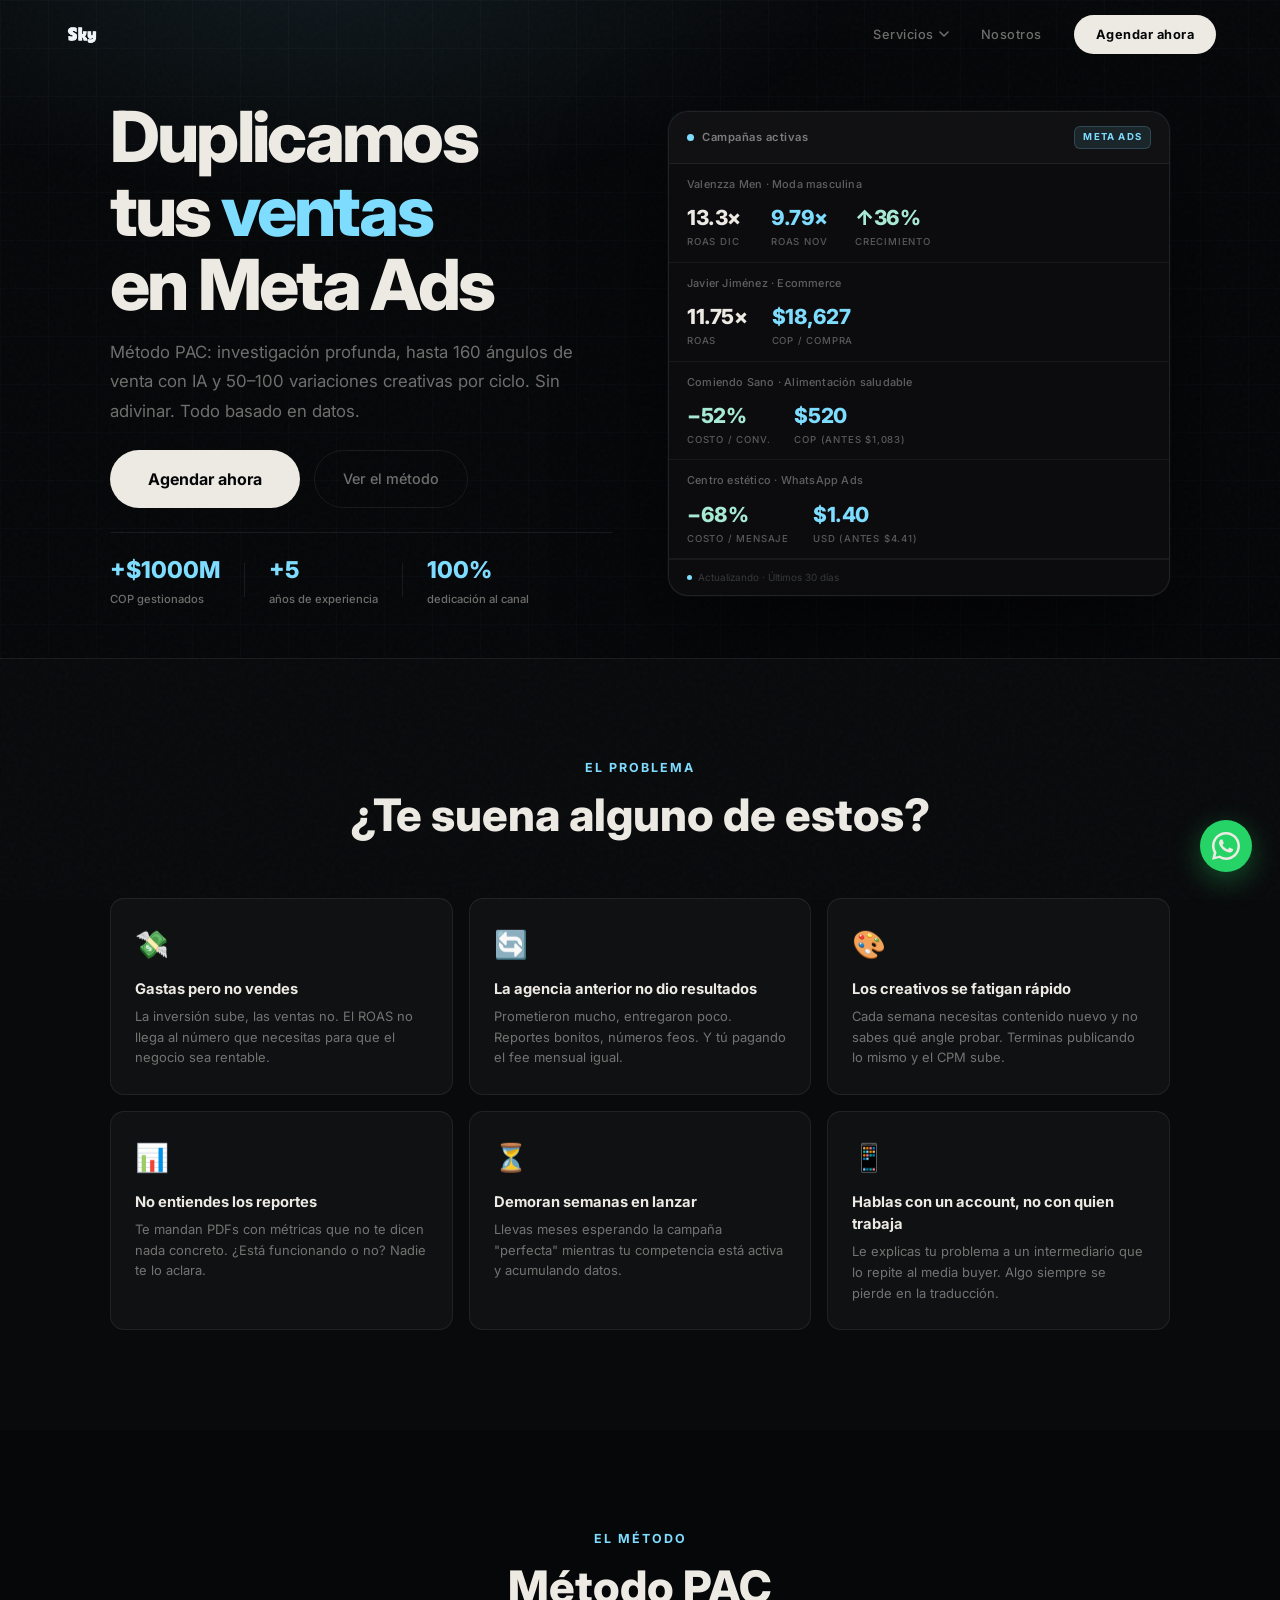
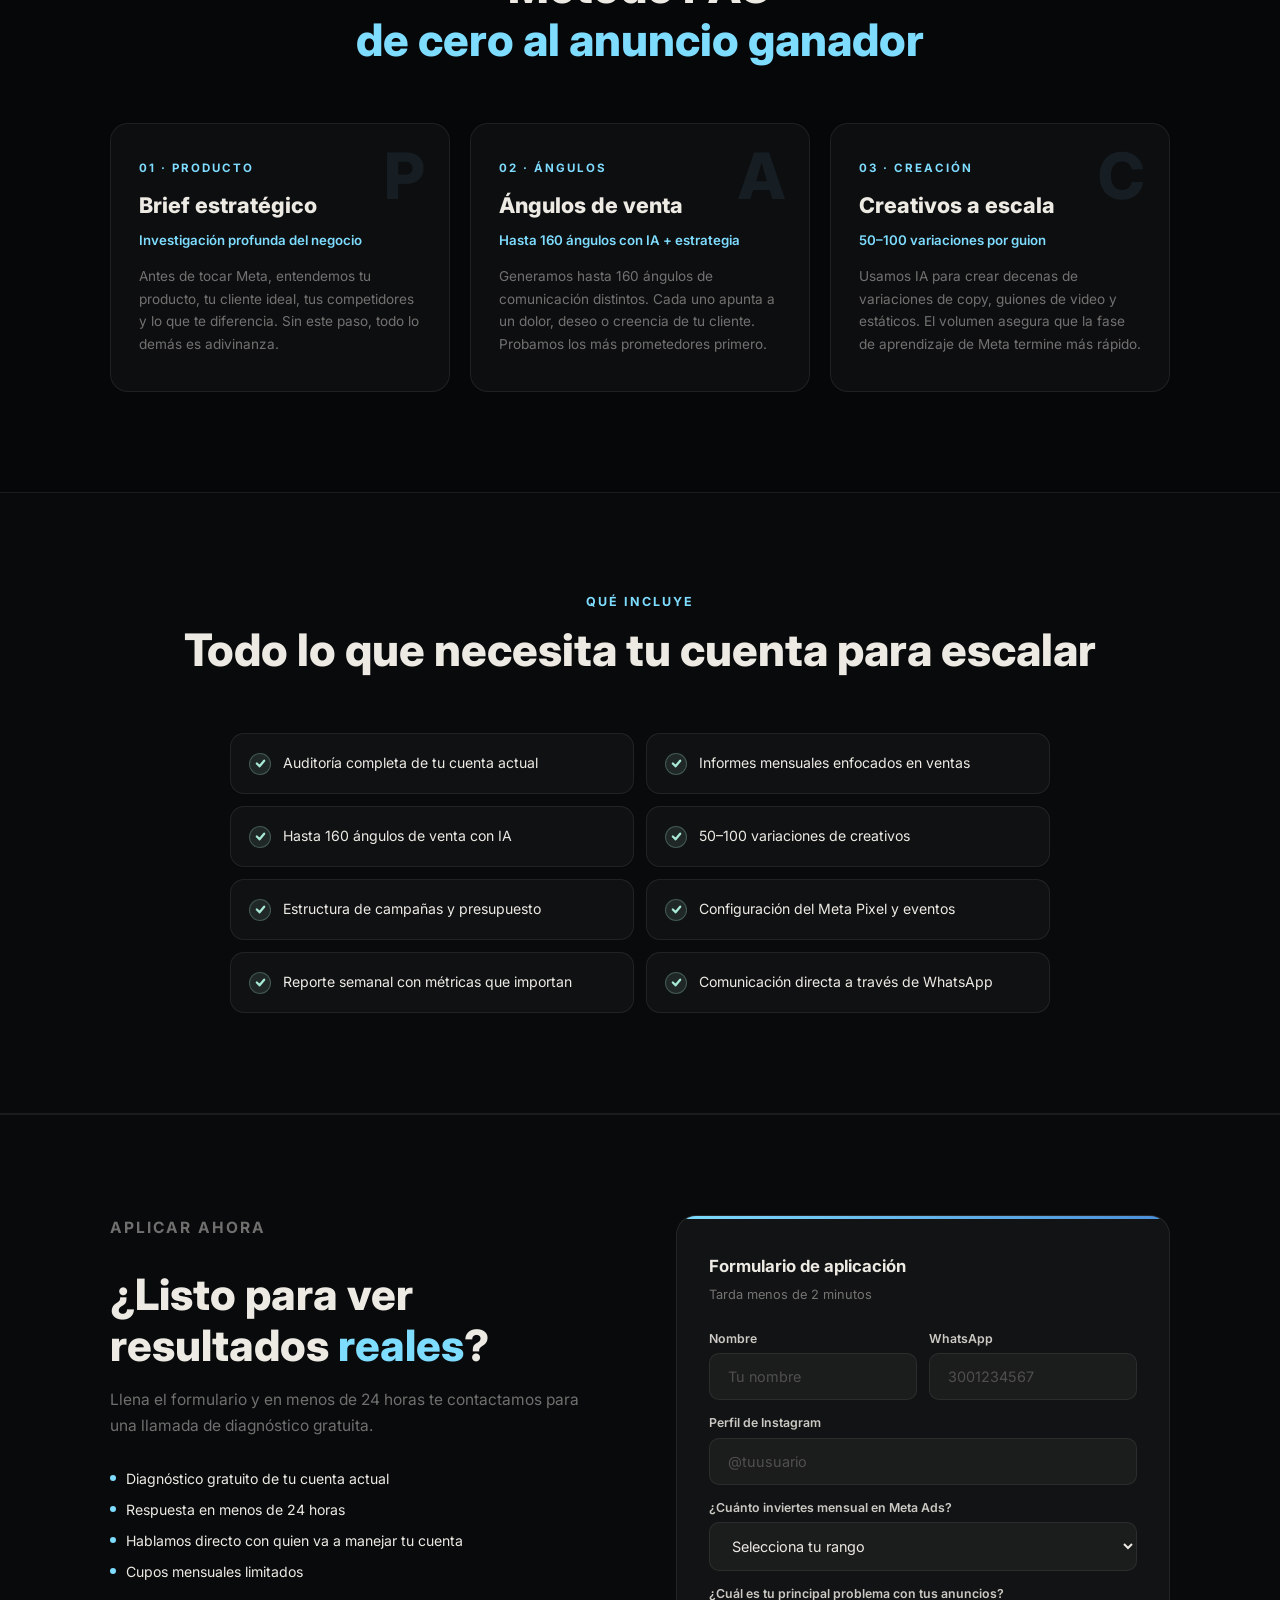
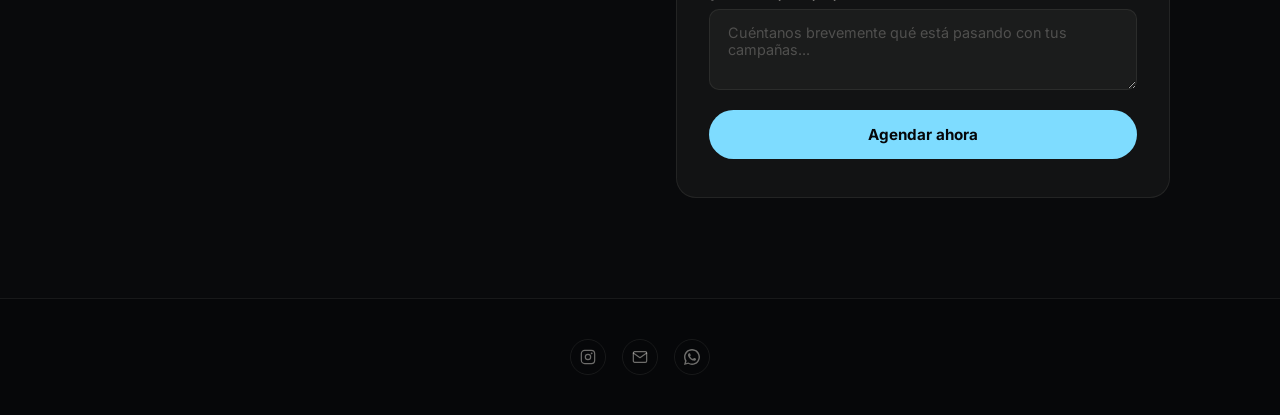
<file: index.html>
﻿<!DOCTYPE html>
<html lang="es">
<head>
  <meta charset="UTF-8" />
  <meta name="viewport" content="width=device-width, initial-scale=1.0" />
  <link rel="icon" type="image/png" href="favicon.png" />
  <link rel="apple-touch-icon" href="favicon.png" />
  <title>Meta Ads para Ecommerce | Sky Marketing</title>
  <meta name="description" content="Duplica las ventas de tu tienda online con Meta Ads. Método PAC: investigación, ángulos e IA. Sky Marketing, Colombia." />
  <!-- Meta Pixel Code -->
  <script>
  !function(f,b,e,v,n,t,s)
  {if(f.fbq)return;n=f.fbq=function(){n.callMethod?
  n.callMethod.apply(n,arguments):n.queue.push(arguments)};
  if(!f._fbq)f._fbq=n;n.push=n;n.loaded=!0;n.version='2.0';
  n.queue=[];t=b.createElement(e);t.async=!0;
  t.src=v;s=b.getElementsByTagName(e)[0];
  s.parentNode.insertBefore(t,s)}(window, document,'script',
  'https://connect.facebook.net/en_US/fbevents.js');
  fbq('init', '1989953454951930');
  fbq('track', 'PageView');
  </script>
  <noscript><img height="1" width="1" style="display:none"
  src="https://www.facebook.com/tr?id=1989953454951930&ev=PageView&noscript=1"
  /></noscript>
  <!-- End Meta Pixel Code -->
  <link rel="preconnect" href="https://fonts.googleapis.com" />
  <link rel="preconnect" href="https://fonts.gstatic.com" crossorigin />
  <link rel="preload" as="style" href="https://fonts.googleapis.com/css2?family=Inter:wght@400;500;600;700;800&display=swap" onload="this.onload=null;this.rel='stylesheet'" />
  <noscript><link href="https://fonts.googleapis.com/css2?family=Inter:wght@400;500;600;700;800&display=swap" rel="stylesheet" /></noscript>
  <link rel="stylesheet" href="css/dark.css" />
  <style>
    /* ── HERO ── */
    .lp-hero {
      padding: 100px 5% 50px;
      position: relative; overflow: hidden;
    }
    .lp-hero::before {
      content: '';
      position: absolute; inset: 0;
      background: radial-gradient(ellipse 65% 55% at 25% -5%, rgba(126,220,255,0.09) 0%, transparent 65%);
      pointer-events: none;
    }
    .lp-hero::after {
      content: '';
      position: absolute; inset: 0;
      background-image:
        linear-gradient(rgba(126,220,255,0.025) 1px, transparent 1px),
        linear-gradient(90deg, rgba(126,220,255,0.025) 1px, transparent 1px);
      background-size: 48px 48px;
      pointer-events: none;
    }
    .lp-hero-inner {
      position: relative; z-index: 1;
      max-width: 1060px; margin: 0 auto;
      display: grid; grid-template-columns: 1fr 1fr; gap: 56px; align-items: center;
    }
    .lp-badge {
      display: inline-flex; align-items: center; gap: 8px;
      background: rgba(126,220,255,0.08);
      border: 1px solid rgba(126,220,255,0.20);
      border-radius: 100px; padding: 7px 18px;
      font-size: 0.78rem; font-weight: 600; letter-spacing: 1.5px;
      color: var(--sky); text-transform: uppercase; margin-bottom: 26px;
    }
    .lp-badge-dot {
      width: 6px; height: 6px; border-radius: 50%;
      background: var(--sky);
      animation: pulse 1.8s ease-in-out infinite;
    }
    @keyframes pulse {
      0%, 100% { opacity: 1; transform: scale(1); }
      50%       { opacity: 0.4; transform: scale(0.7); }
    }
    .lp-h1 {
      font-size: clamp(2.7rem, 5.8vw, 4.4rem);
      font-weight: 800; line-height: 1.05; margin-bottom: 16px;
      letter-spacing: -0.04em;
    }
    .lp-h1 span { color: var(--sky); }
    .lp-sub {
      font-size: clamp(0.95rem, 1.5vw, 1.05rem);
      color: var(--gray); line-height: 1.75;
      margin-bottom: 24px;
    }
    .lp-cta-row {
      display: flex; align-items: center;
      gap: 14px; flex-wrap: wrap;
    }
    .btn-hero-primary {
      background: var(--white); color: var(--black);
      font-family: 'Inter', sans-serif; font-weight: 700; font-size: 1rem;
      padding: 17px 38px; border-radius: 100px;
      transition: background var(--t), transform var(--t), box-shadow var(--t);
      white-space: nowrap;
    }
    .btn-hero-primary:hover {
      background: var(--sky); transform: translateY(-2px);
      box-shadow: 0 12px 36px rgba(126,220,255,0.28);
    }
    .btn-hero-ghost {
      border: 1px solid var(--border);
      color: var(--gray); background: transparent;
      font-family: 'Inter', sans-serif; font-weight: 500; font-size: 0.9rem;
      padding: 17px 28px; border-radius: 100px;
      transition: border-color var(--t), color var(--t);
      white-space: nowrap;
    }
    .btn-hero-ghost:hover { border-color: rgba(240,237,232,0.35); color: var(--white); }

    .trust-row {
      display: flex; align-items: center;
      gap: 24px; flex-wrap: wrap;
      margin-top: 24px; padding-top: 20px;
      border-top: 1px solid var(--border);
    }
    .trust-item { display: flex; flex-direction: column; gap: 3px; }
    .trust-num   { font-size: 1.45rem; font-weight: 800; color: var(--sky); }
    .trust-label { font-size: 0.7rem; color: var(--gray); font-weight: 500; }
    .trust-sep   { width: 1px; height: 34px; background: var(--border); }

    /* ── HERO CARD ── */
    .hero-card {
      background: rgba(14,14,16,0.85);
      border: 1px solid rgba(237,234,228,0.1);
      border-radius: 20px; overflow: hidden;
      box-shadow: 0 40px 100px rgba(0,0,0,0.55), 0 0 0 1px rgba(126,220,255,0.04);
      backdrop-filter: blur(12px);
    }
    .hc-header {
      display: flex; align-items: center; gap: 8px;
      padding: 14px 18px;
      border-bottom: 1px solid rgba(237,234,228,0.07);
      background: rgba(237,234,228,0.02);
    }
    .hc-dot-live { width: 7px; height: 7px; border-radius: 50%; background: var(--sky); flex-shrink: 0; animation: pulse 2s ease-in-out infinite; }
    .hc-title { font-size: 0.7rem; font-weight: 600; color: rgba(237,234,228,0.5); flex: 1; letter-spacing: 0.5px; }
    .hc-badge {
      font-size: 0.6rem; font-weight: 700; letter-spacing: 1.2px;
      text-transform: uppercase; color: var(--sky);
      background: rgba(126,220,255,0.10); border: 1px solid rgba(126,220,255,0.2);
      border-radius: 6px; padding: 3px 8px;
    }
    .hc-row {
      padding: 12px 18px;
      border-bottom: 1px solid rgba(237,234,228,0.06);
    }
    .hc-row:last-of-type { border-bottom: none; }
    .hc-client {
      font-size: 0.68rem; color: rgba(237,234,228,0.38); font-weight: 500;
      margin-bottom: 10px; letter-spacing: 0.2px;
    }
    .hc-metrics { display: flex; gap: 24px; }
    .hc-metric { display: flex; flex-direction: column; gap: 2px; min-width: 60px; }
    .hc-val { font-size: 1.3rem; font-weight: 800; letter-spacing: -0.02em; }
    .hc-val.green { color: var(--mint); }
    .hc-val.sky   { color: var(--sky); }
    .hc-val.white { color: var(--white); }
    .hc-key { font-size: 0.6rem; color: rgba(237,234,228,0.35); font-weight: 500; text-transform: uppercase; letter-spacing: 0.8px; }
    .hc-footer {
      padding: 10px 18px;
      border-top: 1px solid rgba(237,234,228,0.06);
      font-size: 0.62rem; color: rgba(237,234,228,0.2);
      display: flex; align-items: center; gap: 6px;
    }
    .hcf-dot { width: 5px; height: 5px; border-radius: 50%; background: var(--sky); animation: pulse 2.5s ease-in-out infinite; }

    @media (max-width: 820px) {
      .lp-hero-inner { grid-template-columns: 1fr; gap: 48px; }
      .hero-card { display: none; }
    }

    /* ── PROBLEM ── */
    .lp-problem {
      padding: 100px 5%;
      background: rgba(240,237,232,0.01);
      border-top: 1px solid var(--border);
    }
    .lp-section-inner { max-width: 1060px; margin: 0 auto; }
    .section-eyebrow {
      font-size: 0.78rem; font-weight: 700; letter-spacing: 2px;
      text-transform: uppercase; color: var(--sky);
      text-align: center; margin-bottom: 12px;
    }
    .section-title {
      font-size: clamp(1.8rem, 3.8vw, 2.8rem);
      font-weight: 800; text-align: center; line-height: 1.18; margin-bottom: 56px;
    }
    .section-title span { color: var(--sky); }

    .pain-grid { display: grid; grid-template-columns: repeat(3, 1fr); gap: 16px; }
    .pain-card {
      background: rgba(240,237,232,0.03);
      border: 1px solid var(--border);
      border-radius: var(--radius); padding: 26px 24px;
      transition: border-color var(--t), background var(--t);
    }
    .pain-card:hover {
      border-color: rgba(126,220,255,0.18);
      background: rgba(240,237,232,0.05);
    }
    .pain-icon  { font-size: 1.7rem; margin-bottom: 12px; }
    .pain-title { font-size: 0.92rem; font-weight: 700; margin-bottom: 6px; }
    .pain-desc  { font-size: 0.81rem; color: var(--gray); line-height: 1.6; }

    /* ── METHOD PAC ── */
    .lp-method { padding: 100px 5%; }
    .pac-grid {
      display: grid; grid-template-columns: repeat(3, 1fr); gap: 20px;
      margin-top: 56px;
    }
    .pac-card {
      background: rgba(240,237,232,0.03);
      border: 1px solid var(--border);
      border-radius: 18px; padding: 36px 28px;
      position: relative; overflow: hidden;
      transition: border-color var(--t), transform var(--t);
    }
    .pac-card:hover {
      border-color: rgba(126,220,255,0.22);
      transform: translateY(-4px);
    }
    .pac-letter {
      font-size: 4rem; font-weight: 800; line-height: 1;
      color: rgba(126,220,255,0.08); position: absolute;
      top: 20px; right: 24px; pointer-events: none;
    }
    .pac-num {
      font-size: 0.72rem; font-weight: 700; letter-spacing: 2px;
      text-transform: uppercase; color: var(--sky); margin-bottom: 12px;
    }
    .pac-name { font-size: 1.35rem; font-weight: 800; margin-bottom: 10px; }
    .pac-sub  { font-size: 0.83rem; color: var(--sky); font-weight: 600; margin-bottom: 14px; }
    .pac-desc { font-size: 0.85rem; color: var(--gray); line-height: 1.65; }

    /* ── INCLUYE ── */
    .lp-includes {
      padding: 100px 5%;
      background: rgba(240,237,232,0.01);
      border-top: 1px solid var(--border);
      border-bottom: 1px solid var(--border);
    }
    .includes-grid {
      display: grid; grid-template-columns: repeat(2, 1fr); gap: 12px;
      max-width: 820px; margin: 48px auto 0;
    }
    .include-item {
      display: flex; align-items: flex-start; gap: 12px;
      padding: 18px; background: rgba(240,237,232,0.03);
      border: 1px solid var(--border); border-radius: var(--radius);
    }
    .inc-check {
      flex-shrink: 0; width: 22px; height: 22px; border-radius: 50%;
      background: rgba(167,233,210,0.10);
      border: 1px solid rgba(167,233,210,0.25);
      display: flex; align-items: center; justify-content: center;
      margin-top: 1px; color: var(--mint);
    }
    .inc-check svg { width: 11px; height: 11px; }
    .include-text { font-size: 0.88rem; color: var(--white); line-height: 1.5; }

    /* ── TESTIMONIALS ── */
    .lp-testimonials { padding: 100px 5%; text-align: center; }
    .testimonials-grid {
      display: grid; grid-template-columns: repeat(3, 1fr); gap: 20px;
      margin-top: 48px;
    }
    .testi-card {
      background: rgba(240,237,232,0.03);
      border: 1px solid var(--border);
      border-radius: var(--radius); padding: 28px 24px; text-align: left;
    }
    .testi-stars  { color: #FBB040; font-size: 0.85rem; margin-bottom: 14px; letter-spacing: 2px; }
    .testi-text   { font-size: 0.88rem; color: var(--gray); line-height: 1.7; margin-bottom: 20px; font-style: italic; }
    .testi-author { display: flex; align-items: center; gap: 10px; }
    .testi-avatar {
      width: 36px; height: 36px; border-radius: 50%;
      background: linear-gradient(135deg, var(--sky), var(--blue));
      display: flex; align-items: center; justify-content: center;
      font-size: 0.8rem; font-weight: 800; color: var(--black); flex-shrink: 0;
    }
    .testi-name  { font-size: 0.85rem; font-weight: 700; }
    .testi-brand { font-size: 0.73rem; color: var(--gray); }

    /* ── FORM SECTION ── */
    .lp-form-section {
      padding: 100px 5%;
      background: rgba(240,237,232,0.01);
      border-top: 1px solid var(--border);
    }
    .lp-form-inner {
      max-width: 1060px; margin: 0 auto;
      display: grid; grid-template-columns: 1fr 1fr;
      gap: 72px; align-items: start;
    }
    .form-left h2 {
      font-size: clamp(1.8rem, 3.5vw, 2.7rem);
      font-weight: 800; line-height: 1.18; margin-bottom: 16px;
    }
    .form-left h2 span { color: var(--sky); }
    .form-left p {
      font-size: 0.97rem; color: var(--gray); line-height: 1.7; margin-bottom: 28px;
    }
    .form-features { list-style: none; display: flex; flex-direction: column; gap: 10px; }
    .form-features li {
      display: flex; align-items: center; gap: 10px;
      font-size: 0.88rem; color: var(--white);
    }
    .form-features li::before {
      content: ''; flex-shrink: 0; width: 6px; height: 6px; border-radius: 50%;
      background: var(--sky);
    }

    .lp-form-card {
      background: rgba(240,237,232,0.04);
      border: 1px solid var(--border);
      border-radius: 20px; padding: 38px 32px;
      position: relative; overflow: hidden;
    }
    .lp-form-card::before {
      content: '';
      position: absolute; top: 0; left: 0; right: 0; height: 3px;
      background: linear-gradient(90deg, var(--sky), var(--blue));
    }
    .form-card-title { font-size: 1.05rem; font-weight: 700; margin-bottom: 6px; }
    .form-card-sub   { font-size: 0.8rem; color: var(--gray); margin-bottom: 26px; }

    .form-group {
      display: flex; flex-direction: column; gap: 5px; margin-bottom: 14px;
    }
    .form-group label {
      font-size: 0.77rem; font-weight: 600; color: var(--white); opacity: 0.85;
    }
    .form-group input,
    .form-group select { font-family: 'Inter', sans-serif; }
    .form-row-2 { display: grid; grid-template-columns: 1fr 1fr; gap: 12px; }

    .btn-form-submit {
      width: 100%; padding: 15px;
      background: var(--sky); color: var(--black);
      font-family: 'Inter', sans-serif; font-weight: 700; font-size: 0.95rem;
      border: none; border-radius: 100px; cursor: pointer;
      transition: background var(--t), transform var(--t), box-shadow var(--t);
      margin-top: 6px;
    }
    .btn-form-submit:hover {
      background: #a8eaff; transform: translateY(-2px);
      box-shadow: 0 10px 28px rgba(126,220,255,0.25);
    }
    .btn-form-submit:disabled { opacity: 0.6; cursor: not-allowed; transform: none; }
    .form-note { font-size: 0.72rem; color: var(--gray); text-align: center; margin-top: 10px; }


    @media (max-width: 768px) {
      .pain-grid         { grid-template-columns: 1fr; }
      .pac-grid          { grid-template-columns: 1fr; }
      .includes-grid     { grid-template-columns: 1fr; }
      .testimonials-grid { grid-template-columns: 1fr; }
      .lp-form-inner     { grid-template-columns: 1fr; gap: 40px; }
      .form-row-2        { grid-template-columns: 1fr; }
      .trust-sep         { display: none; }
    }
    @media (max-width: 640px) {
      .lp-hero    { padding: 100px 5% 60px; }
      .lp-problem, .lp-method, .lp-includes,
      .lp-testimonials, .lp-form-section { padding: 60px 5%; }
      .section-title { margin-bottom: 36px; }
    }
  </style>
</head>
<body>

  <nav class="nav" id="mainNav">
    <a href="index.html" class="nav-logo">
      <img src="assets/logo-light.png" alt="Sky Marketing"
           onerror="this.style.display='none';this.nextElementSibling.style.display='block'" />
      <span class="logo-fallback">Sky</span>
    </a>
    <div class="nav-links">
      <div class="nav-drop-wrap">
        <a href="servicios.html" class="nav-link nav-has-drop">
          Servicios
          <svg width="10" height="7" viewBox="0 0 10 7" fill="none" stroke="currentColor" stroke-width="1.6" stroke-linecap="round" stroke-linejoin="round"><path d="M1 1l4 4 4-4"/></svg>
        </a>
        <div class="nav-dropdown">
          <div class="nav-drop-inner">
            <a href="servicios.html" class="nav-drop-item"><span class="nav-drop-name">Meta Ads</span><span class="nav-drop-desc">Método PAC · Facebook e Instagram Ads para ecommerce</span></a>
            <a href="servicios.html" class="nav-drop-item"><span class="nav-drop-name">Páginas Web</span><span class="nav-drop-desc">Shopify y WhatsApp Business para marcas que venden online</span></a>
            <a href="servicios.html" class="nav-drop-item"><span class="nav-drop-name">Contenido Orgánico</span><span class="nav-drop-desc">Estrategia de contenido para Instagram</span></a>
          </div>
        </div>
      </div>
      <a href="nosotros.html" class="nav-link">Nosotros</a>
      <a href="#lp-form" class="nav-cta">Agendar ahora</a>
    </div>
    <button class="hamburger" id="hamburger" aria-label="Menú"><span></span><span></span><span></span></button>
  </nav>

  <div class="mobile-menu" id="mobileMenu">
    <a href="servicios.html">Servicios</a>
    <a href="nosotros.html">Nosotros</a>
    <a href="#lp-form" class="btn-sky" style="font-size:1rem;padding:14px 36px;border-radius:100px;">Agendar ahora</a>
  </div>

  <!-- Hero -->
  <section class="lp-hero">
    <div class="lp-hero-inner">

      <!-- Left: Text -->
      <div class="lp-hero-text">
        <h1 class="lp-h1">
          Duplicamos<br/>tus <span>ventas</span><br/>en Meta Ads
        </h1>
        <p class="lp-sub">
          Método PAC: investigación profunda, hasta 160 ángulos de venta con IA y 50–100 variaciones creativas por ciclo. Sin adivinar. Todo basado en datos.
        </p>
        <div class="lp-cta-row">
          <a href="#lp-form" class="btn-hero-primary">Agendar ahora</a>
          <a href="#metodo" class="btn-hero-ghost">Ver el método</a>
        </div>
        <div class="trust-row">
          <div class="trust-item">
            <span class="trust-num">+$1000M</span>
            <span class="trust-label">COP gestionados</span>
          </div>
          <div class="trust-sep"></div>
          <div class="trust-item">
            <span class="trust-num">+5</span>
            <span class="trust-label">años de experiencia</span>
          </div>
          <div class="trust-sep"></div>
          <div class="trust-item">
            <span class="trust-num">100%</span>
            <span class="trust-label">dedicación al canal</span>
          </div>
        </div>
      </div>

      <!-- Right: Results card -->
      <div class="hero-card">
        <div class="hc-header">
          <span class="hc-dot-live"></span>
          <span class="hc-title">Campañas activas</span>
          <span class="hc-badge">Meta Ads</span>
        </div>

        <div class="hc-row">
          <div class="hc-client">Valenzza Men · Moda masculina</div>
          <div class="hc-metrics">
            <div class="hc-metric">
              <span class="hc-val white">13.3×</span>
              <span class="hc-key">ROAS dic</span>
            </div>
            <div class="hc-metric">
              <span class="hc-val sky">9.79×</span>
              <span class="hc-key">ROAS nov</span>
            </div>
            <div class="hc-metric">
              <span class="hc-val green">↑36%</span>
              <span class="hc-key">Crecimiento</span>
            </div>
          </div>
        </div>

        <div class="hc-row">
          <div class="hc-client">Javier Jiménez · Ecommerce</div>
          <div class="hc-metrics">
            <div class="hc-metric">
              <span class="hc-val white">11.75×</span>
              <span class="hc-key">ROAS</span>
            </div>
            <div class="hc-metric">
              <span class="hc-val sky">$18,627</span>
              <span class="hc-key">COP / compra</span>
            </div>
          </div>
        </div>

        <div class="hc-row">
          <div class="hc-client">Comiendo Sano · Alimentación saludable</div>
          <div class="hc-metrics">
            <div class="hc-metric">
              <span class="hc-val green">−52%</span>
              <span class="hc-key">Costo / conv.</span>
            </div>
            <div class="hc-metric">
              <span class="hc-val sky">$520</span>
              <span class="hc-key">COP (antes $1,083)</span>
            </div>
          </div>
        </div>

        <div class="hc-row">
          <div class="hc-client">Centro estético · WhatsApp Ads</div>
          <div class="hc-metrics">
            <div class="hc-metric">
              <span class="hc-val green">−68%</span>
              <span class="hc-key">Costo / mensaje</span>
            </div>
            <div class="hc-metric">
              <span class="hc-val sky">$1.40</span>
              <span class="hc-key">USD (antes $4.41)</span>
            </div>
          </div>
        </div>

        <div class="hc-footer">
          <span class="hcf-dot"></span>
          Actualizando · Últimos 30 días
        </div>
      </div>

    </div>
  </section>

  <!-- Problem -->
  <section class="lp-problem">
    <div class="lp-section-inner">
      <p class="section-eyebrow">El problema</p>
      <h2 class="section-title">¿Te suena alguno de estos?</h2>
      <div class="pain-grid">
        <div class="pain-card">
          <div class="pain-icon">💸</div>
          <p class="pain-title">Gastas pero no vendes</p>
          <p class="pain-desc">La inversión sube, las ventas no. El ROAS no llega al número que necesitas para que el negocio sea rentable.</p>
        </div>
        <div class="pain-card">
          <div class="pain-icon">🔄</div>
          <p class="pain-title">La agencia anterior no dio resultados</p>
          <p class="pain-desc">Prometieron mucho, entregaron poco. Reportes bonitos, números feos. Y tú pagando el fee mensual igual.</p>
        </div>
        <div class="pain-card">
          <div class="pain-icon">🎨</div>
          <p class="pain-title">Los creativos se fatigan rápido</p>
          <p class="pain-desc">Cada semana necesitas contenido nuevo y no sabes qué angle probar. Terminas publicando lo mismo y el CPM sube.</p>
        </div>
        <div class="pain-card">
          <div class="pain-icon">📊</div>
          <p class="pain-title">No entiendes los reportes</p>
          <p class="pain-desc">Te mandan PDFs con métricas que no te dicen nada concreto. ¿Está funcionando o no? Nadie te lo aclara.</p>
        </div>
        <div class="pain-card">
          <div class="pain-icon">⏳</div>
          <p class="pain-title">Demoran semanas en lanzar</p>
          <p class="pain-desc">Llevas meses esperando la campaña "perfecta" mientras tu competencia está activa y acumulando datos.</p>
        </div>
        <div class="pain-card">
          <div class="pain-icon">📱</div>
          <p class="pain-title">Hablas con un account, no con quien trabaja</p>
          <p class="pain-desc">Le explicas tu problema a un intermediario que lo repite al media buyer. Algo siempre se pierde en la traducción.</p>
        </div>
      </div>
    </div>
  </section>

  <!-- Method PAC -->
  <section class="lp-method" id="metodo">
    <div class="lp-section-inner">
      <p class="section-eyebrow">El método</p>
      <h2 class="section-title">Método PAC<br/><span>de cero al anuncio ganador</span></h2>
      <div class="pac-grid">
        <div class="pac-card">
          <span class="pac-letter">P</span>
          <p class="pac-num">01 · Producto</p>
          <h3 class="pac-name">Brief estratégico</h3>
          <p class="pac-sub">Investigación profunda del negocio</p>
          <p class="pac-desc">
            Antes de tocar Meta, entendemos tu producto, tu cliente ideal, tus competidores y lo que
            te diferencia. Sin este paso, todo lo demás es adivinanza.
          </p>
        </div>
        <div class="pac-card">
          <span class="pac-letter">A</span>
          <p class="pac-num">02 · Ángulos</p>
          <h3 class="pac-name">Ángulos de venta</h3>
          <p class="pac-sub">Hasta 160 ángulos con IA + estrategia</p>
          <p class="pac-desc">
            Generamos hasta 160 ángulos de comunicación distintos. Cada uno apunta a un dolor,
            deseo o creencia de tu cliente. Probamos los más prometedores primero.
          </p>
        </div>
        <div class="pac-card">
          <span class="pac-letter">C</span>
          <p class="pac-num">03 · Creación</p>
          <h3 class="pac-name">Creativos a escala</h3>
          <p class="pac-sub">50–100 variaciones por guion</p>
          <p class="pac-desc">
            Usamos IA para crear decenas de variaciones de copy, guiones de video y estáticos.
            El volumen asegura que la fase de aprendizaje de Meta termine más rápido.
          </p>
        </div>
      </div>
    </div>
  </section>

  <!-- Includes -->
  <section class="lp-includes">
    <div class="lp-section-inner">
      <p class="section-eyebrow">Qué incluye</p>
      <h2 class="section-title">Todo lo que necesita tu cuenta para escalar</h2>
      <div class="includes-grid">
        <div class="include-item">
          <div class="inc-check">
            <svg viewBox="0 0 12 12" fill="none" stroke="currentColor" stroke-width="2.5" stroke-linecap="round" stroke-linejoin="round">
              <polyline points="10 3 5 9 2 6"/>
            </svg>
          </div>
          <span class="include-text">Auditoría completa de tu cuenta actual</span>
        </div>
        <div class="include-item">
          <div class="inc-check">
            <svg viewBox="0 0 12 12" fill="none" stroke="currentColor" stroke-width="2.5" stroke-linecap="round" stroke-linejoin="round">
              <polyline points="10 3 5 9 2 6"/>
            </svg>
          </div>
          <span class="include-text">Informes mensuales enfocados en ventas</span>
        </div>
        <div class="include-item">
          <div class="inc-check">
            <svg viewBox="0 0 12 12" fill="none" stroke="currentColor" stroke-width="2.5" stroke-linecap="round" stroke-linejoin="round">
              <polyline points="10 3 5 9 2 6"/>
            </svg>
          </div>
          <span class="include-text">Hasta 160 ángulos de venta con IA</span>
        </div>
        <div class="include-item">
          <div class="inc-check">
            <svg viewBox="0 0 12 12" fill="none" stroke="currentColor" stroke-width="2.5" stroke-linecap="round" stroke-linejoin="round">
              <polyline points="10 3 5 9 2 6"/>
            </svg>
          </div>
          <span class="include-text">50–100 variaciones de creativos</span>
        </div>
        <div class="include-item">
          <div class="inc-check">
            <svg viewBox="0 0 12 12" fill="none" stroke="currentColor" stroke-width="2.5" stroke-linecap="round" stroke-linejoin="round">
              <polyline points="10 3 5 9 2 6"/>
            </svg>
          </div>
          <span class="include-text">Estructura de campañas y presupuesto</span>
        </div>
        <div class="include-item">
          <div class="inc-check">
            <svg viewBox="0 0 12 12" fill="none" stroke="currentColor" stroke-width="2.5" stroke-linecap="round" stroke-linejoin="round">
              <polyline points="10 3 5 9 2 6"/>
            </svg>
          </div>
          <span class="include-text">Configuración del Meta Pixel y eventos</span>
        </div>
        <div class="include-item">
          <div class="inc-check">
            <svg viewBox="0 0 12 12" fill="none" stroke="currentColor" stroke-width="2.5" stroke-linecap="round" stroke-linejoin="round">
              <polyline points="10 3 5 9 2 6"/>
            </svg>
          </div>
          <span class="include-text">Reporte semanal con métricas que importan</span>
        </div>
        <div class="include-item">
          <div class="inc-check">
            <svg viewBox="0 0 12 12" fill="none" stroke="currentColor" stroke-width="2.5" stroke-linecap="round" stroke-linejoin="round">
              <polyline points="10 3 5 9 2 6"/>
            </svg>
          </div>
          <span class="include-text">Comunicación directa a través de WhatsApp</span>
        </div>
      </div>
    </div>
  </section>

  <!-- Form -->
  <section class="lp-form-section" id="lp-form">
    <div class="lp-form-inner">
      <div class="form-left">
        <p class="section-eyebrow" style="text-align:left;">Aplicar ahora</p>
        <h2>¿Listo para ver<br/>resultados <span>reales</span>?</h2>
        <p>
          Llena el formulario y en menos de 24 horas te contactamos para una llamada
          de diagnóstico gratuita.
        </p>
        <ul class="form-features">
          <li>Diagnóstico gratuito de tu cuenta actual</li>
          <li>Respuesta en menos de 24 horas</li>
          <li>Hablamos directo con quien va a manejar tu cuenta</li>
          <li>Cupos mensuales limitados</li>
        </ul>
      </div>

      <div class="lp-form-card">
        <h3 class="form-card-title">Formulario de aplicación</h3>
        <p class="form-card-sub">Tarda menos de 2 minutos</p>

        <form id="lpForm" novalidate>
          <div class="form-row-2">
            <div class="form-group">
              <label for="lp-name">Nombre</label>
              <input type="text" id="lp-name" name="name" placeholder="Tu nombre" required class="field-input" />
            </div>
            <div class="form-group">
              <label for="lp-wa">WhatsApp</label>
              <input type="tel" id="lp-wa" name="whatsapp" placeholder="3001234567" required class="field-input" />
            </div>
          </div>

          <div class="form-group">
            <label for="lp-instagram">Perfil de Instagram</label>
            <input type="text" id="lp-instagram" name="instagram" placeholder="@tuusuario" class="field-input" />
          </div>

          <div class="form-group">
            <label for="lp-budget">¿Cuánto inviertes mensual en Meta Ads?</label>
            <select id="lp-budget" name="budget" required class="field-input">
              <option value="" disabled selected>Selecciona tu rango</option>
              <option value="menos3m">Menos de $3M COP</option>
              <option value="3a12m">$3M – $12M COP</option>
              <option value="12a50m">$12M – $50M COP</option>
              <option value="mas50m">Más de $50M COP</option>
            </select>
          </div>

          <div class="no-califica-msg" id="noCalificaMsg" style="display:none; font-size:0.82rem; color:rgba(251,176,64,0.9); background:rgba(251,176,64,0.07); border:1px solid rgba(251,176,64,0.2); border-radius:8px; padding:10px 14px; margin-bottom:12px;">
            Con ese presupuesto aún no podemos garantizar resultados reales.
            <a href="no-califica.html" style="color:#FBB040; text-decoration:underline;">Te dejamos recursos gratuitos →</a>
          </div>

          <div class="form-group" style="margin-top:4px;">
            <label for="lp-goal">¿Cuál es tu principal problema con tus anuncios?</label>
            <textarea id="lp-goal" name="goal" class="field-input" placeholder="Cuéntanos brevemente qué está pasando con tus campañas..." rows="3"></textarea>
          </div>

          <button type="submit" class="btn-form-submit" id="lpSubmitBtn">Agendar ahora</button>
        </form>

        <div id="lpSuccess" style="display:none; text-align:center; padding:32px 0 12px;">
          <div style="width:56px;height:56px;border-radius:50%;background:rgba(126,220,255,0.10);border:2px solid rgba(126,220,255,0.25);display:flex;align-items:center;justify-content:center;margin:0 auto 16px;">
            <svg width="26" height="26" viewBox="0 0 24 24" fill="none" stroke="#7EDCFF" stroke-width="2.5" stroke-linecap="round" stroke-linejoin="round"><polyline points="20 6 9 17 4 12"/></svg>
          </div>
          <h3 style="font-size:1.05rem;font-weight:700;margin-bottom:8px;">¡Aplicación recibida!</h3>
          <p style="font-size:0.85rem;color:var(--gray);">Te contactamos en menos de 24 horas por WhatsApp.</p>
        </div>
      </div>
    </div>
  </section>

  <!-- Footer -->
  <footer class="footer">
    <div class="footer-social">
      <a href="https://www.instagram.com/skymarketing.co/" target="_blank" rel="noopener" aria-label="Instagram">
        <svg width="16" height="16" viewBox="0 0 24 24" fill="none" stroke="currentColor" stroke-width="1.8" stroke-linecap="round" stroke-linejoin="round"><rect x="2" y="2" width="20" height="20" rx="5" ry="5"/><circle cx="12" cy="12" r="4"/><circle cx="17.5" cy="6.5" r="0.5" fill="currentColor"/></svg>
      </a>
      <a href="mailto:sky.marketingads@gmail.com" aria-label="Email">
        <svg width="16" height="16" viewBox="0 0 24 24" fill="none" stroke="currentColor" stroke-width="1.8" stroke-linecap="round" stroke-linejoin="round"><path d="M4 4h16c1.1 0 2 .9 2 2v12c0 1.1-.9 2-2 2H4c-1.1 0-2-.9-2-2V6c0-1.1.9-2 2-2z"/><polyline points="22,6 12,13 2,6"/></svg>
      </a>
      <a href="https://wa.me/573172945026" target="_blank" rel="noopener" aria-label="WhatsApp">
        <svg width="16" height="16" viewBox="0 0 24 24" fill="currentColor"><path d="M17.472 14.382c-.297-.149-1.758-.867-2.03-.967-.273-.099-.471-.148-.67.15-.197.297-.767.966-.94 1.164-.173.199-.347.223-.644.075-.297-.15-1.255-.463-2.39-1.475-.883-.788-1.48-1.761-1.653-2.059-.173-.297-.018-.458.13-.606.134-.133.298-.347.446-.52.149-.174.198-.298.298-.497.099-.198.05-.371-.025-.52-.075-.149-.669-1.612-.916-2.207-.242-.579-.487-.5-.669-.51-.173-.008-.371-.01-.57-.01-.198 0-.52.074-.792.372-.272.297-1.04 1.016-1.04 2.479 0 1.462 1.065 2.875 1.213 3.074.149.198 2.096 3.2 5.077 4.487.709.306 1.262.489 1.694.625.712.227 1.36.195 1.871.118.571-.085 1.758-.719 2.006-1.413.248-.694.248-1.289.173-1.413-.074-.124-.272-.198-.57-.347z"/><path d="M12 0C5.373 0 0 5.373 0 12c0 2.123.555 4.116 1.524 5.847L.057 23.882l6.197-1.624A11.937 11.937 0 0012 24c6.627 0 12-5.373 12-12S18.627 0 12 0zm0 21.818a9.808 9.808 0 01-5.001-1.374l-.36-.213-3.68.965.981-3.595-.234-.369A9.818 9.818 0 012.182 12C2.182 6.578 6.578 2.182 12 2.182S21.818 6.578 21.818 12 17.422 21.818 12 21.818z"/></svg>
      </a>
    </div>
  </footer>

  <!-- WhatsApp float -->
  <a href="https://wa.me/573172945026?text=Hola%20Sky%20Marketing%2C%20vi%20su%20landing%20y%20quiero%20saber%20m%C3%A1s." class="wa-float" target="_blank" rel="noopener" aria-label="WhatsApp">
    <svg viewBox="0 0 24 24" fill="currentColor" xmlns="http://www.w3.org/2000/svg">
      <path d="M17.472 14.382c-.297-.149-1.758-.867-2.03-.967-.273-.099-.471-.148-.67.15-.197.297-.767.966-.94 1.164-.173.199-.347.223-.644.075-.297-.15-1.255-.463-2.39-1.475-.883-.788-1.48-1.761-1.653-2.059-.173-.297-.018-.458.13-.606.134-.133.298-.347.446-.52.149-.174.198-.298.298-.497.099-.198.05-.371-.025-.52-.075-.149-.669-1.612-.916-2.207-.242-.579-.487-.5-.669-.51-.173-.008-.371-.01-.57-.01-.198 0-.52.074-.792.372-.272.297-1.04 1.016-1.04 2.479 0 1.462 1.065 2.875 1.213 3.074.149.198 2.096 3.2 5.077 4.487.709.306 1.262.489 1.694.625.712.227 1.36.195 1.871.118.571-.085 1.758-.719 2.006-1.413.248-.694.248-1.289.173-1.413-.074-.124-.272-.198-.57-.347z"/>
      <path d="M12 0C5.373 0 0 5.373 0 12c0 2.123.555 4.116 1.524 5.847L.057 23.882l6.197-1.624A11.937 11.937 0 0012 24c6.627 0 12-5.373 12-12S18.627 0 12 0zm0 21.818a9.808 9.808 0 01-5.001-1.374l-.36-.213-3.68.965.981-3.595-.234-.369A9.818 9.818 0 012.182 12C2.182 6.578 6.578 2.182 12 2.182S21.818 6.578 21.818 12 17.422 21.818 12 21.818z"/>
    </svg>
  </a>

  <script>
    const nav       = document.getElementById('mainNav');
    const hamburger = document.getElementById('hamburger');
    const mobileMenu = document.getElementById('mobileMenu');
    window.addEventListener('scroll', () => { nav.classList.toggle('scrolled', window.scrollY > 40); }, { passive: true });
    hamburger.addEventListener('click', () => mobileMenu.classList.toggle('open'));
    mobileMenu.querySelectorAll('a').forEach(a => a.addEventListener('click', () => mobileMenu.classList.remove('open')));

    const lpForm      = document.getElementById('lpForm');
    const lpSubmitBtn = document.getElementById('lpSubmitBtn');
    const lpBudget    = document.getElementById('lp-budget');
    const noCalMsg    = document.getElementById('noCalificaMsg');

    lpBudget.addEventListener('change', () => {
      noCalMsg.style.display = lpBudget.value === 'menos3m' ? 'block' : 'none';
    });

    lpForm.addEventListener('submit', async (e) => {
      e.preventDefault();
      if (lpBudget.value === 'menos3m') { window.location.href = 'no-califica.html'; return; }

      lpSubmitBtn.disabled = true;
      lpSubmitBtn.textContent = 'Enviando...';

      const name      = document.getElementById('lp-name').value.trim();
      const wa        = document.getElementById('lp-wa').value.trim();
      const instagram = document.getElementById('lp-instagram').value.trim();
      const goal      = document.getElementById('lp-goal').value.trim();
      const budget    = lpBudget.options[lpBudget.selectedIndex].text;

      try {
        const res = await fetch('https://formspree.io/f/mbdbapnp', {
          method: 'POST',
          headers: { 'Content-Type': 'application/json', 'Accept': 'application/json' },
          body: JSON.stringify({ name, whatsapp: wa, instagram, budget, goal })
        });

        if (res.ok) {
          window.location.href = `gracias.html?name=${encodeURIComponent(name)}&wa=${encodeURIComponent(wa)}`;
        } else {
          lpSubmitBtn.disabled = false;
          lpSubmitBtn.textContent = 'Agendar ahora';
          alert('Hubo un error. Por favor escríbenos por WhatsApp.');
        }
      } catch {
        lpSubmitBtn.disabled = false;
        lpSubmitBtn.textContent = 'Agendar ahora';
        alert('Sin conexión. Escríbenos por WhatsApp.');
      }
    });
  </script>
</body>
</html>
</file>
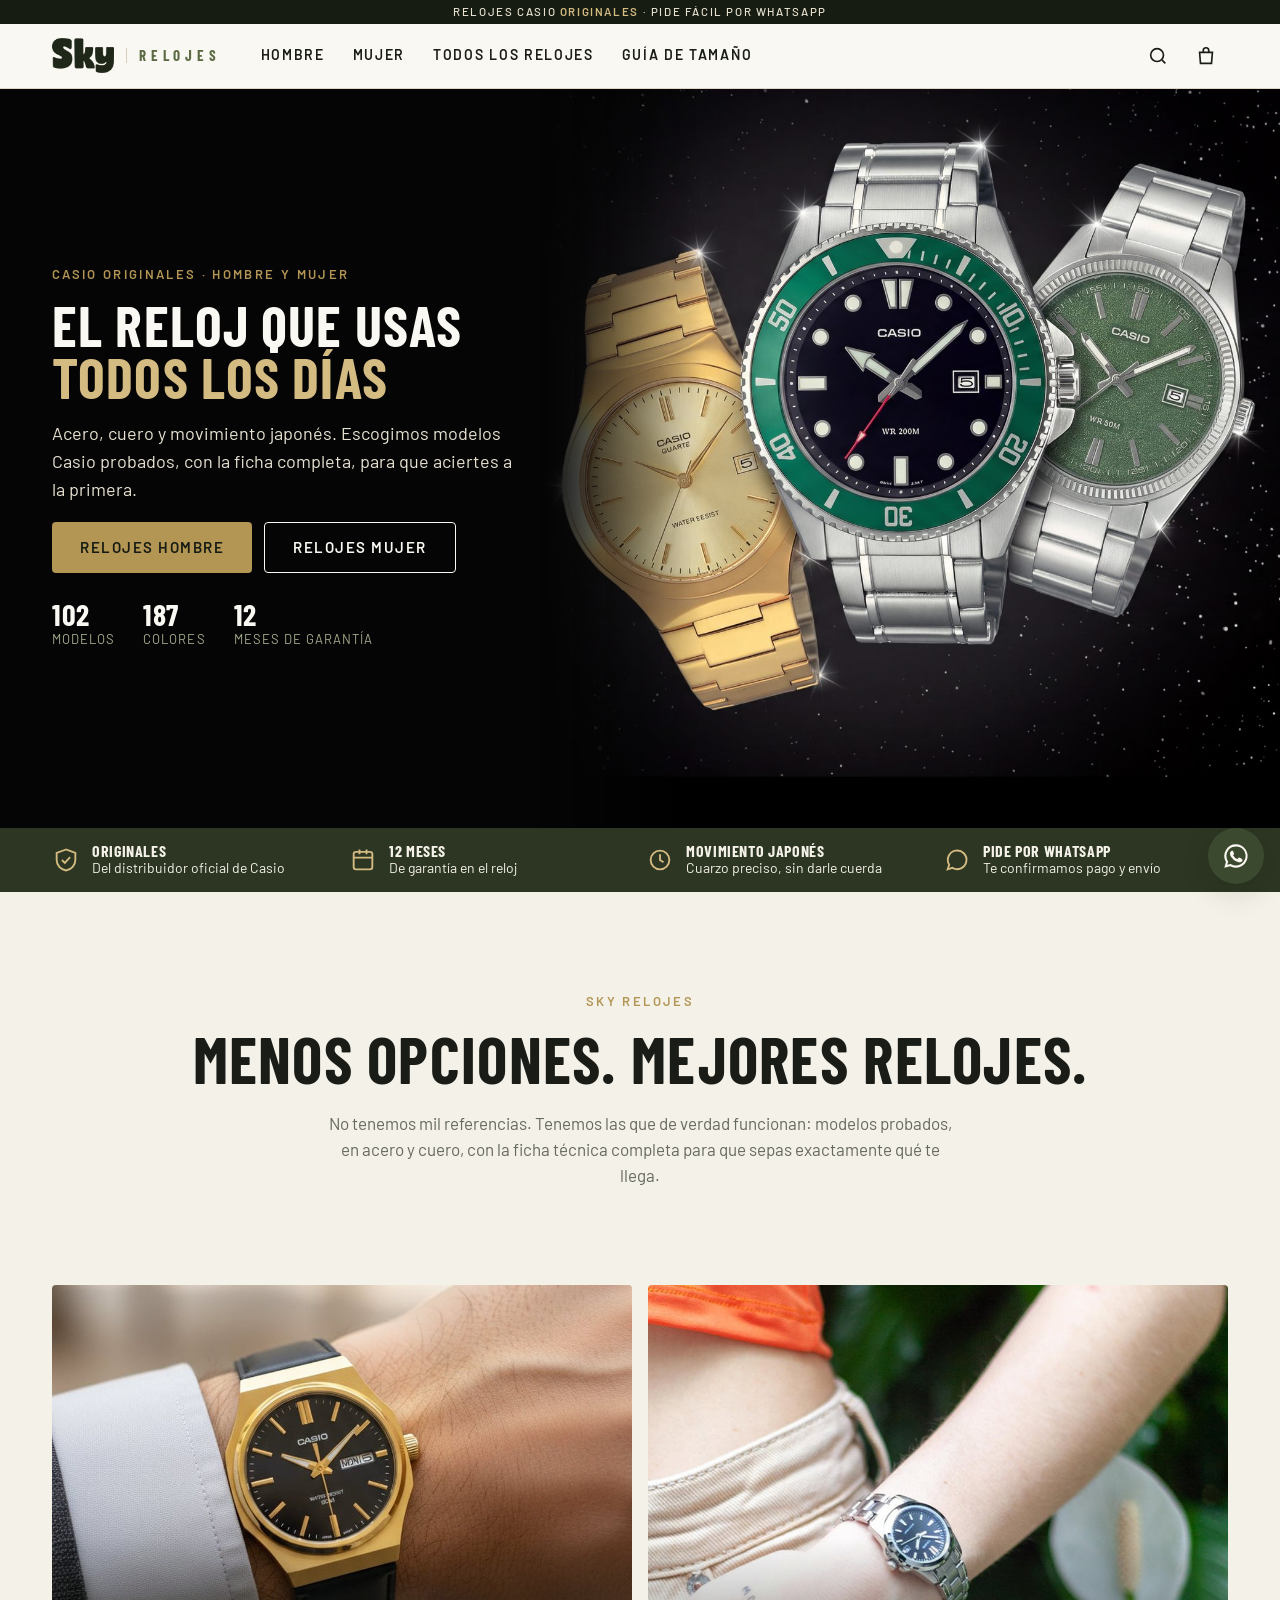
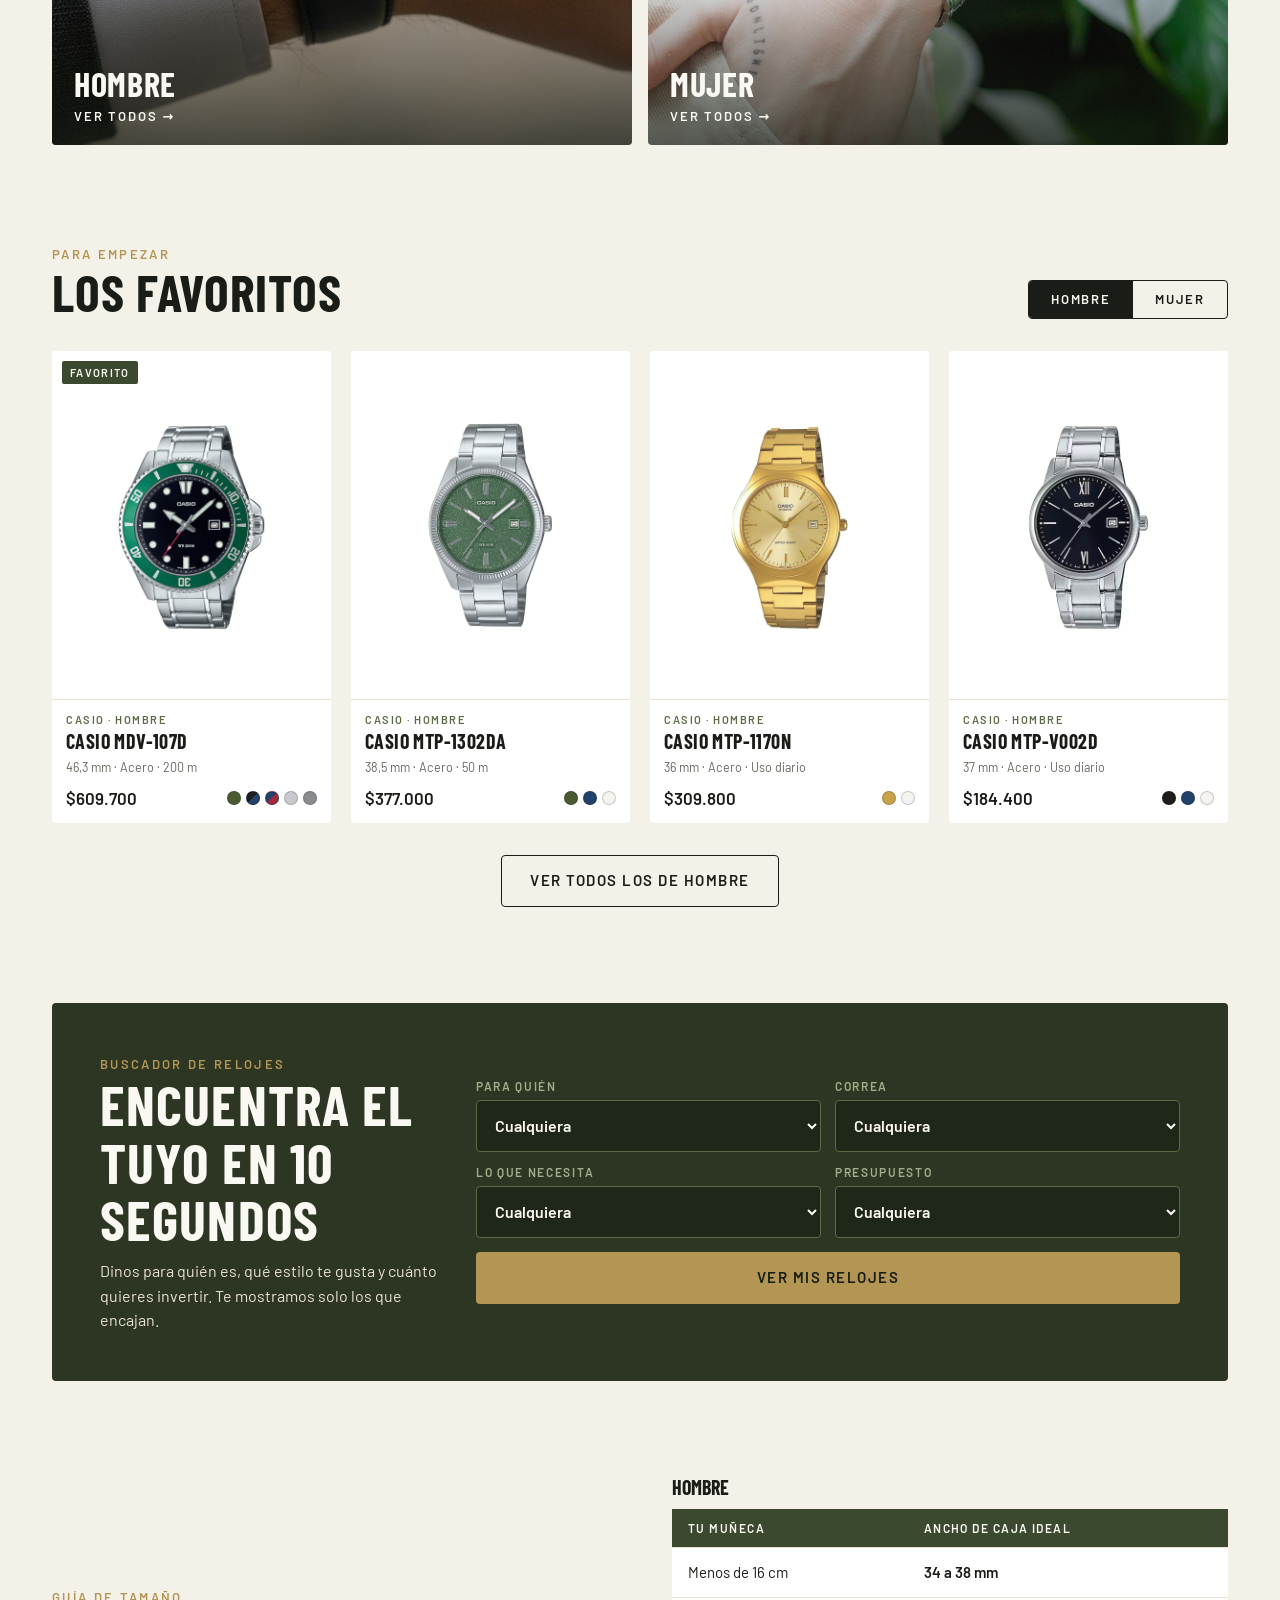
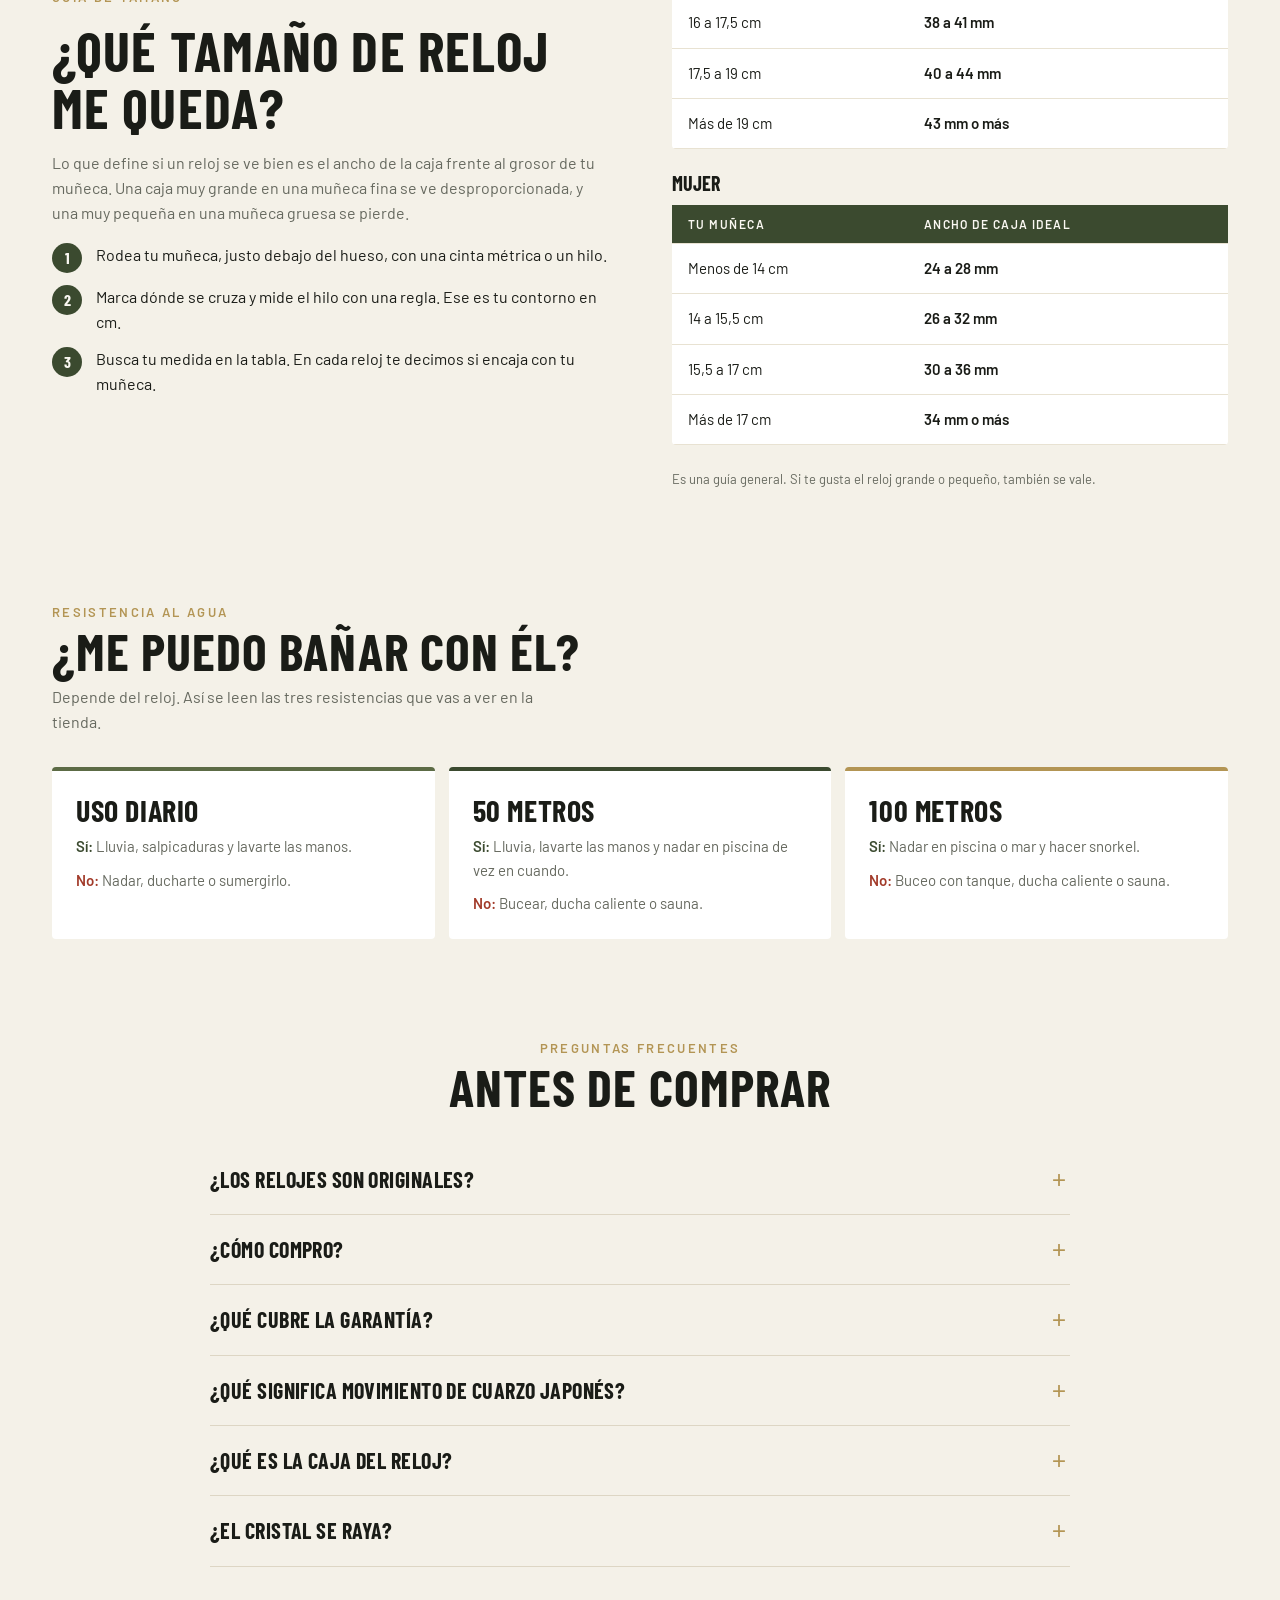
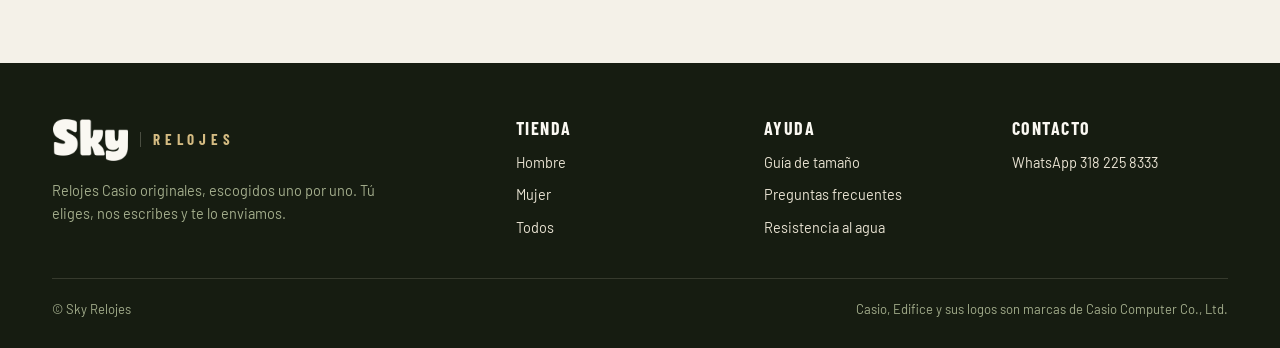
<file: relojes/index.html>
<!doctype html>
<html lang="es">
<head>
<meta charset="utf-8">
<meta name="viewport" content="width=device-width, initial-scale=1">
<title>Sky Relojes | Relojes Casio originales en Colombia</title>
<meta name="description" content="Relojes Casio originales para hombre y mujer. Acero y cuero, movimiento japonés y garantía. Escoge tu reloj y pide por WhatsApp.">
<meta property="og:title" content="Sky Relojes | Relojes Casio originales">
<meta property="og:description" content="Casio originales para hombre y mujer. Pide fácil por WhatsApp.">
<meta property="og:image" content="/relojes/img/mtp-vt01l-3budf.jpg">
<link rel="icon" href="/relojes/img/favicon.png">
<link rel="preconnect" href="https://fonts.googleapis.com">
<link rel="preconnect" href="https://fonts.gstatic.com" crossorigin>
<link href="https://fonts.googleapis.com/css2?family=Barlow+Condensed:wght@600;700&family=Barlow:wght@400;500;600&display=swap" rel="stylesheet">
<link rel="stylesheet" href="/relojes/css/tienda.css">
<style>
  /* Hero */
  .hero { background: #050505; color: var(--arena-50); overflow: hidden; position: relative; }
  .hero-fondo { display: block; width: 100%; }
  .hero-fondo img { width: 100%; display: block; }
  .hero-in { position: relative; }
  .hero-texto { padding: 40px 16px 48px; display: flex; flex-direction: column; justify-content: center; gap: 22px; max-width: 640px; }
  @media (min-width: 768px) { .hero-texto { padding: 48px 32px 64px; } }
  /* Escritorio: el hero ocupa justo la pantalla visible (menos barra y menú), imagen completa sin recorte */
  @media (min-width: 1024px) {
    /* 89px = barra de anuncios + menú; 72px = franja de beneficios, que también entra en la primera pantalla */
    .hero { height: calc(100svh - 89px - 72px); min-height: 440px; max-height: 820px; }
    .confianza ul { padding: 14px 0; }
    .hero-fondo { position: absolute; inset: 0; display: flex; justify-content: flex-end; align-items: center; }
    .hero-fondo img {
      width: auto; height: 100%; max-width: 100%; object-fit: contain; object-position: right center;
      -webkit-mask-image: linear-gradient(to right, transparent 0, #000 22%); mask-image: linear-gradient(to right, transparent 0, #000 22%);
    }
    .hero-in { height: 100%; display: flex; align-items: center; }
    .hero-texto { padding: 20px 32px; box-sizing: content-box; max-width: none; width: min(580px, 38vw); gap: min(18px, 2.2vh); }
    body .hero h1 { font-size: clamp(34px, min(4.4vw, 8.6vh), 84px); }
    body .hero p { font-size: clamp(15px, 2.1vh, 18px); }
    body .hero .btn { min-height: clamp(42px, 5.6vh, 52px); }
    body .hero-datos strong { font-size: clamp(22px, 3.4vh, 30px); }
  }
  @media (min-width: 1024px) and (max-height: 760px) { body .hero-datos { display: none; } }
  @media (min-width: 1240px) { .hero-texto { padding-left: max(32px, calc((100vw - var(--ancho)) / 2 + 32px)); } }
  .hero h1 { font-size: clamp(52px, 8.4vw, 104px); line-height: .92; }
  .hero h1 em { font-style: normal; color: var(--laton-claro); }
  .hero p { margin: 0; font-size: 18px; color: var(--arena-200); max-width: 470px; }
  .hero-ctas { display: flex; flex-wrap: wrap; gap: 12px; }
  .hero-ctas .btn-borde { color: var(--arena-50); }
  .hero-ctas .btn-borde:hover { background: var(--arena-50); color: var(--verde-900); border-color: var(--arena-50); }
  .hero-datos { display: flex; gap: 28px; flex-wrap: wrap; padding-top: 8px; }
  .hero-datos div { font-size: 13px; color: var(--verde-300); letter-spacing: .08em; text-transform: uppercase; }
  .hero-datos strong { display: block; font: 700 30px/1 var(--t-titulo); color: var(--arena-50); letter-spacing: .02em; }

  /* Manifiesto */
  .manifiesto { text-align: center; }
  .manifiesto h2 { font-size: clamp(36px, 5.6vw, 64px); max-width: 900px; margin: 14px auto 18px; }
  .manifiesto p { color: var(--gris); max-width: 640px; margin: 0 auto; font-size: 17px; }

  /* Categorías */
  .cats { display: grid; grid-template-columns: 1fr; gap: 16px; }
  @media (min-width: 700px) { .cats { grid-template-columns: repeat(2, minmax(0, 1fr)); } }
  .cat.foto { min-height: 460px; color: var(--arena-50); }
  .cat.foto img { inset: 0; width: 100%; height: 100%; object-fit: cover; object-position: center 60%; mix-blend-mode: normal; }
  .cat.foto:hover img { transform: scale(1.04); }
  .cat.foto::after { content: ""; position: absolute; inset: 0; background: linear-gradient(to top, rgba(20,24,16,.72) 0, rgba(20,24,16,0) 45%); }
  .cat.foto h3, .cat.foto span { z-index: 1; }
  .cat { position: relative; background: var(--arena-200); border-radius: var(--radio); overflow: hidden; min-height: 340px; display: flex; flex-direction: column; justify-content: flex-end; padding: 22px; }
  .cat img { position: absolute; inset: 8% 10% 26%; width: 80%; height: 66%; object-fit: contain; mix-blend-mode: multiply; transition: transform .5s; }
  .cat:hover img { transform: scale(1.05) rotate(-2deg); }
  .cat.oscura { background: var(--verde-700); color: var(--arena-50); }
  .cat.oscura img { mix-blend-mode: normal; background: transparent; }
  .cat h3 { font-size: 34px; position: relative; }
  .cat span { position: relative; font: 600 13px/1 var(--t-texto); letter-spacing: .14em; text-transform: uppercase; margin-top: 8px; display: inline-flex; gap: 8px; }
  .cat-redonda { position: absolute; inset: 7% 14% 25%; border-radius: 50%; background: var(--arena-100); }
  .cat.oscura .cat-redonda { background: var(--arena-100); }

  /* Pestañas */
  .tabs { display: inline-flex; border: 1.5px solid var(--tinta); border-radius: var(--radio); overflow: hidden; }
  .tabs button { padding: 12px 22px; font: 600 13px/1 var(--t-texto); letter-spacing: .14em; text-transform: uppercase; }
  .tabs button[aria-selected="true"] { background: var(--tinta); color: var(--arena-50); }

  /* Buscador guiado (estilo watch finder) */
  .finder { background: var(--verde-800); color: var(--arena-50); border-radius: var(--radio); padding: 32px 20px; display: grid; gap: 24px; }
  @media (min-width: 900px) { .finder { grid-template-columns: 1fr 2fr; padding: 48px; align-items: center; } }
  .finder h2 { font-size: clamp(36px, 5vw, 56px); }
  .finder p { color: var(--arena-200); margin: 12px 0 0; }
  .finder form { display: grid; gap: 14px; grid-template-columns: 1fr; }
  @media (min-width: 640px) { .finder form { grid-template-columns: repeat(2, minmax(0, 1fr)); } }
  .finder label { display: grid; gap: 8px; font: 600 12px/1 var(--t-texto); letter-spacing: .14em; text-transform: uppercase; color: var(--verde-300); }
  .finder select { min-height: 52px; border-radius: var(--radio); border: 1px solid var(--verde-500); background: var(--verde-900); color: var(--arena-50); padding: 0 14px; font-size: 16px; letter-spacing: 0; text-transform: none; }
  .finder .btn { align-self: end; }

  /* Guía de tamaño */
  .guia { display: grid; gap: 32px; }
  @media (min-width: 900px) { .guia { grid-template-columns: 1fr 1fr; gap: 64px; align-items: center; } }
  .guia h2 { font-size: clamp(36px, 5vw, 56px); margin: 12px 0 16px; }
  .guia p { color: var(--gris); margin: 0 0 14px; }
  .pasos { list-style: none; margin: 18px 0 0; padding: 0; display: grid; gap: 12px; counter-reset: p; }
  .pasos li { display: flex; gap: 14px; align-items: flex-start; }
  .pasos li::before { counter-increment: p; content: counter(p); flex: none; width: 30px; height: 30px; border-radius: 50%; background: var(--verde-700); color: var(--arena-50); display: grid; place-items: center; font: 700 16px/1 var(--t-titulo); }
  table.tabla { width: 100%; border-collapse: collapse; background: var(--blanco); border-radius: var(--radio); overflow: hidden; font-size: 15px; }
  .tabla caption { text-align: left; font: 700 20px/1 var(--t-titulo); text-transform: uppercase; padding: 0 0 12px; }
  .tabla th, .tabla td { padding: 13px 16px; text-align: left; border-bottom: 1px solid var(--arena-200); }
  .tabla th { background: var(--verde-700); color: var(--arena-50); font: 600 12px/1 var(--t-texto); letter-spacing: .12em; text-transform: uppercase; }
  .tabla td:last-child { font-weight: 600; }
  .tablas { display: grid; gap: 24px; }
  .mini { font-size: 13px; color: var(--gris); margin-top: 10px; }

  /* Agua */
  .agua { display: grid; gap: 14px; grid-template-columns: 1fr; }
  @media (min-width: 800px) { .agua { grid-template-columns: repeat(3, minmax(0, 1fr)); } }
  .agua-card { background: var(--blanco); border-radius: var(--radio); padding: 24px; border-top: 4px solid var(--verde-500); }
  .agua-card:nth-child(2) { border-color: var(--verde-700); }
  .agua-card:nth-child(3) { border-color: var(--laton); }
  .agua-card h3 { font-size: 30px; }
  .agua-card p { margin: 10px 0 0; font-size: 15px; color: var(--gris); }
  .agua-card .si::before { content: "Sí: "; font-weight: 600; color: var(--verde-700); }
  .agua-card .no::before { content: "No: "; font-weight: 600; color: var(--rojo); }

  /* Reseñas */
  .resenas { background: var(--arena-200); border-radius: var(--radio); padding: 40px 20px; text-align: center; }
  @media (min-width: 768px) { .resenas { padding: 56px; } }
  .resenas h2 { font-size: clamp(34px, 4.6vw, 50px); margin: 12px 0 14px; }
  .resenas p { color: var(--gris); max-width: 560px; margin: 0 auto 24px; }

  /* Preguntas */
  .faq { max-width: 860px; margin: 0 auto; }
  .faq details { border-bottom: 1px solid var(--linea); }
  .faq summary { list-style: none; cursor: pointer; padding: 22px 40px 22px 0; position: relative; font: 700 22px/1.15 var(--t-titulo); text-transform: uppercase; letter-spacing: .02em; }
  .faq summary::-webkit-details-marker { display: none; }
  .faq summary::after { content: "+"; position: absolute; right: 4px; top: 18px; font: 400 28px/1 var(--t-texto); color: var(--laton); transition: transform .2s; }
  .faq details[open] summary::after { transform: rotate(45deg); }
  .faq details p { margin: 0 0 22px; color: var(--gris); }
</style>
</head>
<body>
<div id="cabecera"></div>

<main>
  <section class="hero">
    <picture class="hero-fondo">
      <source media="(max-width: 699px)" srcset="/relojes/img/hero-relojes-movil.jpg">
      <img src="/relojes/img/hero-relojes.jpg" alt="Tres relojes Casio: uno deportivo verde, uno dorado y uno de esfera verde" fetchpriority="high">
    </picture>
    <div class="hero-in">
      <div class="hero-texto">
        <span class="eyebrow">Casio originales · Hombre y mujer</span>
        <h1>El reloj que usas <em>todos los días</em></h1>
        <p>Acero, cuero y movimiento japonés. Escogimos modelos Casio probados, con la ficha completa, para que aciertes a la primera.</p>
        <div class="hero-ctas">
          <a class="btn btn-laton" href="/relojes/catalogo?g=Hombre">Relojes hombre</a>
          <a class="btn btn-borde" href="/relojes/catalogo?g=Mujer">Relojes mujer</a>
        </div>
        <div class="hero-datos">
          <div><strong id="nModelos">23</strong>modelos</div>
          <div><strong id="nColores">70+</strong>colores</div>
          <div><strong>12</strong>meses de garantía</div>
        </div>
      </div>
    </div>
  </section>

  <section class="confianza" aria-label="Por qué comprar aquí">
    <div class="contenedor">
      <ul>
        <li><svg viewBox="0 0 24 24" fill="none" stroke="currentColor" stroke-width="1.6"><path d="M12 3 4 6v6c0 4.5 3.4 8.3 8 9 4.6-.7 8-4.5 8-9V6l-8-3Z"/><path d="m8.5 12 2.5 2.5 4.5-5"/></svg><span><strong>Originales</strong>Del distribuidor oficial de Casio</span></li>
        <li><svg viewBox="0 0 24 24" fill="none" stroke="currentColor" stroke-width="1.6"><rect x="4" y="5" width="16" height="15" rx="2"/><path d="M4 10h16M9 3v4M15 3v4"/></svg><span><strong>12 meses</strong>De garantía en el reloj</span></li>
        <li><svg viewBox="0 0 24 24" fill="none" stroke="currentColor" stroke-width="1.6"><circle cx="12" cy="12" r="8"/><path d="M12 7v5l3 2"/></svg><span><strong>Movimiento japonés</strong>Cuarzo preciso, sin darle cuerda</span></li>
        <li><svg viewBox="0 0 24 24" fill="none" stroke="currentColor" stroke-width="1.6"><path d="M4 20l1.3-4A8 8 0 1 1 8 18.7L4 20Z"/></svg><span><strong>Pide por WhatsApp</strong>Te confirmamos pago y envío</span></li>
      </ul>
    </div>
  </section>

  <section class="seccion manifiesto">
    <div class="contenedor">
      <span class="eyebrow">Sky Relojes</span>
      <h2>Menos opciones. Mejores relojes.</h2>
      <p>No tenemos mil referencias. Tenemos las que de verdad funcionan: modelos probados, en acero y cuero, con la ficha técnica completa para que sepas exactamente qué te llega.</p>
    </div>
  </section>

  <section class="seccion" style="padding-top:0">
    <div class="contenedor">
      <div class="cats">
        <a class="cat foto" href="/relojes/catalogo?g=Hombre"><img src="/relojes/img/vida/mtp-e735gl-1avdf-1.jpg" alt="Reloj Casio dorado con correa de cuero puesto en la muñeca"><h3>Hombre</h3><span>Ver todos →</span></a>
        <a class="cat foto" href="/relojes/catalogo?g=Mujer"><img src="/relojes/img/vida/ltp-1215a-1a2df-1.jpg" alt="Reloj Casio de mujer en acero puesto en la muñeca"><h3>Mujer</h3><span>Ver todos →</span></a>
      </div>
    </div>
  </section>

  <section class="seccion" style="padding-top:0">
    <div class="contenedor">
      <div class="seccion-cabeza">
        <div><span class="eyebrow">Para empezar</span><h2>Los favoritos</h2></div>
        <div class="tabs" role="tablist" aria-label="Favoritos por género">
          <button role="tab" aria-selected="true" data-genero="Hombre">Hombre</button>
          <button role="tab" aria-selected="false" data-genero="Mujer">Mujer</button>
        </div>
      </div>
      <div class="grilla g4" id="favoritos"></div>
      <div style="text-align:center;margin-top:32px"><a class="btn btn-borde" id="verTodos" href="/relojes/catalogo?g=Hombre">Ver todos los de hombre</a></div>
    </div>
  </section>

  <section class="seccion" style="padding-top:0">
    <div class="contenedor">
      <div class="finder">
        <div>
          <span class="eyebrow">Buscador de relojes</span>
          <h2>Encuentra el tuyo en 10 segundos</h2>
          <p>Dinos para quién es, qué estilo te gusta y cuánto quieres invertir. Te mostramos solo los que encajan.</p>
        </div>
        <form action="/relojes/catalogo" id="finder">
          <label>Para quién<select name="g"><option value="">Cualquiera</option><option>Hombre</option><option>Mujer</option></select></label>
          <label>Correa<select name="correa"><option value="">Cualquiera</option><option>Acero</option><option>Cuero</option></select></label>
          <label>Lo que necesita<select name="func"><option value="">Cualquiera</option><option>Solo hora</option><option>Fecha</option><option>Día y fecha</option><option>Multifunción</option><option>Cronógrafo</option></select></label>
          <label>Presupuesto<select name="precio"><option value="">Cualquiera</option><option value="0-160000">Hasta $160.000</option><option value="160000-250000">$160.000 a $250.000</option><option value="250000-450000">$250.000 a $450.000</option><option value="450000-9999999">Más de $450.000</option></select></label>
          <button class="btn btn-laton btn-bloque" type="submit" style="grid-column:1/-1">Ver mis relojes</button>
        </form>
      </div>
    </div>
  </section>

  <section class="seccion" id="guia" style="padding-top:0">
    <div class="contenedor guia">
      <div>
        <span class="eyebrow">Guía de tamaño</span>
        <h2>¿Qué tamaño de reloj me queda?</h2>
        <p>Lo que define si un reloj se ve bien es el ancho de la caja frente al grosor de tu muñeca. Una caja muy grande en una muñeca fina se ve desproporcionada, y una muy pequeña en una muñeca gruesa se pierde.</p>
        <ol class="pasos">
          <li>Rodea tu muñeca, justo debajo del hueso, con una cinta métrica o un hilo.</li>
          <li>Marca dónde se cruza y mide el hilo con una regla. Ese es tu contorno en cm.</li>
          <li>Busca tu medida en la tabla. En cada reloj te decimos si encaja con tu muñeca.</li>
        </ol>
      </div>
      <div class="tablas">
        <table class="tabla">
          <caption>Hombre</caption>
          <thead><tr><th>Tu muñeca</th><th>Ancho de caja ideal</th></tr></thead>
          <tbody><tr><td>Menos de 16 cm</td><td>34 a 38 mm</td></tr><tr><td>16 a 17,5 cm</td><td>38 a 41 mm</td></tr><tr><td>17,5 a 19 cm</td><td>40 a 44 mm</td></tr><tr><td>Más de 19 cm</td><td>43 mm o más</td></tr></tbody>
        </table>
        <table class="tabla">
          <caption>Mujer</caption>
          <thead><tr><th>Tu muñeca</th><th>Ancho de caja ideal</th></tr></thead>
          <tbody><tr><td>Menos de 14 cm</td><td>24 a 28 mm</td></tr><tr><td>14 a 15,5 cm</td><td>26 a 32 mm</td></tr><tr><td>15,5 a 17 cm</td><td>30 a 36 mm</td></tr><tr><td>Más de 17 cm</td><td>34 mm o más</td></tr></tbody>
        </table>
        <p class="mini">Es una guía general. Si te gusta el reloj grande o pequeño, también se vale.</p>
      </div>
    </div>
  </section>

  <section class="seccion" id="agua" style="padding-top:0">
    <div class="contenedor">
      <div class="seccion-cabeza"><div><span class="eyebrow">Resistencia al agua</span><h2>¿Me puedo bañar con él?</h2><p>Depende del reloj. Así se leen las tres resistencias que vas a ver en la tienda.</p></div></div>
      <div class="agua">
        <div class="agua-card"><h3>Uso diario</h3><p class="si">Lluvia, salpicaduras y lavarte las manos.</p><p class="no">Nadar, ducharte o sumergirlo.</p></div>
        <div class="agua-card"><h3>50 metros</h3><p class="si">Lluvia, lavarte las manos y nadar en piscina de vez en cuando.</p><p class="no">Bucear, ducha caliente o sauna.</p></div>
        <div class="agua-card"><h3>100 metros</h3><p class="si">Nadar en piscina o mar y hacer snorkel.</p><p class="no">Buceo con tanque, ducha caliente o sauna.</p></div>
      </div>
    </div>
  </section>

  <section class="seccion" id="preguntas" style="padding-top:0">
    <div class="contenedor">
      <div class="seccion-cabeza" style="justify-content:center;text-align:center"><div><span class="eyebrow">Preguntas frecuentes</span><h2>Antes de comprar</h2></div></div>
      <div class="faq">
        <details><summary>¿Los relojes son originales?</summary><p>Sí. Todos son Casio originales del distribuidor oficial de la marca en Colombia. Llegan con su empaque y su referencia, que puedes verificar en casio.com.</p></details>
        <details><summary>¿Cómo compro?</summary><p>Agrega los relojes al carrito y toca "Terminar compra en WhatsApp". Nos llega el resumen del pedido con referencias, colores y total, y por ahí te confirmamos disponibilidad, envío y forma de pago.</p></details>
        <details><summary>¿Qué cubre la garantía?</summary><p>12 meses por defectos de fábrica del mecanismo. No cubre golpes, humedad por encima de la resistencia del reloj, ni el desgaste normal de la correa o la pila.</p></details>
        <details><summary>¿Qué significa movimiento de cuarzo japonés?</summary><p>Una pila hace vibrar un pequeño cristal de cuarzo y esa vibración mueve las agujas con precisión, sin darle cuerda. Casi no necesita mantenimiento, solo cambiar la pila cada pocos años. El mecanismo es japonés, por eso en la esfera dice "Japan Mov't".</p></details>
        <details><summary>¿Qué es la caja del reloj?</summary><p>Es el cuerpo del reloj: la pieza de metal que guarda el mecanismo y sostiene el cristal. El aro que rodea el cristal se llama bisel. El ancho de la caja es la medida que define cómo se ve en tu muñeca.</p></details>
        <details><summary>¿El cristal se raya?</summary><p>Todos tienen cristal mineral, que es vidrio endurecido: resiste bien los roces del día a día. No es irrompible, así que evita golpes fuertes contra superficies duras.</p></details>
      </div>
    </div>
  </section>
</main>

<div id="pie"></div>

<script src="/relojes/js/data.js"></script>
<script src="/relojes/js/tienda.js"></script>
<script>
(function () {
  var T = window.Tienda;
  var total = T.RELOJES.reduce(function (a, m) { return a + m.variantes.length; }, 0);
  document.getElementById("nColores").textContent = total;
  document.getElementById("nModelos").textContent = T.RELOJES.length;
  function pintar(g) {
    var lista = T.RELOJES.filter(function (m) { return m.genero === g; })
      .sort(function (a, b) { return a.destacado - b.destacado; }).slice(0, 4);
    document.getElementById("favoritos").innerHTML = lista.map(function (m, i) { return T.tarjeta(m, { tag: i === 0 ? "Favorito" : "" }); }).join("");
    var v = document.getElementById("verTodos");
    v.href = "/relojes/catalogo?g=" + g; v.textContent = "Ver todos los de " + g.toLowerCase();
  }
  document.querySelectorAll(".tabs button").forEach(function (b) {
    b.addEventListener("click", function () {
      document.querySelectorAll(".tabs button").forEach(function (x) { x.setAttribute("aria-selected", String(x === b)); });
      pintar(b.dataset.genero);
    });
  });
  pintar("Hombre");
  document.getElementById("finder").addEventListener("submit", function (e) {
    e.preventDefault();
    var p = new URLSearchParams();
    new FormData(this).forEach(function (v, k) { if (v) p.set(k, v); });
    location.href = "/relojes/catalogo" + (p.toString() ? "?" + p.toString() : "");
  });
})();
</script>
</body>
</html>
</file>
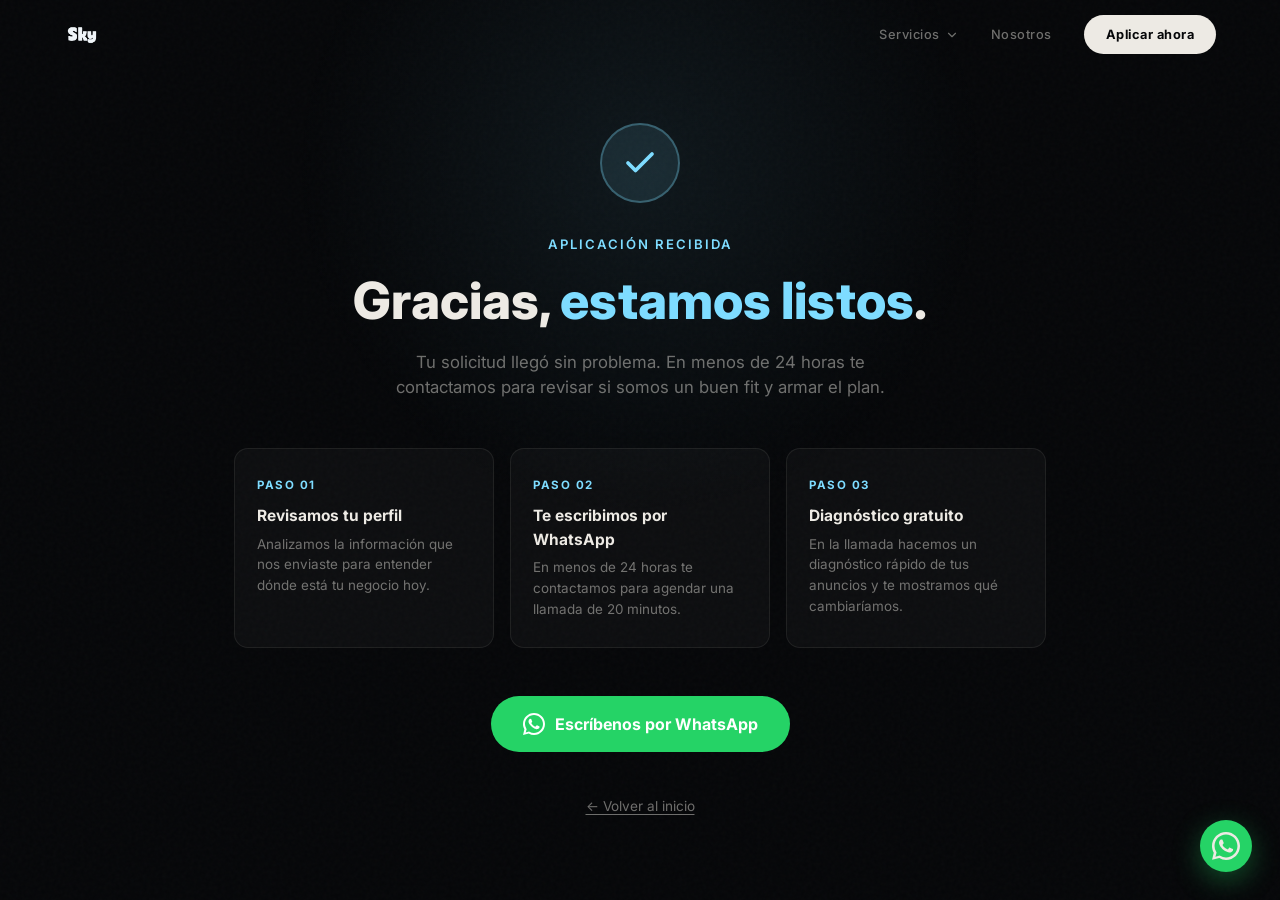
<file: gracias.html>
﻿<!DOCTYPE html>
<html lang="es">
<head>
  <meta charset="UTF-8" />
  <meta name="viewport" content="width=device-width, initial-scale=1.0" />
  <link rel="icon" type="image/png" href="favicon.png" />
  <link rel="apple-touch-icon" href="favicon.png" />
  <title>¡Recibido! | Sky Marketing</title>
  <link rel="preconnect" href="https://fonts.googleapis.com" />
  <link rel="preconnect" href="https://fonts.gstatic.com" crossorigin />
  <link rel="preload" as="style" href="https://fonts.googleapis.com/css2?family=Inter:wght@400;500;600;700;800&display=swap" onload="this.onload=null;this.rel='stylesheet'" />
  <noscript><link href="https://fonts.googleapis.com/css2?family=Inter:wght@400;500;600;700;800&display=swap" rel="stylesheet" /></noscript>
  <link rel="stylesheet" href="css/dark.css" />
  <style>
    .gracias-wrap {
      min-height: 100vh;
      display: flex; flex-direction: column;
      align-items: center; justify-content: center;
      padding: 100px 5% 60px; text-align: center;
      position: relative; z-index: 1;
    }
    .gracias-wrap::before {
      content: '';
      position: fixed; top: -20%; left: 50%;
      transform: translateX(-50%);
      width: 700px; height: 700px;
      background: radial-gradient(circle, rgba(126,220,255,0.08) 0%, transparent 70%);
      pointer-events: none;
    }

    .check-icon {
      width: 80px; height: 80px; border-radius: 50%;
      background: rgba(126,220,255,0.10);
      border: 2px solid rgba(126,220,255,0.30);
      display: flex; align-items: center; justify-content: center;
      margin: 0 auto 32px;
      animation: pop 0.5s cubic-bezier(0.34,1.56,0.64,1) both;
    }
    .check-icon svg { width: 36px; height: 36px; }

    @keyframes pop {
      from { opacity: 0; transform: scale(0.5); }
      to   { opacity: 1; transform: scale(1); }
    }

    .gracias-eyebrow {
      font-size: 0.82rem; font-weight: 600; letter-spacing: 2px;
      color: var(--sky); text-transform: uppercase; margin-bottom: 16px;
      animation: fadeUp 0.5s 0.15s ease both;
    }
    .gracias-h1 {
      font-size: clamp(2rem, 5vw, 3.2rem);
      font-weight: 800; line-height: 1.15; margin-bottom: 20px;
      animation: fadeUp 0.5s 0.2s ease both;
    }
    .gracias-h1 span { color: var(--sky); }
    .gracias-sub {
      font-size: 1.05rem; color: var(--gray);
      max-width: 520px; margin: 0 auto 48px;
      animation: fadeUp 0.5s 0.25s ease both;
    }

    @keyframes fadeUp {
      from { opacity: 0; transform: translateY(18px); }
      to   { opacity: 1; transform: translateY(0); }
    }

    .steps-row {
      display: flex; gap: 16px; flex-wrap: wrap;
      justify-content: center; max-width: 860px;
      margin: 0 auto 48px;
      animation: fadeUp 0.5s 0.32s ease both;
    }
    .step-card {
      flex: 1 1 220px; max-width: 260px;
      background: rgba(240,237,232,0.03);
      border: 1px solid var(--border);
      border-radius: var(--radius);
      padding: 28px 22px; text-align: left;
    }
    .step-num {
      font-size: 0.72rem; font-weight: 700; letter-spacing: 1.5px;
      color: var(--sky); text-transform: uppercase; margin-bottom: 10px;
    }
    .step-title { font-size: 0.97rem; font-weight: 700; margin-bottom: 6px; color: var(--white); }
    .step-desc  { font-size: 0.84rem; color: var(--gray); line-height: 1.55; }

    .wa-cta {
      display: inline-flex; align-items: center; gap: 10px;
      background: #25D366; color: #fff;
      font-family: 'Inter', sans-serif; font-weight: 700; font-size: 1rem;
      padding: 16px 32px; border-radius: 100px;
      transition: transform 0.2s ease, box-shadow 0.2s ease;
      margin-bottom: 20px;
      animation: fadeUp 0.5s 0.4s ease both;
    }
    .wa-cta:hover {
      transform: translateY(-2px);
      box-shadow: 0 8px 28px rgba(37,211,102,0.35);
    }
    .wa-cta svg { width: 22px; height: 22px; flex-shrink: 0; }

    .back-link {
      font-size: 0.85rem; color: var(--gray);
      text-decoration: underline; text-underline-offset: 3px;
      transition: color var(--t);
      animation: fadeUp 0.5s 0.45s ease both;
    }
    .back-link:hover { color: var(--sky); }
  </style>
  <!-- Meta Pixel Code -->
  <script>
  !function(f,b,e,v,n,t,s)
  {if(f.fbq)return;n=f.fbq=function(){n.callMethod?
  n.callMethod.apply(n,arguments):n.queue.push(arguments)};
  if(!f._fbq)f._fbq=n;n.push=n;n.loaded=!0;n.version='2.0';
  n.queue=[];t=b.createElement(e);t.async=!0;
  t.src=v;s=b.getElementsByTagName(e)[0];
  s.parentNode.insertBefore(t,s)}(window, document,'script',
  'https://connect.facebook.net/en_US/fbevents.js');
  fbq('init', '1989953454951930');
  fbq('track', 'PageView');
  fbq('track', 'Lead');
  </script>
  <noscript><img height="1" width="1" style="display:none"
  src="https://www.facebook.com/tr?id=1989953454951930&ev=PageView&noscript=1"
  /></noscript>
  <!-- End Meta Pixel Code -->
</head>
<body>

  <nav class="nav" id="nav">
    <a href="index.html" class="nav-logo">
      <img src="assets/logo-light.png" alt="Sky Marketing"
           onerror="this.style.display='none';this.nextElementSibling.style.display='block'" />
      <span class="logo-fallback">Sky</span>
    </a>
    <div class="nav-links">
      <div class="nav-drop-wrap">
        <a href="servicios.html" class="nav-link nav-has-drop">
          Servicios
          <svg width="14" height="14" viewBox="0 0 24 24" fill="none" stroke="currentColor" stroke-width="2" stroke-linecap="round" stroke-linejoin="round"><polyline points="6 9 12 15 18 9"/></svg>
        </a>
        <div class="nav-dropdown">
          <div class="nav-drop-inner">
            <a href="servicios.html" class="nav-drop-item">
              <span class="nav-drop-name">Meta Ads</span>
              <span class="nav-drop-desc">Método PAC · Facebook e Instagram Ads para ecommerce</span>
            </a>
            <a href="servicios.html" class="nav-drop-item">
              <span class="nav-drop-name">Páginas Web</span>
              <span class="nav-drop-desc">Diseño en Shopify optimizado para conversión</span>
            </a>
            <a href="servicios.html" class="nav-drop-item">
              <span class="nav-drop-name">Contenido Orgánico</span>
              <span class="nav-drop-desc">Estrategia y producción de contenido para redes sociales</span>
            </a>
          </div>
        </div>
      </div>
      <a href="nosotros.html" class="nav-link">Nosotros</a>
      <a href="index.html#aplicar" class="nav-cta">Aplicar ahora</a>
    </div>
    <button class="hamburger" id="hamburger" aria-label="Menú">
      <span></span><span></span><span></span>
    </button>
  </nav>

  <div class="mobile-menu" id="mobileMenu">
    <a href="servicios.html">Servicios</a>
    <a href="nosotros.html">Nosotros</a>
    <a href="index.html#aplicar">Aplicar</a>
  </div>

  <!-- Main -->
  <main class="gracias-wrap">
    <div class="check-icon">
      <svg viewBox="0 0 24 24" fill="none" stroke="#7EDCFF" stroke-width="2.5" stroke-linecap="round" stroke-linejoin="round">
        <polyline points="20 6 9 17 4 12"/>
      </svg>
    </div>

    <p class="gracias-eyebrow">Aplicación recibida</p>
    <h1 class="gracias-h1">Gracias, <span id="nombre">estamos listos</span>.</h1>
    <p class="gracias-sub">
      Tu solicitud llegó sin problema. En menos de 24 horas te contactamos para revisar si somos un buen fit y armar el plan.
    </p>

    <div class="steps-row">
      <div class="step-card">
        <p class="step-num">Paso 01</p>
        <p class="step-title">Revisamos tu perfil</p>
        <p class="step-desc">Analizamos la información que nos enviaste para entender dónde está tu negocio hoy.</p>
      </div>
      <div class="step-card">
        <p class="step-num">Paso 02</p>
        <p class="step-title">Te escribimos por WhatsApp</p>
        <p class="step-desc">En menos de 24 horas te contactamos para agendar una llamada de 20 minutos.</p>
      </div>
      <div class="step-card">
        <p class="step-num">Paso 03</p>
        <p class="step-title">Diagnóstico gratuito</p>
        <p class="step-desc">En la llamada hacemos un diagnóstico rápido de tus anuncios y te mostramos qué cambiaríamos.</p>
      </div>
    </div>

    <a id="waCta" href="https://wa.me/573172945026?text=Hola%20Sky%20Marketing%2C%20acabo%20de%20llenar%20el%20formulario%20de%20aplicaci%C3%B3n." class="wa-cta" target="_blank" rel="noopener">
      <svg viewBox="0 0 24 24" fill="currentColor" xmlns="http://www.w3.org/2000/svg">
        <path d="M17.472 14.382c-.297-.149-1.758-.867-2.03-.967-.273-.099-.471-.148-.67.15-.197.297-.767.966-.94 1.164-.173.199-.347.223-.644.075-.297-.15-1.255-.463-2.39-1.475-.883-.788-1.48-1.761-1.653-2.059-.173-.297-.018-.458.13-.606.134-.133.298-.347.446-.52.149-.174.198-.298.298-.497.099-.198.05-.371-.025-.52-.075-.149-.669-1.612-.916-2.207-.242-.579-.487-.5-.669-.51-.173-.008-.371-.01-.57-.01-.198 0-.52.074-.792.372-.272.297-1.04 1.016-1.04 2.479 0 1.462 1.065 2.875 1.213 3.074.149.198 2.096 3.2 5.077 4.487.709.306 1.262.489 1.694.625.712.227 1.36.195 1.871.118.571-.085 1.758-.719 2.006-1.413.248-.694.248-1.289.173-1.413-.074-.124-.272-.198-.57-.347z"/>
        <path d="M12 0C5.373 0 0 5.373 0 12c0 2.123.555 4.116 1.524 5.847L.057 23.882l6.197-1.624A11.937 11.937 0 0012 24c6.627 0 12-5.373 12-12S18.627 0 12 0zm0 21.818a9.808 9.808 0 01-5.001-1.374l-.36-.213-3.68.965.981-3.595-.234-.369A9.818 9.818 0 012.182 12C2.182 6.578 6.578 2.182 12 2.182S21.818 6.578 21.818 12 17.422 21.818 12 21.818z"/>
      </svg>
      Escríbenos por WhatsApp
    </a>
    <br/>
    <a href="index.html" class="back-link">← Volver al inicio</a>
  </main>

  <!-- WhatsApp float -->
  <a href="https://wa.me/573172945026?text=Hola%20Sky%20Marketing%2C%20quiero%20informaci%C3%B3n%20sobre%20sus%20servicios." class="wa-float" target="_blank" rel="noopener" aria-label="WhatsApp">
    <svg viewBox="0 0 24 24" fill="currentColor" xmlns="http://www.w3.org/2000/svg">
      <path d="M17.472 14.382c-.297-.149-1.758-.867-2.03-.967-.273-.099-.471-.148-.67.15-.197.297-.767.966-.94 1.164-.173.199-.347.223-.644.075-.297-.15-1.255-.463-2.39-1.475-.883-.788-1.48-1.761-1.653-2.059-.173-.297-.018-.458.13-.606.134-.133.298-.347.446-.52.149-.174.198-.298.298-.497.099-.198.05-.371-.025-.52-.075-.149-.669-1.612-.916-2.207-.242-.579-.487-.5-.669-.51-.173-.008-.371-.01-.57-.01-.198 0-.52.074-.792.372-.272.297-1.04 1.016-1.04 2.479 0 1.462 1.065 2.875 1.213 3.074.149.198 2.096 3.2 5.077 4.487.709.306 1.262.489 1.694.625.712.227 1.36.195 1.871.118.571-.085 1.758-.719 2.006-1.413.248-.694.248-1.289.173-1.413-.074-.124-.272-.198-.57-.347z"/>
      <path d="M12 0C5.373 0 0 5.373 0 12c0 2.123.555 4.116 1.524 5.847L.057 23.882l6.197-1.624A11.937 11.937 0 0012 24c6.627 0 12-5.373 12-12S18.627 0 12 0zm0 21.818a9.808 9.808 0 01-5.001-1.374l-.36-.213-3.68.965.981-3.595-.234-.369A9.818 9.818 0 012.182 12C2.182 6.578 6.578 2.182 12 2.182S21.818 6.578 21.818 12 17.422 21.818 12 21.818z"/>
    </svg>
  </a>

  <script>
    const nav = document.getElementById('nav');
    window.addEventListener('scroll', () => {
      nav.classList.toggle('scrolled', window.scrollY > 40);
    }, { passive: true });
    const hamburger = document.getElementById('hamburger');
    const mobileMenu = document.getElementById('mobileMenu');
    hamburger.addEventListener('click', () => {
      mobileMenu.classList.toggle('open');
    });

    const params = new URLSearchParams(window.location.search);
    const nombre = params.get('name');
    const wa     = params.get('wa');

    if (nombre) {
      document.getElementById('nombre').textContent = nombre.split(' ')[0];
    }
    if (wa) {
      const msg = encodeURIComponent(
        `Hola Sky Marketing, soy ${nombre || 'cliente'} y acabo de llenar el formulario de aplicación. ¿Cuándo podemos hablar?`
      );
      document.getElementById('waCta').href = `https://wa.me/57${wa.replace(/\D/g,'')}?text=${msg}`;
    }
  </script>
</body>
</html>
</file>
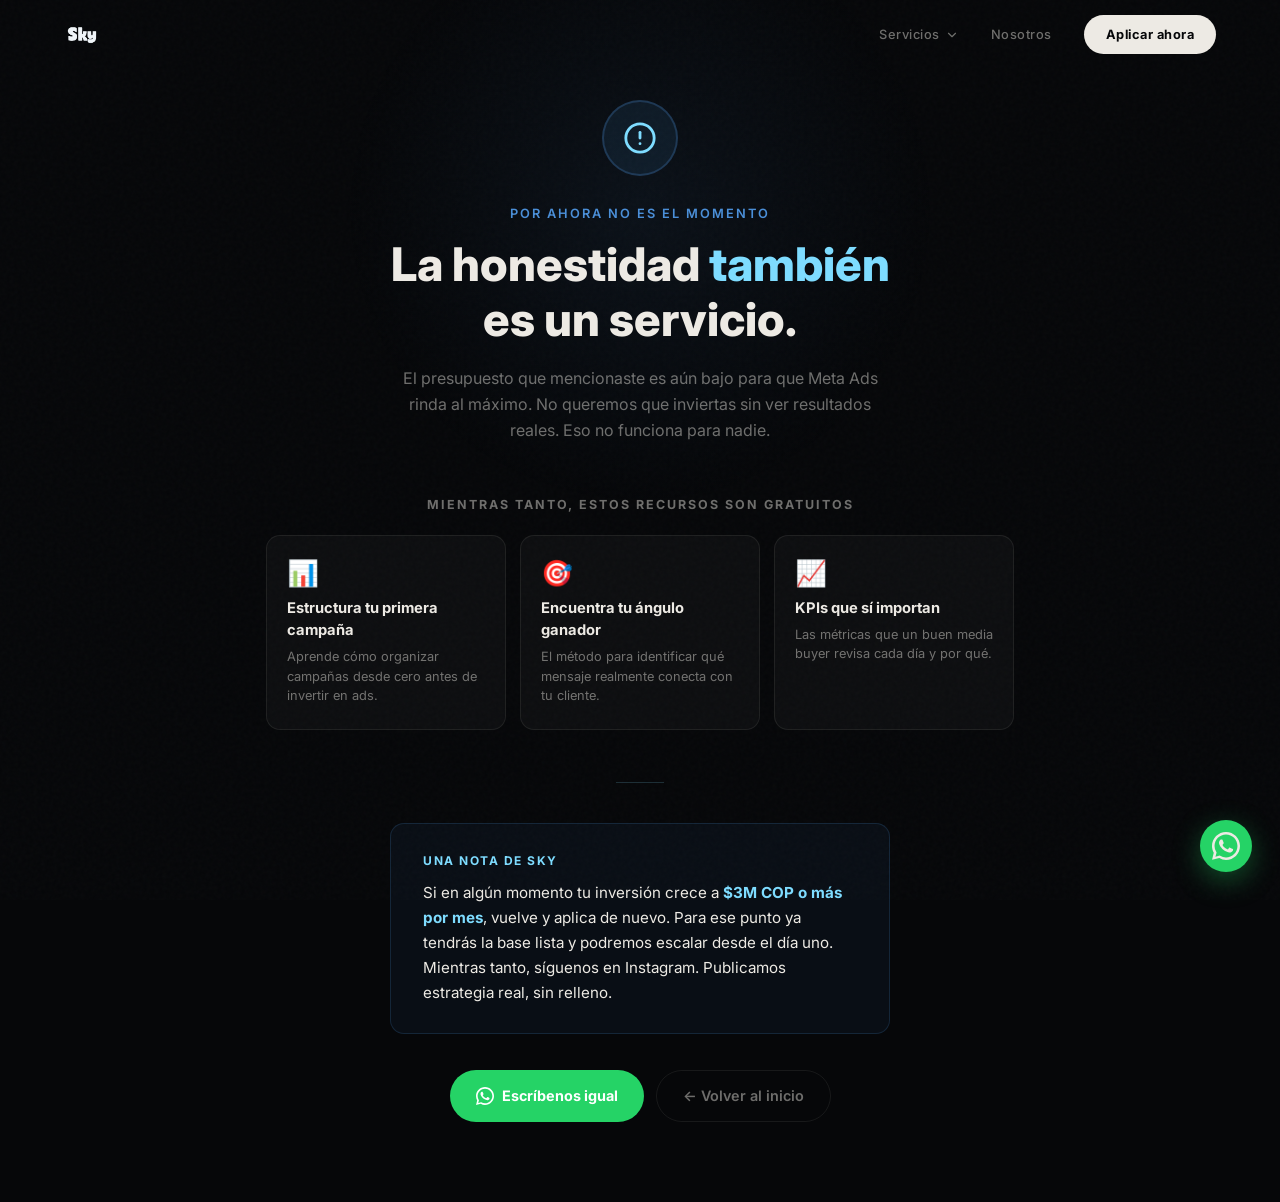
<file: no-califica.html>
﻿<!DOCTYPE html>
<html lang="es">
<head>
  <meta charset="UTF-8" />
  <meta name="viewport" content="width=device-width, initial-scale=1.0" />
  <link rel="icon" type="image/png" href="favicon.png" />
  <link rel="apple-touch-icon" href="favicon.png" />
  <title>Por ahora no es el momento | Sky Marketing</title>
  <link rel="preconnect" href="https://fonts.googleapis.com" />
  <link rel="preconnect" href="https://fonts.gstatic.com" crossorigin />
  <link rel="preload" as="style" href="https://fonts.googleapis.com/css2?family=Inter:wght@400;500;600;700;800&display=swap" onload="this.onload=null;this.rel='stylesheet'" />
  <noscript><link href="https://fonts.googleapis.com/css2?family=Inter:wght@400;500;600;700;800&display=swap" rel="stylesheet" /></noscript>
  <link rel="stylesheet" href="css/dark.css" />
  <style>
    .nocal-wrap {
      min-height: 100vh;
      display: flex; flex-direction: column;
      align-items: center; justify-content: center;
      padding: 100px 5% 80px; text-align: center;
      position: relative; z-index: 1;
    }
    .nocal-wrap::before {
      content: '';
      position: fixed; top: -10%; left: 50%;
      transform: translateX(-50%);
      width: 600px; height: 600px;
      background: radial-gradient(circle, rgba(75,143,216,0.08) 0%, transparent 70%);
      pointer-events: none;
    }

    .icon-box {
      width: 76px; height: 76px; border-radius: 50%;
      background: rgba(75,143,216,0.10);
      border: 2px solid rgba(75,143,216,0.25);
      display: flex; align-items: center; justify-content: center;
      margin: 0 auto 28px;
      animation: pop 0.5s cubic-bezier(0.34,1.56,0.64,1) both;
    }
    .icon-box svg { width: 34px; height: 34px; }

    @keyframes pop {
      from { opacity: 0; transform: scale(0.5); }
      to   { opacity: 1; transform: scale(1); }
    }

    .nocal-eyebrow {
      font-size: 0.8rem; font-weight: 600; letter-spacing: 2px;
      color: var(--blue); text-transform: uppercase; margin-bottom: 14px;
      animation: fadeUp 0.4s 0.1s ease both;
    }
    .nocal-h1 {
      font-size: clamp(1.8rem, 4.5vw, 2.9rem);
      font-weight: 800; line-height: 1.18; margin-bottom: 18px;
      animation: fadeUp 0.4s 0.18s ease both;
    }
    .nocal-h1 span { color: var(--sky); }
    .nocal-sub {
      font-size: 1rem; color: var(--gray); line-height: 1.65;
      max-width: 500px; margin: 0 auto 52px;
      animation: fadeUp 0.4s 0.25s ease both;
    }

    @keyframes fadeUp {
      from { opacity: 0; transform: translateY(16px); }
      to   { opacity: 1; transform: translateY(0); }
    }

    .resources-title {
      font-size: 0.78rem; font-weight: 700; letter-spacing: 2px;
      text-transform: uppercase; color: var(--gray); margin-bottom: 20px;
      animation: fadeUp 0.4s 0.3s ease both;
    }

    .resources-grid {
      display: flex; gap: 14px; flex-wrap: wrap;
      justify-content: center; max-width: 780px;
      margin: 0 auto 52px;
      animation: fadeUp 0.4s 0.35s ease both;
    }
    .resource-card {
      flex: 1 1 210px; max-width: 240px;
      background: rgba(240,237,232,0.03);
      border: 1px solid var(--border);
      border-radius: var(--radius);
      padding: 24px 20px; text-align: left;
      transition: border-color var(--t), background var(--t);
    }
    .resource-card:hover {
      border-color: rgba(126,220,255,0.22);
      background: rgba(240,237,232,0.05);
    }
    .resource-icon  { font-size: 1.6rem; margin-bottom: 12px; line-height: 1; }
    .resource-label { font-size: 0.92rem; font-weight: 700; color: var(--white); margin-bottom: 6px; }
    .resource-desc  { font-size: 0.8rem; color: var(--gray); line-height: 1.5; }

    .divider {
      width: 48px; height: 1px;
      background: rgba(126,220,255,0.18);
      margin: 0 auto 40px;
      animation: fadeUp 0.4s 0.38s ease both;
    }

    .message-box {
      background: rgba(75,143,216,0.06);
      border: 1px solid rgba(75,143,216,0.18);
      border-radius: var(--radius);
      padding: 28px 32px; max-width: 500px;
      margin: 0 auto 36px; text-align: left;
      animation: fadeUp 0.4s 0.42s ease both;
    }
    .message-label {
      font-size: 0.75rem; font-weight: 700; letter-spacing: 1.5px;
      text-transform: uppercase; color: var(--sky); margin-bottom: 10px;
    }
    .message-text { font-size: 0.95rem; color: var(--white); line-height: 1.65; }
    .message-text strong { color: var(--sky); }

    .cta-row {
      display: flex; gap: 12px; flex-wrap: wrap;
      justify-content: center;
      animation: fadeUp 0.4s 0.46s ease both;
    }
    .btn-wa {
      display: inline-flex; align-items: center; gap: 8px;
      background: #25D366; color: #fff;
      font-family: 'Inter', sans-serif; font-weight: 700; font-size: 0.9rem;
      padding: 14px 26px; border-radius: 100px;
      transition: transform 0.2s ease, box-shadow 0.2s ease;
    }
    .btn-wa:hover {
      transform: translateY(-2px);
      box-shadow: 0 8px 24px rgba(37,211,102,0.3);
    }
    .btn-wa svg { width: 18px; height: 18px; }
    .btn-back {
      display: inline-flex; align-items: center; gap: 6px;
      border: 1px solid var(--border);
      color: var(--gray); background: transparent;
      font-family: 'Inter', sans-serif; font-weight: 600; font-size: 0.9rem;
      padding: 14px 26px; border-radius: 100px;
      transition: border-color var(--t), color var(--t);
    }
    .btn-back:hover { border-color: var(--sky); color: var(--sky); }
  </style>
  <!-- Meta Pixel Code -->
  <script>
  !function(f,b,e,v,n,t,s)
  {if(f.fbq)return;n=f.fbq=function(){n.callMethod?
  n.callMethod.apply(n,arguments):n.queue.push(arguments)};
  if(!f._fbq)f._fbq=n;n.push=n;n.loaded=!0;n.version='2.0';
  n.queue=[];t=b.createElement(e);t.async=!0;
  t.src=v;s=b.getElementsByTagName(e)[0];
  s.parentNode.insertBefore(t,s)}(window, document,'script',
  'https://connect.facebook.net/en_US/fbevents.js');
  fbq('init', '1989953454951930');
  fbq('track', 'PageView');
  </script>
  <noscript><img height="1" width="1" style="display:none"
  src="https://www.facebook.com/tr?id=1989953454951930&ev=PageView&noscript=1"
  /></noscript>
  <!-- End Meta Pixel Code -->
</head>
<body>

  <nav class="nav" id="nav">
    <a href="index.html" class="nav-logo">
      <img src="assets/logo-light.png" alt="Sky Marketing"
           onerror="this.style.display='none';this.nextElementSibling.style.display='block'" />
      <span class="logo-fallback">Sky</span>
    </a>
    <div class="nav-links">
      <div class="nav-drop-wrap">
        <a href="servicios.html" class="nav-link nav-has-drop">
          Servicios
          <svg width="14" height="14" viewBox="0 0 24 24" fill="none" stroke="currentColor" stroke-width="2" stroke-linecap="round" stroke-linejoin="round"><polyline points="6 9 12 15 18 9"/></svg>
        </a>
        <div class="nav-dropdown">
          <div class="nav-drop-inner">
            <a href="servicios.html" class="nav-drop-item">
              <span class="nav-drop-name">Meta Ads</span>
              <span class="nav-drop-desc">Método PAC · Facebook e Instagram Ads para ecommerce</span>
            </a>
            <a href="servicios.html" class="nav-drop-item">
              <span class="nav-drop-name">Páginas Web</span>
              <span class="nav-drop-desc">Diseño en Shopify optimizado para conversión</span>
            </a>
            <a href="servicios.html" class="nav-drop-item">
              <span class="nav-drop-name">Contenido Orgánico</span>
              <span class="nav-drop-desc">Estrategia y producción de contenido para redes sociales</span>
            </a>
          </div>
        </div>
      </div>
      <a href="nosotros.html" class="nav-link">Nosotros</a>
      <a href="index.html#aplicar" class="nav-cta">Aplicar ahora</a>
    </div>
    <button class="hamburger" id="hamburger" aria-label="Menú">
      <span></span><span></span><span></span>
    </button>
  </nav>

  <div class="mobile-menu" id="mobileMenu">
    <a href="servicios.html">Servicios</a>
    <a href="nosotros.html">Nosotros</a>
    <a href="index.html#aplicar">Aplicar</a>
  </div>

  <main class="nocal-wrap">
    <div class="icon-box">
      <svg viewBox="0 0 24 24" fill="none" stroke="#7EDCFF" stroke-width="2" stroke-linecap="round" stroke-linejoin="round">
        <circle cx="12" cy="12" r="10"/>
        <line x1="12" y1="8" x2="12" y2="12"/>
        <line x1="12" y1="16" x2="12.01" y2="16"/>
      </svg>
    </div>

    <p class="nocal-eyebrow">Por ahora no es el momento</p>
    <h1 class="nocal-h1">La honestidad <span>también</span><br/>es un servicio.</h1>
    <p class="nocal-sub">
      El presupuesto que mencionaste es aún bajo para que Meta Ads rinda al máximo.
      No queremos que inviertas sin ver resultados reales. Eso no funciona para nadie.
    </p>

    <p class="resources-title">Mientras tanto, estos recursos son gratuitos</p>

    <div class="resources-grid">
      <div class="resource-card">
        <div class="resource-icon">📊</div>
        <p class="resource-label">Estructura tu primera campaña</p>
        <p class="resource-desc">Aprende cómo organizar campañas desde cero antes de invertir en ads.</p>
      </div>
      <div class="resource-card">
        <div class="resource-icon">🎯</div>
        <p class="resource-label">Encuentra tu ángulo ganador</p>
        <p class="resource-desc">El método para identificar qué mensaje realmente conecta con tu cliente.</p>
      </div>
      <div class="resource-card">
        <div class="resource-icon">📈</div>
        <p class="resource-label">KPIs que sí importan</p>
        <p class="resource-desc">Las métricas que un buen media buyer revisa cada día y por qué.</p>
      </div>
    </div>

    <div class="divider"></div>

    <div class="message-box">
      <p class="message-label">Una nota de Sky</p>
      <p class="message-text">
        Si en algún momento tu inversión crece a <strong>$3M COP o más por mes</strong>, vuelve y aplica de nuevo.
        Para ese punto ya tendrás la base lista y podremos escalar desde el día uno.
        Mientras tanto, síguenos en Instagram. Publicamos estrategia real, sin relleno.
      </p>
    </div>

    <div class="cta-row">
      <a href="https://wa.me/573172945026?text=Hola%20Sky%20Marketing%2C%20tengo%20algunas%20preguntas%20antes%20de%20invertir%20en%20ads." class="btn-wa" target="_blank" rel="noopener">
        <svg viewBox="0 0 24 24" fill="currentColor" xmlns="http://www.w3.org/2000/svg">
          <path d="M17.472 14.382c-.297-.149-1.758-.867-2.03-.967-.273-.099-.471-.148-.67.15-.197.297-.767.966-.94 1.164-.173.199-.347.223-.644.075-.297-.15-1.255-.463-2.39-1.475-.883-.788-1.48-1.761-1.653-2.059-.173-.297-.018-.458.13-.606.134-.133.298-.347.446-.52.149-.174.198-.298.298-.497.099-.198.05-.371-.025-.52-.075-.149-.669-1.612-.916-2.207-.242-.579-.487-.5-.669-.51-.173-.008-.371-.01-.57-.01-.198 0-.52.074-.792.372-.272.297-1.04 1.016-1.04 2.479 0 1.462 1.065 2.875 1.213 3.074.149.198 2.096 3.2 5.077 4.487.709.306 1.262.489 1.694.625.712.227 1.36.195 1.871.118.571-.085 1.758-.719 2.006-1.413.248-.694.248-1.289.173-1.413-.074-.124-.272-.198-.57-.347z"/>
          <path d="M12 0C5.373 0 0 5.373 0 12c0 2.123.555 4.116 1.524 5.847L.057 23.882l6.197-1.624A11.937 11.937 0 0012 24c6.627 0 12-5.373 12-12S18.627 0 12 0zm0 21.818a9.808 9.808 0 01-5.001-1.374l-.36-.213-3.68.965.981-3.595-.234-.369A9.818 9.818 0 012.182 12C2.182 6.578 6.578 2.182 12 2.182S21.818 6.578 21.818 12 17.422 21.818 12 21.818z"/>
        </svg>
        Escríbenos igual
      </a>
      <a href="index.html" class="btn-back">← Volver al inicio</a>
    </div>
  </main>

  <!-- WhatsApp float -->
  <a href="https://wa.me/573172945026?text=Hola%20Sky%20Marketing%2C%20quiero%20informaci%C3%B3n%20sobre%20sus%20servicios." class="wa-float" target="_blank" rel="noopener" aria-label="WhatsApp">
    <svg viewBox="0 0 24 24" fill="currentColor" xmlns="http://www.w3.org/2000/svg">
      <path d="M17.472 14.382c-.297-.149-1.758-.867-2.03-.967-.273-.099-.471-.148-.67.15-.197.297-.767.966-.94 1.164-.173.199-.347.223-.644.075-.297-.15-1.255-.463-2.39-1.475-.883-.788-1.48-1.761-1.653-2.059-.173-.297-.018-.458.13-.606.134-.133.298-.347.446-.52.149-.174.198-.298.298-.497.099-.198.05-.371-.025-.52-.075-.149-.669-1.612-.916-2.207-.242-.579-.487-.5-.669-.51-.173-.008-.371-.01-.57-.01-.198 0-.52.074-.792.372-.272.297-1.04 1.016-1.04 2.479 0 1.462 1.065 2.875 1.213 3.074.149.198 2.096 3.2 5.077 4.487.709.306 1.262.489 1.694.625.712.227 1.36.195 1.871.118.571-.085 1.758-.719 2.006-1.413.248-.694.248-1.289.173-1.413-.074-.124-.272-.198-.57-.347z"/>
      <path d="M12 0C5.373 0 0 5.373 0 12c0 2.123.555 4.116 1.524 5.847L.057 23.882l6.197-1.624A11.937 11.937 0 0012 24c6.627 0 12-5.373 12-12S18.627 0 12 0zm0 21.818a9.808 9.808 0 01-5.001-1.374l-.36-.213-3.68.965.981-3.595-.234-.369A9.818 9.818 0 012.182 12C2.182 6.578 6.578 2.182 12 2.182S21.818 6.578 21.818 12 17.422 21.818 12 21.818z"/>
    </svg>
  </a>

  <script>
    const nav = document.getElementById('nav');
    window.addEventListener('scroll', () => {
      nav.classList.toggle('scrolled', window.scrollY > 40);
    }, { passive: true });
    const hamburger = document.getElementById('hamburger');
    const mobileMenu = document.getElementById('mobileMenu');
    hamburger.addEventListener('click', () => {
      mobileMenu.classList.toggle('open');
    });
  </script>
</body>
</html>
</file>
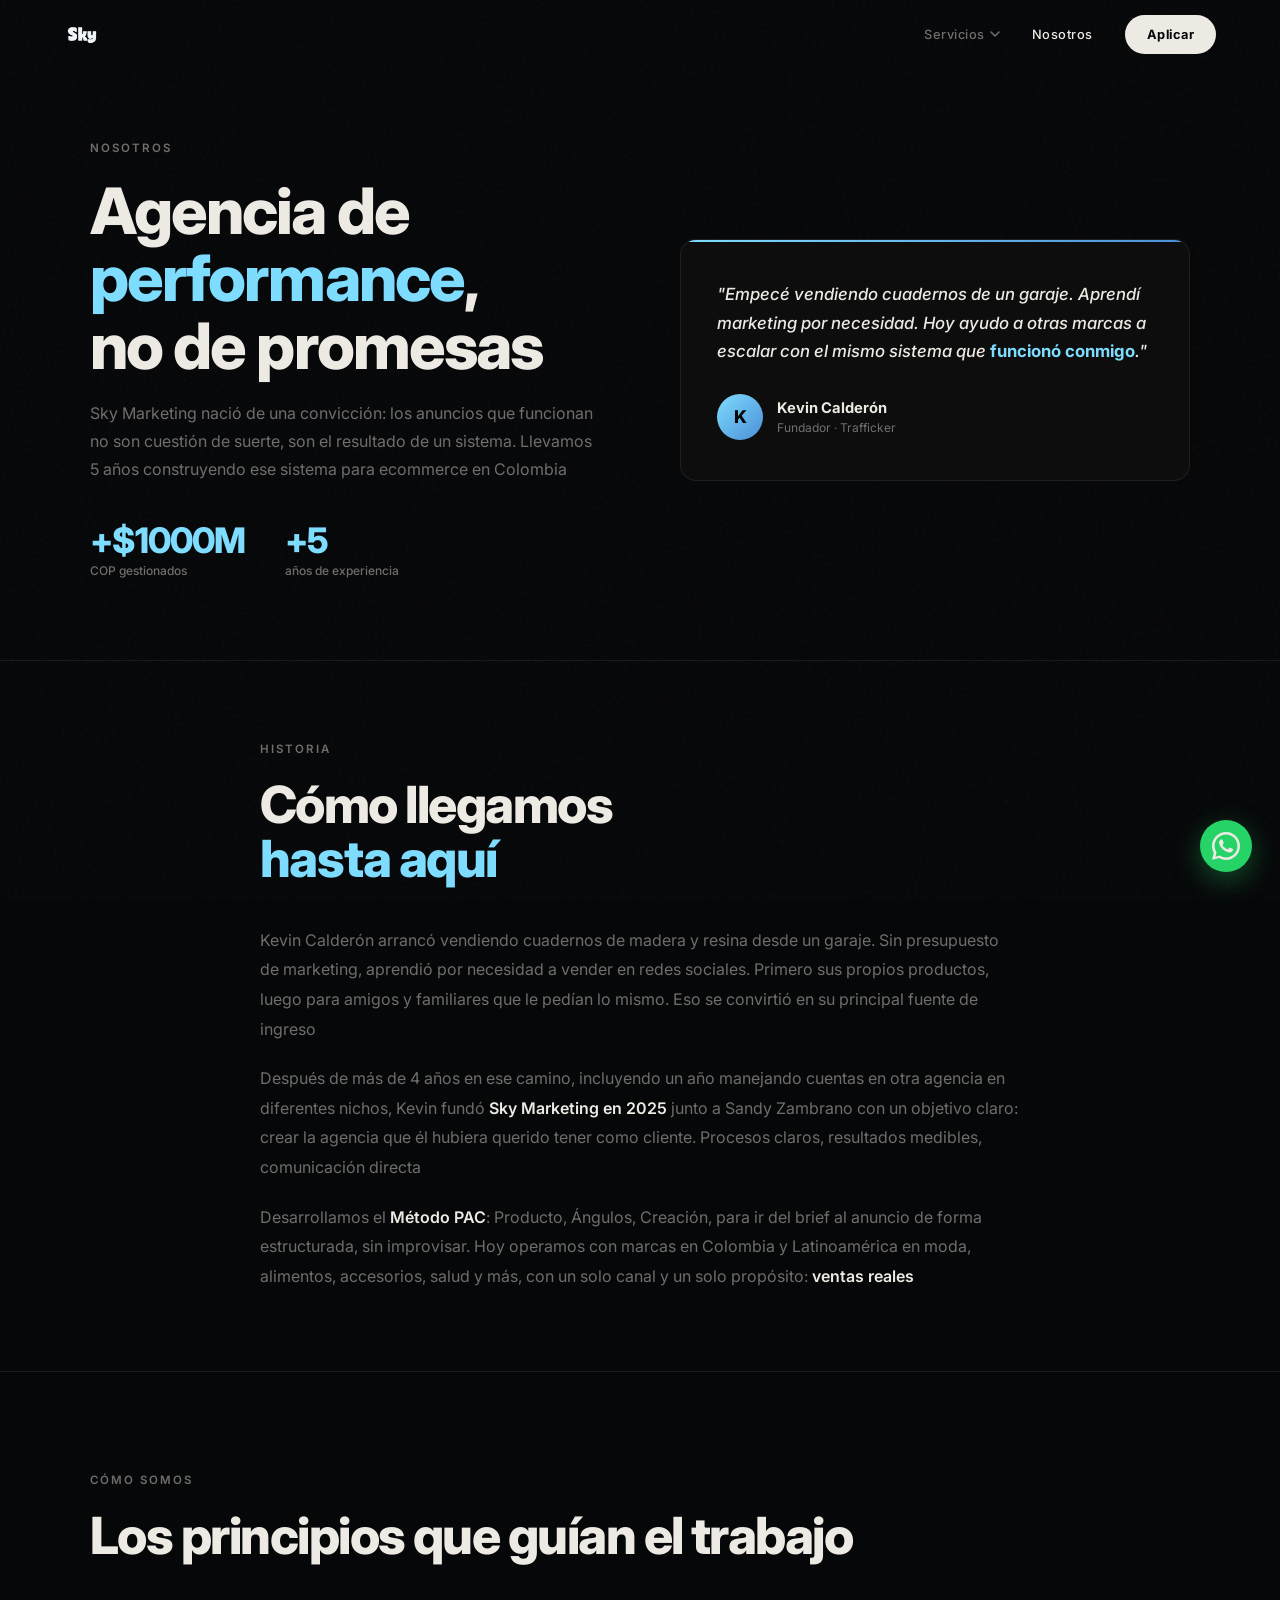
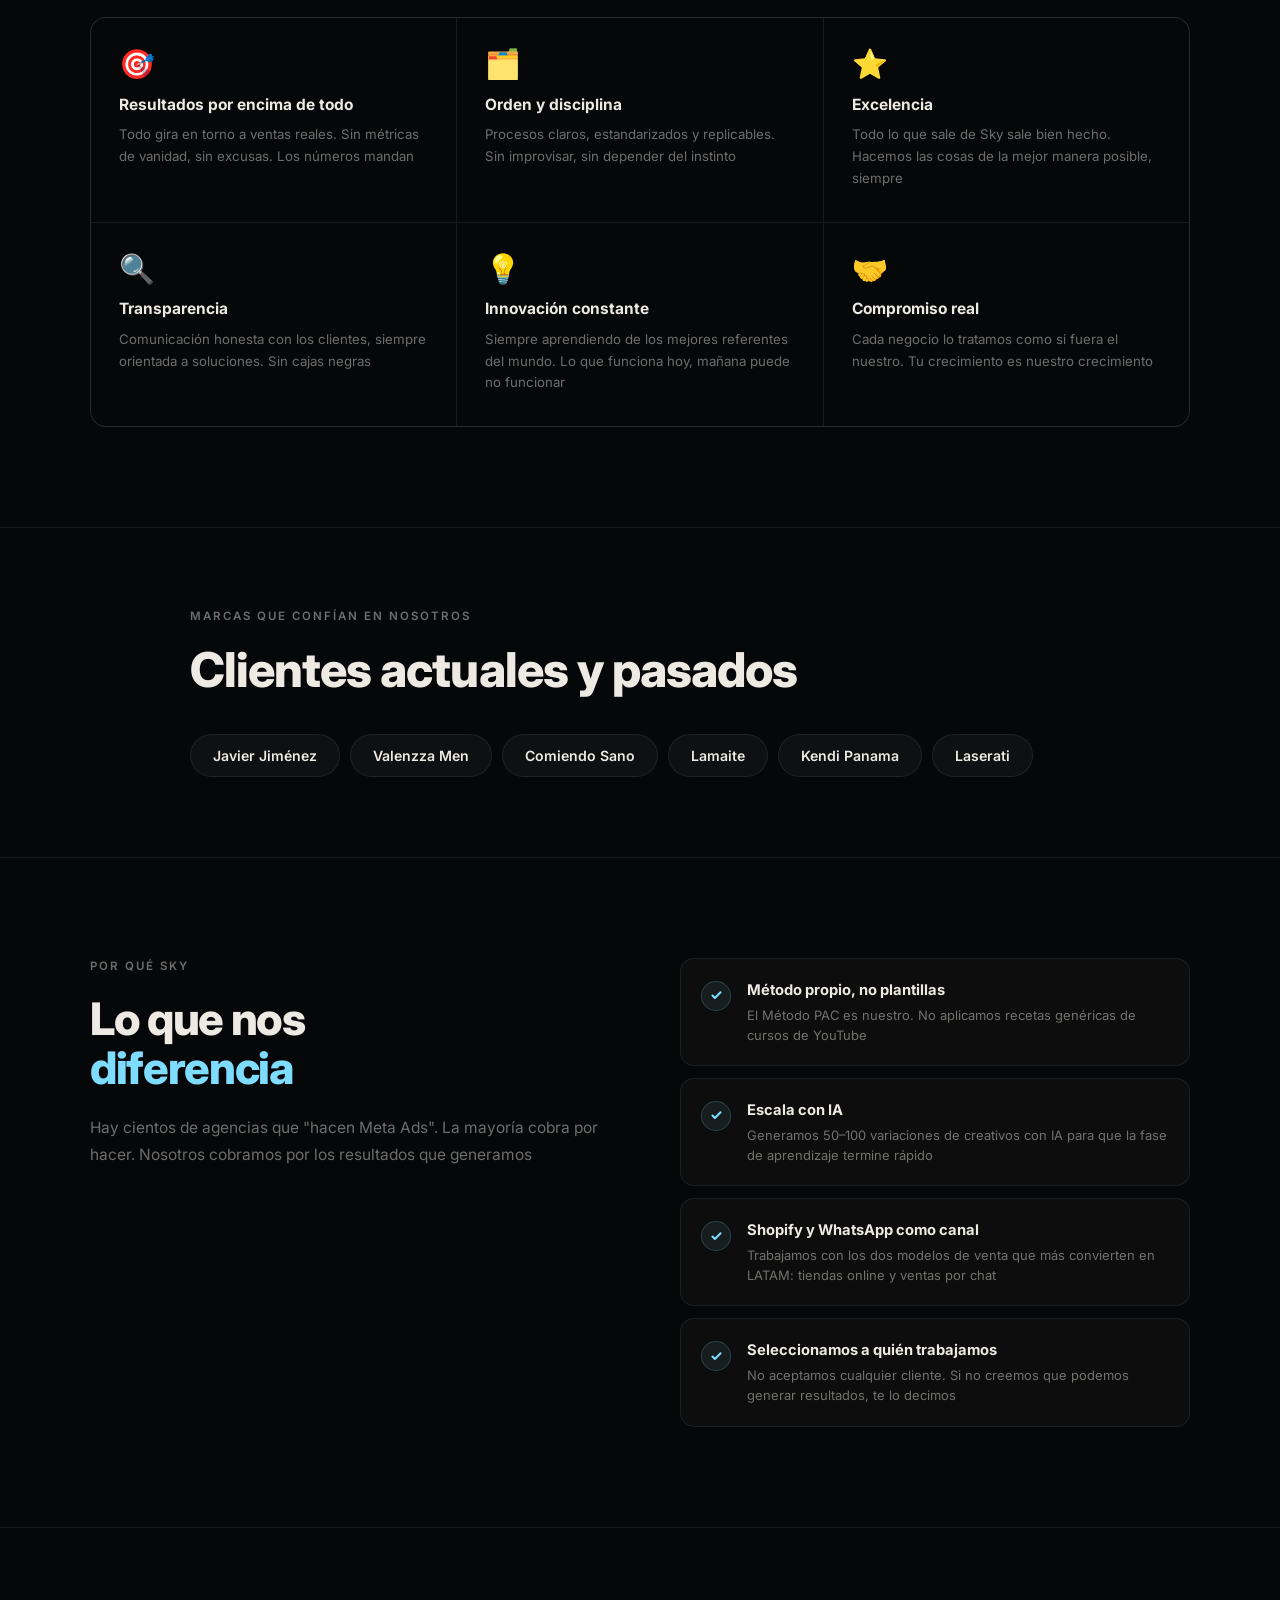
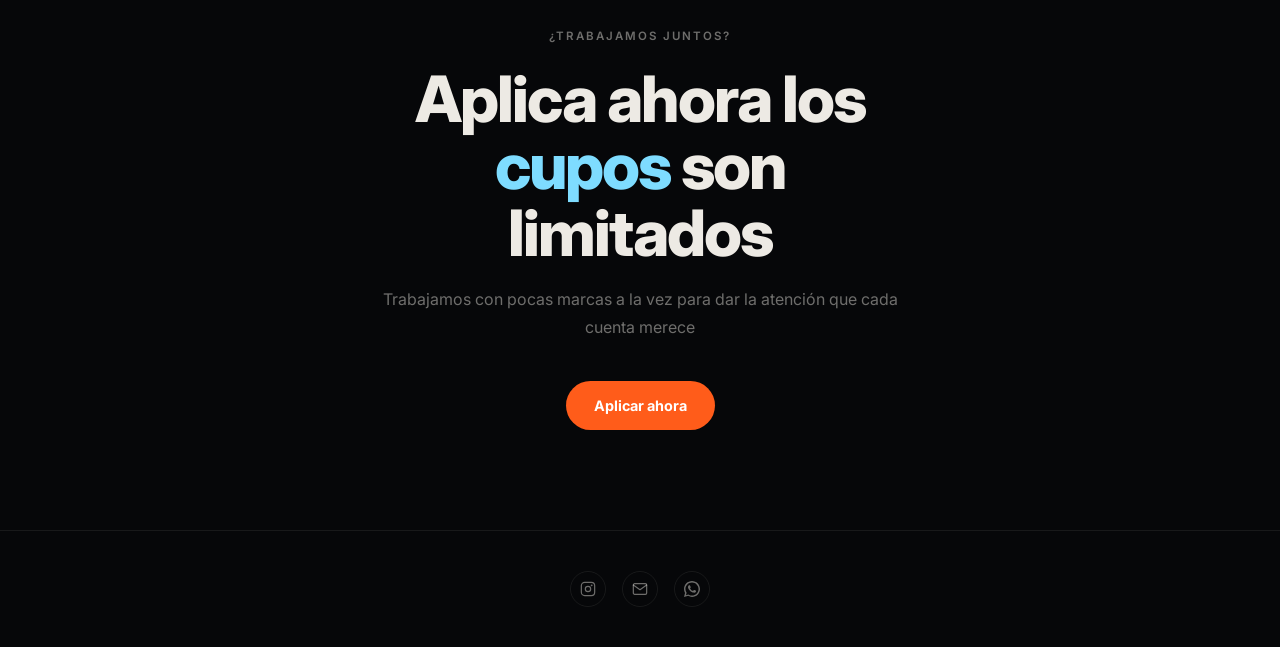
<file: nosotros.html>
﻿<!DOCTYPE html>
<html lang="es">
<head>
  <meta charset="UTF-8" />
  <meta name="viewport" content="width=device-width, initial-scale=1.0" />
  <link rel="icon" type="image/png" href="favicon.png" />
  <link rel="apple-touch-icon" href="favicon.png" />
  <title>Nosotros | Sky Marketing</title>
  <meta name="description" content="Sky Marketing es una agencia de performance en Meta Ads para ecommerce en Colombia. 5 años, +$1000M COP gestionados, resultados reales." />
  <!-- Meta Pixel Code -->
  <script>
  !function(f,b,e,v,n,t,s)
  {if(f.fbq)return;n=f.fbq=function(){n.callMethod?
  n.callMethod.apply(n,arguments):n.queue.push(arguments)};
  if(!f._fbq)f._fbq=n;n.push=n;n.loaded=!0;n.version='2.0';
  n.queue=[];t=b.createElement(e);t.async=!0;
  t.src=v;s=b.getElementsByTagName(e)[0];
  s.parentNode.insertBefore(t,s)}(window, document,'script',
  'https://connect.facebook.net/en_US/fbevents.js');
  fbq('init', '1989953454951930');
  fbq('track', 'PageView');
  </script>
  <noscript><img height="1" width="1" style="display:none"
  src="https://www.facebook.com/tr?id=1989953454951930&ev=PageView&noscript=1"
  /></noscript>
  <!-- End Meta Pixel Code -->
  <link rel="preconnect" href="https://fonts.googleapis.com" />
  <link rel="preconnect" href="https://fonts.gstatic.com" crossorigin />
  <link rel="preload" as="style" href="https://fonts.googleapis.com/css2?family=Inter:wght@400;500;600;700;800;900&display=swap" onload="this.onload=null;this.rel='stylesheet'" />
  <noscript><link href="https://fonts.googleapis.com/css2?family=Inter:wght@400;500;600;700;800;900&display=swap" rel="stylesheet" /></noscript>
  <link rel="stylesheet" href="css/dark.css" />
  <style>
    /* ── HERO ── */
    .about-hero {
      padding: 140px 5% 80px;
      position: relative; z-index: 1;
    }
    .about-hero-inner {
      max-width: 1100px; margin: 0 auto;
      display: grid; grid-template-columns: 1fr 1fr;
      gap: 80px; align-items: center;
    }
    .about-h1 {
      font-size: clamp(2.4rem, 5vw, 4.5rem);
      font-weight: 800; line-height: 1.05; letter-spacing: -0.03em;
      margin-bottom: 20px;
    }
    .about-h1 span { color: var(--sky); }
    .about-p { font-size: 1rem; color: var(--gray); line-height: 1.75; margin-bottom: 40px; }
    .about-stats { display: flex; gap: 40px; flex-wrap: wrap; }
    .astat-num { font-size: 2.2rem; font-weight: 800; color: var(--sky); line-height: 1; letter-spacing: -0.03em; }
    .astat-label { font-size: 0.75rem; color: var(--gray); font-weight: 500; margin-top: 4px; }

    /* Quote card */
    .quote-card {
      background: #0d0d0d; border: 1px solid var(--border);
      border-radius: 16px; padding: 40px 36px; position: relative; overflow: hidden;
    }
    .quote-card::before {
      content: ''; position: absolute; top: 0; left: 0; right: 0; height: 2px;
      background: linear-gradient(90deg, var(--sky), var(--blue));
    }
    .card-quote {
      font-size: 1.05rem; font-weight: 500; line-height: 1.7;
      color: var(--white); margin-bottom: 28px; font-style: italic;
    }
    .card-quote span { color: var(--sky); font-style: normal; font-weight: 700; }
    .card-author { display: flex; align-items: center; gap: 14px; }
    .author-avatar {
      width: 46px; height: 46px; border-radius: 50%;
      background: linear-gradient(135deg, var(--sky), var(--blue));
      display: flex; align-items: center; justify-content: center;
      font-size: 1.1rem; font-weight: 800; color: var(--black); flex-shrink: 0;
    }
    .author-name { font-size: 0.92rem; font-weight: 700; color: var(--white); }
    .author-role { font-size: 0.75rem; color: var(--gray); }

    /* ── STORY ── */
    .story-section {
      padding: 80px 5%;
      border-top: 1px solid var(--border);
      border-bottom: 1px solid var(--border);
      position: relative; z-index: 1;
    }
    .story-inner { max-width: 760px; margin: 0 auto; }
    .story-title {
      font-size: clamp(1.8rem, 4vw, 3.5rem);
      font-weight: 800; letter-spacing: -0.03em; line-height: 1.05;
      margin-bottom: 40px;
    }
    .story-title span { color: var(--sky); }
    .story-text { font-size: 1rem; color: var(--gray); line-height: 1.85; }
    .story-text + .story-text { margin-top: 20px; }
    .story-text strong { color: var(--white); font-weight: 600; }

    /* ── VALUES ── */
    .values-section { padding: 100px 5%; position: relative; z-index: 1; }
    .values-inner { max-width: 1100px; margin: 0 auto; }
    .values-grid { display: grid; grid-template-columns: repeat(3, 1fr); gap: 1px; background: var(--border); border: 1px solid var(--border); border-radius: 16px; overflow: hidden; margin-top: 56px; }
    .value-card { background: var(--black); padding: 32px 28px; transition: background var(--t); }
    .value-card:hover { background: rgba(240,237,232,0.03); }
    .value-icon { font-size: 1.8rem; margin-bottom: 14px; line-height: 1; }
    .value-title { font-size: 0.97rem; font-weight: 700; margin-bottom: 8px; color: var(--white); }
    .value-desc { font-size: 0.83rem; color: var(--gray); line-height: 1.65; }

    /* ── CLIENTS ── */
    .clients-section { padding: 80px 5%; border-top: 1px solid var(--border); position: relative; z-index: 1; }
    .clients-inner { max-width: 900px; margin: 0 auto; }
    .clients-pills { display: flex; flex-wrap: wrap; gap: 10px; margin-top: 40px; }
    .client-pill {
      background: rgba(240,237,232,0.04); border: 1px solid var(--border);
      border-radius: 100px; padding: 10px 22px;
      font-size: 0.88rem; font-weight: 600; color: var(--white);
      transition: border-color var(--t), background var(--t);
    }
    .client-pill:hover { border-color: rgba(126,220,255,0.3); background: rgba(126,220,255,0.05); }

    /* ── WHY ── */
    .why-section {
      padding: 100px 5%;
      border-top: 1px solid var(--border);
      border-bottom: 1px solid var(--border);
      position: relative; z-index: 1;
    }
    .why-inner { max-width: 1100px; margin: 0 auto; display: grid; grid-template-columns: 1fr 1fr; gap: 80px; align-items: start; }
    .why-h2 { font-size: clamp(1.8rem, 3.5vw, 3rem); font-weight: 800; line-height: 1.1; letter-spacing: -0.03em; margin-bottom: 20px; }
    .why-h2 span { color: var(--sky); }
    .why-p { font-size: 0.97rem; color: var(--gray); line-height: 1.75; }
    .why-list { display: flex; flex-direction: column; gap: 12px; }
    .why-item {
      display: flex; gap: 16px; align-items: flex-start;
      padding: 20px 20px; background: #0d0d0d;
      border: 1px solid var(--border); border-radius: var(--radius);
      transition: border-color var(--t);
    }
    .why-item:hover { border-color: rgba(126,220,255,0.22); }
    .why-check {
      flex-shrink: 0; width: 30px; height: 30px; border-radius: 50%;
      background: rgba(126,220,255,0.08); border: 1px solid rgba(126,220,255,0.2);
      display: flex; align-items: center; justify-content: center; margin-top: 2px;
    }
    .why-check svg { width: 13px; height: 13px; color: var(--sky); }
    .why-item-title { font-size: 0.92rem; font-weight: 700; margin-bottom: 4px; color: var(--white); }
    .why-item-desc { font-size: 0.81rem; color: var(--gray); line-height: 1.55; }

    /* ── CTA ── */
    .cta-section { padding: 100px 5%; text-align: center; position: relative; z-index: 1; }
    .cta-inner { max-width: 560px; margin: 0 auto; }
    .cta-title { font-size: clamp(2rem, 5vw, 4rem); font-weight: 800; margin-bottom: 20px; line-height: 1.05; letter-spacing: -0.03em; }
    .cta-title span { color: var(--sky); }
    .cta-sub { font-size: 1rem; color: var(--gray); margin-bottom: 40px; line-height: 1.7; }

    /* ── RESPONSIVE ── */
    @media (max-width: 768px) {
      .about-hero-inner { grid-template-columns: 1fr; gap: 48px; }
      .values-grid { grid-template-columns: 1fr; }
      .why-inner { grid-template-columns: 1fr; gap: 48px; }
    }
  </style>
</head>
<body>

  <!-- Navbar -->
  <nav class="nav" id="mainNav">
    <a href="index.html" class="nav-logo">
      <img src="assets/logo-light.png" alt="Sky Marketing"
           onerror="this.style.display='none';this.nextElementSibling.style.display='block'" />
      <span class="logo-fallback">Sky</span>
    </a>
    <div class="nav-links">
      <div class="nav-drop-wrap">
        <a href="servicios.html" class="nav-link nav-has-drop">
          Servicios
          <svg width="10" height="7" viewBox="0 0 10 7" fill="none" stroke="currentColor" stroke-width="1.6" stroke-linecap="round" stroke-linejoin="round"><path d="M1 1l4 4 4-4"/></svg>
        </a>
        <div class="nav-dropdown">
          <div class="nav-drop-inner">
            <a href="servicios.html" class="nav-drop-item"><span class="nav-drop-name">Meta Ads</span><span class="nav-drop-desc">Método PAC · Facebook e Instagram Ads para ecommerce</span></a>
            <a href="servicios.html" class="nav-drop-item"><span class="nav-drop-name">Páginas Web</span><span class="nav-drop-desc">Shopify y WhatsApp Business para marcas que venden online</span></a>
            <a href="servicios.html" class="nav-drop-item"><span class="nav-drop-name">Contenido Orgánico</span><span class="nav-drop-desc">Estrategia de contenido para Instagram</span></a>
          </div>
        </div>
      </div>
      <a href="nosotros.html" class="nav-link" style="color:var(--white);">Nosotros</a>
      <a href="index.html#aplicar" class="nav-cta">Aplicar</a>
    </div>
    <button class="hamburger" id="hamburger" aria-label="Menú"><span></span><span></span><span></span></button>
  </nav>

  <div class="mobile-menu" id="mobileMenu">
    <a href="servicios.html">Servicios</a>
    <a href="nosotros.html">Nosotros</a>
    <a href="index.html#aplicar" class="btn-sky" style="font-size:1rem;padding:14px 36px;border-radius:100px;">Aplicar</a>
  </div>

  <!-- Hero -->
  <section class="about-hero">
    <div class="about-hero-inner">
      <div>
        <p class="page-eyebrow">Nosotros</p>
        <h1 class="about-h1">Agencia de <span>performance</span>,<br/>no de promesas</h1>
        <p class="about-p">
          Sky Marketing nació de una convicción: los anuncios que funcionan no son cuestión de suerte,
          son el resultado de un sistema. Llevamos 5 años construyendo ese sistema para ecommerce en Colombia
        </p>
        <div class="about-stats">
          <div><div class="astat-num">+$1000M</div><div class="astat-label">COP gestionados</div></div>
          <div><div class="astat-num">+5</div><div class="astat-label">años de experiencia</div></div>
        </div>
      </div>
      <div class="quote-card">
        <p class="card-quote">"Empecé vendiendo cuadernos de un garaje. Aprendí marketing por necesidad. Hoy ayudo a otras marcas a escalar con el mismo sistema que <span>funcionó conmigo</span>."</p>
        <div class="card-author">
          <div class="author-avatar">K</div>
          <div>
            <p class="author-name">Kevin Calderón</p>
            <p class="author-role">Fundador · Trafficker</p>
          </div>
        </div>
      </div>
    </div>
  </section>

  <!-- Story -->
  <section class="story-section">
    <div class="story-inner">
      <p class="section-label">Historia</p>
      <h2 class="story-title">Cómo llegamos<br/><span>hasta aquí</span></h2>
      <p class="story-text">
        Kevin Calderón arrancó vendiendo cuadernos de madera y resina desde un garaje. Sin presupuesto de marketing,
        aprendió por necesidad a vender en redes sociales. Primero sus propios productos, luego para amigos y familiares
        que le pedían lo mismo. Eso se convirtió en su principal fuente de ingreso
</p>
      <p class="story-text">
        Después de más de 4 años en ese camino, incluyendo un año manejando cuentas en otra agencia en diferentes nichos,
        Kevin fundó <strong>Sky Marketing en 2025</strong> junto a Sandy Zambrano con un objetivo claro: crear la agencia
        que él hubiera querido tener como cliente. Procesos claros, resultados medibles, comunicación directa
</p>
      <p class="story-text">
        Desarrollamos el <strong>Método PAC</strong>: Producto, Ángulos, Creación, para ir del brief al anuncio de forma
        estructurada, sin improvisar. Hoy operamos con marcas en Colombia y Latinoamérica en moda, alimentos, accesorios,
        salud y más, con un solo canal y un solo propósito: <strong>ventas reales</strong>
</p>
    </div>
  </section>

  <!-- Values -->
  <section class="values-section">
    <div class="values-inner">
      <p class="section-label">Cómo somos</p>
      <h2 style="font-size:clamp(2rem,4vw,3.5rem);font-weight:800;letter-spacing:-0.03em;line-height:1;">Los principios que guían el trabajo</h2>
      <div class="values-grid">
        <div class="value-card"><div class="value-icon">🎯</div><p class="value-title">Resultados por encima de todo</p><p class="value-desc">Todo gira en torno a ventas reales. Sin métricas de vanidad, sin excusas. Los números mandan</p></div>
        <div class="value-card"><div class="value-icon">🗂️</div><p class="value-title">Orden y disciplina</p><p class="value-desc">Procesos claros, estandarizados y replicables. Sin improvisar, sin depender del instinto</p></div>
        <div class="value-card"><div class="value-icon">⭐</div><p class="value-title">Excelencia</p><p class="value-desc">Todo lo que sale de Sky sale bien hecho. Hacemos las cosas de la mejor manera posible, siempre</p></div>
        <div class="value-card"><div class="value-icon">🔍</div><p class="value-title">Transparencia</p><p class="value-desc">Comunicación honesta con los clientes, siempre orientada a soluciones. Sin cajas negras</p></div>
        <div class="value-card"><div class="value-icon">💡</div><p class="value-title">Innovación constante</p><p class="value-desc">Siempre aprendiendo de los mejores referentes del mundo. Lo que funciona hoy, mañana puede no funcionar</p></div>
        <div class="value-card"><div class="value-icon">🤝</div><p class="value-title">Compromiso real</p><p class="value-desc">Cada negocio lo tratamos como si fuera el nuestro. Tu crecimiento es nuestro crecimiento</p></div>
      </div>
    </div>
  </section>

  <!-- Clients -->
  <section class="clients-section">
    <div class="clients-inner">
      <p class="section-label">Marcas que confían en nosotros</p>
      <h2 style="font-size:clamp(1.8rem,4vw,3rem);font-weight:800;letter-spacing:-0.02em;line-height:1;">Clientes actuales y pasados</h2>
      <div class="clients-pills">
        <span class="client-pill">Javier Jiménez</span>
        <span class="client-pill">Valenzza Men</span>
        <span class="client-pill">Comiendo Sano</span>
        <span class="client-pill">Lamaite</span>
        <span class="client-pill">Kendi Panama</span>
        <span class="client-pill">Laserati</span>
      </div>
    </div>
  </section>

  <!-- Why -->
  <section class="why-section">
    <div class="why-inner">
      <div>
        <p class="section-label">Por qué Sky</p>
        <h2 class="why-h2">Lo que nos<br/><span>diferencia</span></h2>
        <p class="why-p">Hay cientos de agencias que "hacen Meta Ads". La mayoría cobra por hacer. Nosotros cobramos por los resultados que generamos</p>
      </div>
      <div class="why-list">
        <div class="why-item">
          <div class="why-check"><svg viewBox="0 0 16 16" fill="none" stroke="currentColor" stroke-width="2.5" stroke-linecap="round" stroke-linejoin="round"><polyline points="13 4 6 11 3 8"/></svg></div>
          <div><p class="why-item-title">Método propio, no plantillas</p><p class="why-item-desc">El Método PAC es nuestro. No aplicamos recetas genéricas de cursos de YouTube</p></div>
        </div>
        <div class="why-item">
          <div class="why-check"><svg viewBox="0 0 16 16" fill="none" stroke="currentColor" stroke-width="2.5" stroke-linecap="round" stroke-linejoin="round"><polyline points="13 4 6 11 3 8"/></svg></div>
          <div><p class="why-item-title">Escala con IA</p><p class="why-item-desc">Generamos 50–100 variaciones de creativos con IA para que la fase de aprendizaje termine rápido</p></div>
        </div>
        <div class="why-item">
          <div class="why-check"><svg viewBox="0 0 16 16" fill="none" stroke="currentColor" stroke-width="2.5" stroke-linecap="round" stroke-linejoin="round"><polyline points="13 4 6 11 3 8"/></svg></div>
          <div><p class="why-item-title">Shopify y WhatsApp como canal</p><p class="why-item-desc">Trabajamos con los dos modelos de venta que más convierten en LATAM: tiendas online y ventas por chat</p></div>
        </div>
        <div class="why-item">
          <div class="why-check"><svg viewBox="0 0 16 16" fill="none" stroke="currentColor" stroke-width="2.5" stroke-linecap="round" stroke-linejoin="round"><polyline points="13 4 6 11 3 8"/></svg></div>
          <div><p class="why-item-title">Seleccionamos a quién trabajamos</p><p class="why-item-desc">No aceptamos cualquier cliente. Si no creemos que podemos generar resultados, te lo decimos</p></div>
        </div>
      </div>
    </div>
  </section>

  <!-- CTA -->
  <section class="cta-section">
    <div class="cta-inner">
      <p class="section-label">¿Trabajamos juntos?</p>
      <h2 class="cta-title">Aplica ahora los <span>cupos</span> son limitados</h2>
      <p class="cta-sub">Trabajamos con pocas marcas a la vez para dar la atención que cada cuenta merece</p>
      <a href="index.html#aplicar" class="btn-primary">Aplicar ahora</a>
    </div>
  </section>

  <!-- Footer -->
  <footer class="footer">
    <div class="footer-social">
        <a href="https://www.instagram.com/skymarketing.co/" target="_blank" rel="noopener" aria-label="Instagram"><svg width="16" height="16" viewBox="0 0 24 24" fill="none" stroke="currentColor" stroke-width="1.8" stroke-linecap="round" stroke-linejoin="round"><rect x="2" y="2" width="20" height="20" rx="5" ry="5"/><circle cx="12" cy="12" r="4"/><circle cx="17.5" cy="6.5" r="0.5" fill="currentColor"/></svg></a>
        <a href="mailto:sky.marketingads@gmail.com" aria-label="Email"><svg width="16" height="16" viewBox="0 0 24 24" fill="none" stroke="currentColor" stroke-width="1.8" stroke-linecap="round" stroke-linejoin="round"><path d="M4 4h16c1.1 0 2 .9 2 2v12c0 1.1-.9 2-2 2H4c-1.1 0-2-.9-2-2V6c0-1.1.9-2 2-2z"/><polyline points="22,6 12,13 2,6"/></svg></a>
        <a href="https://wa.me/573172945026" target="_blank" rel="noopener" aria-label="WhatsApp"><svg width="16" height="16" viewBox="0 0 24 24" fill="currentColor"><path d="M17.472 14.382c-.297-.149-1.758-.867-2.03-.967-.273-.099-.471-.148-.67.15-.197.297-.767.966-.94 1.164-.173.199-.347.223-.644.075-.297-.15-1.255-.463-2.39-1.475-.883-.788-1.48-1.761-1.653-2.059-.173-.297-.018-.458.13-.606.134-.133.298-.347.446-.52.149-.174.198-.298.298-.497.099-.198.05-.371-.025-.52-.075-.149-.669-1.612-.916-2.207-.242-.579-.487-.5-.669-.51-.173-.008-.371-.01-.57-.01-.198 0-.52.074-.792.372-.272.297-1.04 1.016-1.04 2.479 0 1.462 1.065 2.875 1.213 3.074.149.198 2.096 3.2 5.077 4.487.709.306 1.262.489 1.694.625.712.227 1.36.195 1.871.118.571-.085 1.758-.719 2.006-1.413.248-.694.248-1.289.173-1.413-.074-.124-.272-.198-.57-.347z"/><path d="M12 0C5.373 0 0 5.373 0 12c0 2.123.555 4.116 1.524 5.847L.057 23.882l6.197-1.624A11.937 11.937 0 0012 24c6.627 0 12-5.373 12-12S18.627 0 12 0zm0 21.818a9.808 9.808 0 01-5.001-1.374l-.36-.213-3.68.965.981-3.595-.234-.369A9.818 9.818 0 012.182 12C2.182 6.578 6.578 2.182 12 2.182S21.818 6.578 21.818 12 17.422 21.818 12 21.818z"/></svg></a>
    </div>
  </footer>

  <a href="https://wa.me/573172945026?text=Hola%20Sky%20Marketing%2C%20quiero%20informaci%C3%B3n%20sobre%20sus%20servicios." class="wa-float" target="_blank" rel="noopener" aria-label="WhatsApp">
    <svg viewBox="0 0 24 24" fill="currentColor"><path d="M17.472 14.382c-.297-.149-1.758-.867-2.03-.967-.273-.099-.471-.148-.67.15-.197.297-.767.966-.94 1.164-.173.199-.347.223-.644.075-.297-.15-1.255-.463-2.39-1.475-.883-.788-1.48-1.761-1.653-2.059-.173-.297-.018-.458.13-.606.134-.133.298-.347.446-.52.149-.174.198-.298.298-.497.099-.198.05-.371-.025-.52-.075-.149-.669-1.612-.916-2.207-.242-.579-.487-.5-.669-.51-.173-.008-.371-.01-.57-.01-.198 0-.52.074-.792.372-.272.297-1.04 1.016-1.04 2.479 0 1.462 1.065 2.875 1.213 3.074.149.198 2.096 3.2 5.077 4.487.709.306 1.262.489 1.694.625.712.227 1.36.195 1.871.118.571-.085 1.758-.719 2.006-1.413.248-.694.248-1.289.173-1.413-.074-.124-.272-.198-.57-.347z"/><path d="M12 0C5.373 0 0 5.373 0 12c0 2.123.555 4.116 1.524 5.847L.057 23.882l6.197-1.624A11.937 11.937 0 0012 24c6.627 0 12-5.373 12-12S18.627 0 12 0zm0 21.818a9.808 9.808 0 01-5.001-1.374l-.36-.213-3.68.965.981-3.595-.234-.369A9.818 9.818 0 012.182 12C2.182 6.578 6.578 2.182 12 2.182S21.818 6.578 21.818 12 17.422 21.818 12 21.818z"/></svg>
  </a>

  <script src="js/main.js" defer></script>
  <script>
    const nav = document.getElementById('mainNav');
    window.addEventListener('scroll', () => { nav.classList.toggle('scrolled', window.scrollY > 40); }, { passive: true });
    const hamburger = document.getElementById('hamburger');
    const mobileMenu = document.getElementById('mobileMenu');
    hamburger.addEventListener('click', () => mobileMenu.classList.toggle('open'));
    mobileMenu.querySelectorAll('a').forEach(a => a.addEventListener('click', () => mobileMenu.classList.remove('open')));
  </script>
</body>
</html>
</file>
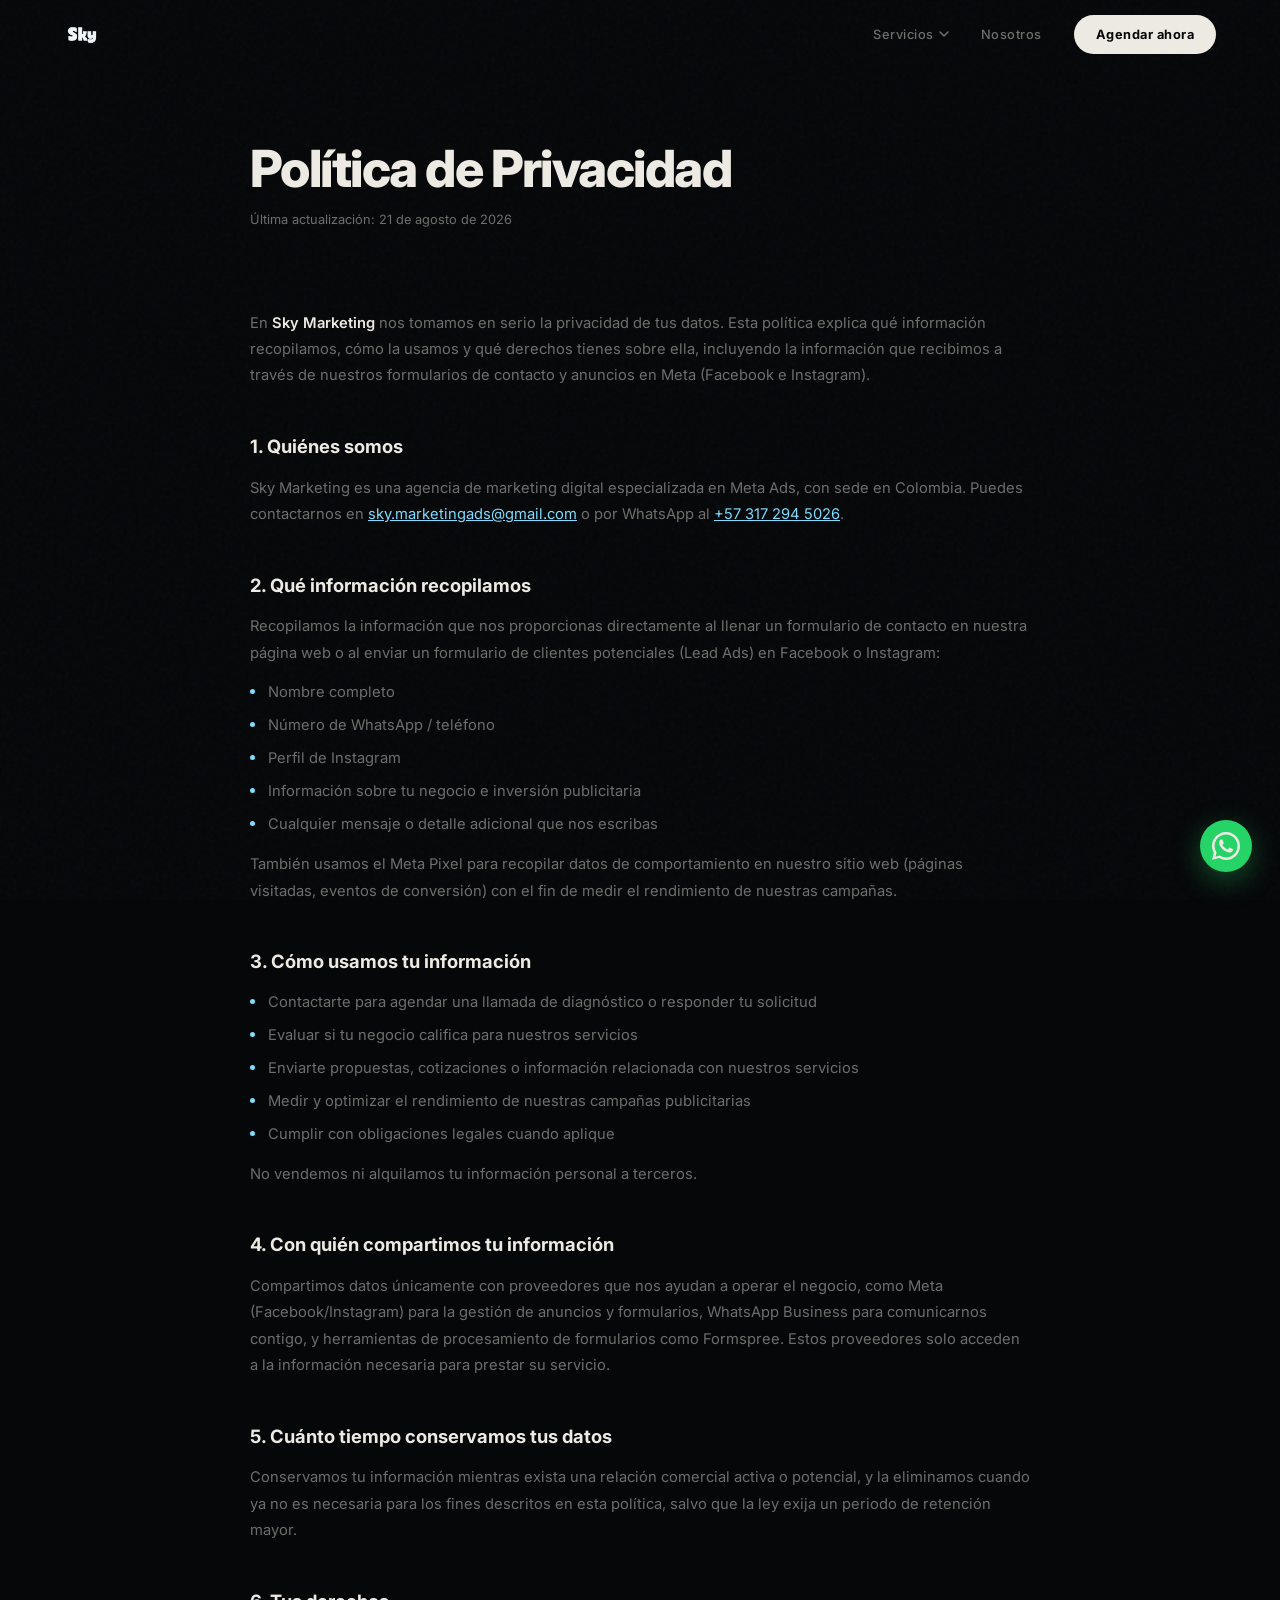
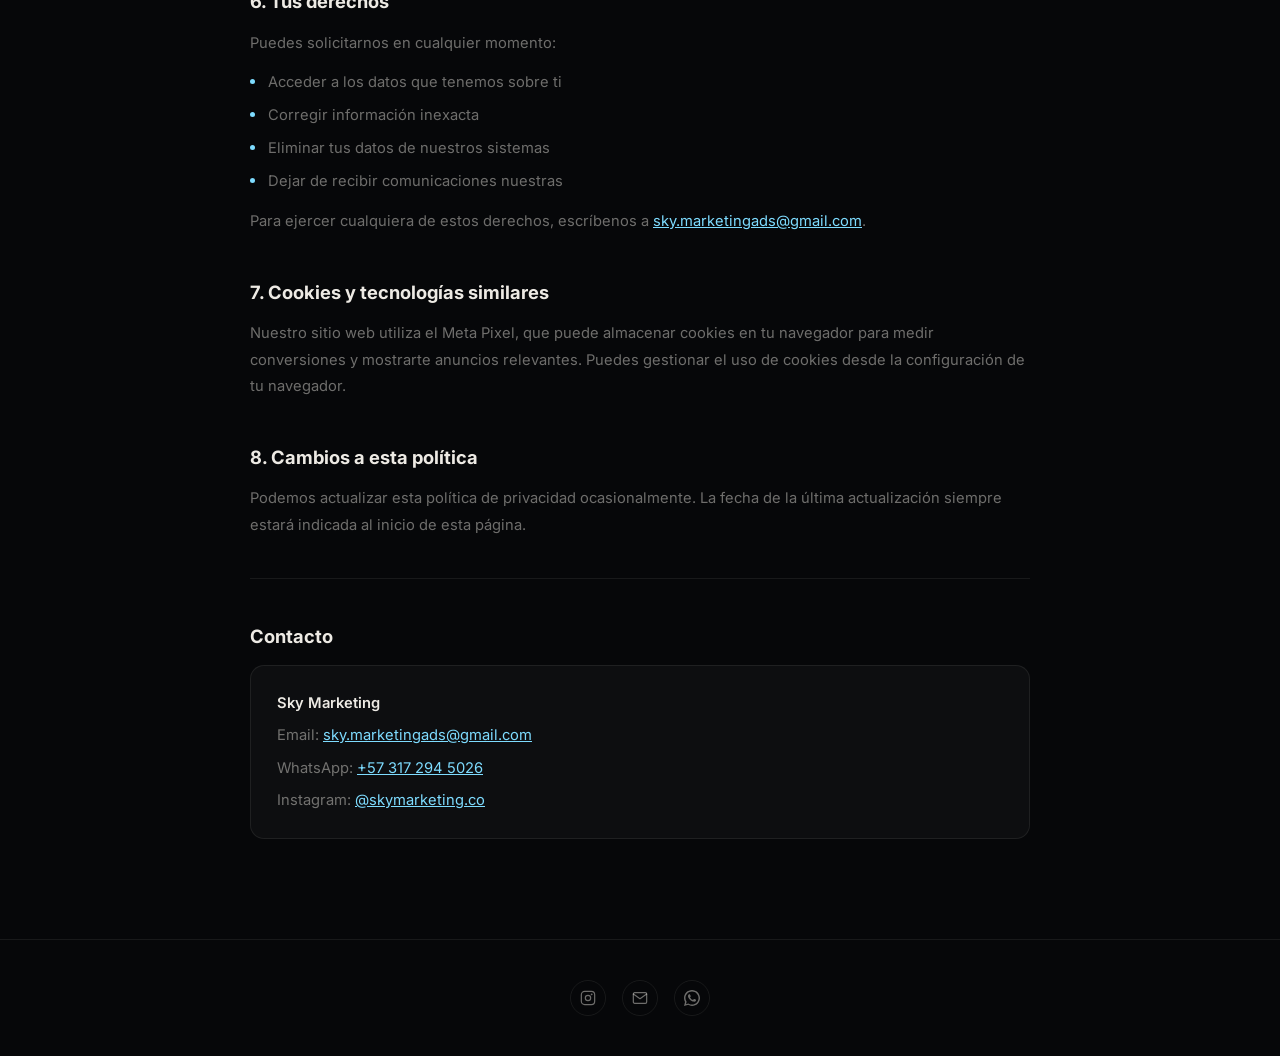
<file: politica-privacidad.html>
<!DOCTYPE html>
<html lang="es">
<head>
  <meta charset="UTF-8" />
  <meta name="viewport" content="width=device-width, initial-scale=1.0" />
  <link rel="icon" type="image/png" href="favicon.png" />
  <link rel="apple-touch-icon" href="favicon.png" />
  <title>Política de Privacidad | Sky Marketing</title>
  <meta name="description" content="Política de privacidad de Sky Marketing: cómo recopilamos, usamos y protegemos tus datos personales, incluyendo información recibida a través de formularios de Meta Ads." />
  <meta name="robots" content="noindex" />
  <!-- Meta Pixel Code -->
  <script>
  !function(f,b,e,v,n,t,s)
  {if(f.fbq)return;n=f.fbq=function(){n.callMethod?
  n.callMethod.apply(n,arguments):n.queue.push(arguments)};
  if(!f._fbq)f._fbq=n;n.push=n;n.loaded=!0;n.version='2.0';
  n.queue=[];t=b.createElement(e);t.async=!0;
  t.src=v;s=b.getElementsByTagName(e)[0];
  s.parentNode.insertBefore(t,s)}(window, document,'script',
  'https://connect.facebook.net/en_US/fbevents.js');
  fbq('init', '1989953454951930');
  fbq('track', 'PageView');
  </script>
  <noscript><img height="1" width="1" style="display:none"
  src="https://www.facebook.com/tr?id=1989953454951930&ev=PageView&noscript=1"
  /></noscript>
  <!-- End Meta Pixel Code -->
  <link rel="preconnect" href="https://fonts.googleapis.com" />
  <link rel="preconnect" href="https://fonts.gstatic.com" crossorigin />
  <link rel="preload" as="style" href="https://fonts.googleapis.com/css2?family=Inter:wght@400;500;600;700;800&display=swap" onload="this.onload=null;this.rel='stylesheet'" />
  <noscript><link href="https://fonts.googleapis.com/css2?family=Inter:wght@400;500;600;700;800&display=swap" rel="stylesheet" /></noscript>
  <link rel="stylesheet" href="css/dark.css" />
  <style>
    .policy-hero { padding: 140px 5% 40px; position: relative; z-index: 1; }
    .policy-hero-inner { max-width: 780px; margin: 0 auto; }
    .policy-h1 {
      font-size: clamp(2rem, 4.5vw, 3.2rem);
      font-weight: 800; line-height: 1.1; letter-spacing: -0.03em;
      margin-bottom: 14px;
    }
    .policy-updated { font-size: 0.8rem; color: var(--gray); }

    .policy-body { padding: 40px 5% 100px; position: relative; z-index: 1; }
    .policy-inner { max-width: 780px; margin: 0 auto; }
    .policy-inner h2 {
      font-size: 1.15rem; font-weight: 700; color: var(--white);
      margin: 44px 0 14px;
    }
    .policy-inner h2:first-child { margin-top: 0; }
    .policy-inner p {
      font-size: 0.92rem; color: var(--gray); line-height: 1.8;
      margin-bottom: 14px;
    }
    .policy-inner ul {
      list-style: none; display: flex; flex-direction: column; gap: 8px;
      margin: 0 0 14px;
    }
    .policy-inner li {
      font-size: 0.92rem; color: var(--gray); line-height: 1.7;
      padding-left: 18px; position: relative;
    }
    .policy-inner li::before {
      content: ''; position: absolute; left: 0; top: 9px;
      width: 5px; height: 5px; border-radius: 50%; background: var(--sky);
    }
    .policy-inner strong { color: var(--white); font-weight: 600; }
    .policy-inner a { color: var(--sky); text-decoration: underline; }
    .policy-divider { border-top: 1px solid var(--border); margin: 40px 0; }
    .policy-contact {
      background: rgba(240,237,232,0.03);
      border: 1px solid var(--border);
      border-radius: var(--radius); padding: 24px 26px;
      margin-top: 8px;
    }
    .policy-contact p { margin-bottom: 6px; }
    .policy-contact p:last-child { margin-bottom: 0; }
  </style>
</head>
<body>

  <nav class="nav" id="mainNav">
    <a href="index.html" class="nav-logo">
      <img src="assets/logo-light.png" alt="Sky Marketing"
           onerror="this.style.display='none';this.nextElementSibling.style.display='block'" />
      <span class="logo-fallback">Sky</span>
    </a>
    <div class="nav-links">
      <div class="nav-drop-wrap">
        <a href="servicios.html" class="nav-link nav-has-drop">
          Servicios
          <svg width="10" height="7" viewBox="0 0 10 7" fill="none" stroke="currentColor" stroke-width="1.6" stroke-linecap="round" stroke-linejoin="round"><path d="M1 1l4 4 4-4"/></svg>
        </a>
        <div class="nav-dropdown">
          <div class="nav-drop-inner">
            <a href="servicios.html" class="nav-drop-item"><span class="nav-drop-name">Meta Ads</span><span class="nav-drop-desc">Método PAC · Facebook e Instagram Ads para ecommerce</span></a>
            <a href="servicios.html" class="nav-drop-item"><span class="nav-drop-name">Páginas Web</span><span class="nav-drop-desc">Shopify y WhatsApp Business para marcas que venden online</span></a>
            <a href="servicios.html" class="nav-drop-item"><span class="nav-drop-name">Contenido Orgánico</span><span class="nav-drop-desc">Estrategia de contenido para Instagram</span></a>
          </div>
        </div>
      </div>
      <a href="nosotros.html" class="nav-link">Nosotros</a>
      <a href="index.html#lp-form" class="nav-cta">Agendar ahora</a>
    </div>
    <button class="hamburger" id="hamburger" aria-label="Menú"><span></span><span></span><span></span></button>
  </nav>

  <div class="mobile-menu" id="mobileMenu">
    <a href="servicios.html">Servicios</a>
    <a href="nosotros.html">Nosotros</a>
    <a href="index.html#lp-form" class="btn-sky" style="font-size:1rem;padding:14px 36px;border-radius:100px;">Agendar ahora</a>
  </div>

  <!-- Hero -->
  <section class="policy-hero">
    <div class="policy-hero-inner">
      <h1 class="policy-h1">Política de Privacidad</h1>
      <p class="policy-updated">Última actualización: 21 de agosto de 2026</p>
    </div>
  </section>

  <!-- Body -->
  <section class="policy-body">
    <div class="policy-inner">

      <p>En <strong>Sky Marketing</strong> nos tomamos en serio la privacidad de tus datos. Esta política explica qué información recopilamos, cómo la usamos y qué derechos tienes sobre ella, incluyendo la información que recibimos a través de nuestros formularios de contacto y anuncios en Meta (Facebook e Instagram).</p>

      <h2>1. Quiénes somos</h2>
      <p>Sky Marketing es una agencia de marketing digital especializada en Meta Ads, con sede en Colombia. Puedes contactarnos en <a href="mailto:sky.marketingads@gmail.com">sky.marketingads@gmail.com</a> o por WhatsApp al <a href="https://wa.me/573172945026" target="_blank" rel="noopener">+57 317 294 5026</a>.</p>

      <h2>2. Qué información recopilamos</h2>
      <p>Recopilamos la información que nos proporcionas directamente al llenar un formulario de contacto en nuestra página web o al enviar un formulario de clientes potenciales (Lead Ads) en Facebook o Instagram:</p>
      <ul>
        <li>Nombre completo</li>
        <li>Número de WhatsApp / teléfono</li>
        <li>Perfil de Instagram</li>
        <li>Información sobre tu negocio e inversión publicitaria</li>
        <li>Cualquier mensaje o detalle adicional que nos escribas</li>
      </ul>
      <p>También usamos el Meta Pixel para recopilar datos de comportamiento en nuestro sitio web (páginas visitadas, eventos de conversión) con el fin de medir el rendimiento de nuestras campañas.</p>

      <h2>3. Cómo usamos tu información</h2>
      <ul>
        <li>Contactarte para agendar una llamada de diagnóstico o responder tu solicitud</li>
        <li>Evaluar si tu negocio califica para nuestros servicios</li>
        <li>Enviarte propuestas, cotizaciones o información relacionada con nuestros servicios</li>
        <li>Medir y optimizar el rendimiento de nuestras campañas publicitarias</li>
        <li>Cumplir con obligaciones legales cuando aplique</li>
      </ul>
      <p>No vendemos ni alquilamos tu información personal a terceros.</p>

      <h2>4. Con quién compartimos tu información</h2>
      <p>Compartimos datos únicamente con proveedores que nos ayudan a operar el negocio, como Meta (Facebook/Instagram) para la gestión de anuncios y formularios, WhatsApp Business para comunicarnos contigo, y herramientas de procesamiento de formularios como Formspree. Estos proveedores solo acceden a la información necesaria para prestar su servicio.</p>

      <h2>5. Cuánto tiempo conservamos tus datos</h2>
      <p>Conservamos tu información mientras exista una relación comercial activa o potencial, y la eliminamos cuando ya no es necesaria para los fines descritos en esta política, salvo que la ley exija un periodo de retención mayor.</p>

      <h2>6. Tus derechos</h2>
      <p>Puedes solicitarnos en cualquier momento:</p>
      <ul>
        <li>Acceder a los datos que tenemos sobre ti</li>
        <li>Corregir información inexacta</li>
        <li>Eliminar tus datos de nuestros sistemas</li>
        <li>Dejar de recibir comunicaciones nuestras</li>
      </ul>
      <p>Para ejercer cualquiera de estos derechos, escríbenos a <a href="mailto:sky.marketingads@gmail.com">sky.marketingads@gmail.com</a>.</p>

      <h2>7. Cookies y tecnologías similares</h2>
      <p>Nuestro sitio web utiliza el Meta Pixel, que puede almacenar cookies en tu navegador para medir conversiones y mostrarte anuncios relevantes. Puedes gestionar el uso de cookies desde la configuración de tu navegador.</p>

      <h2>8. Cambios a esta política</h2>
      <p>Podemos actualizar esta política de privacidad ocasionalmente. La fecha de la última actualización siempre estará indicada al inicio de esta página.</p>

      <div class="policy-divider"></div>

      <h2>Contacto</h2>
      <div class="policy-contact">
        <p><strong>Sky Marketing</strong></p>
        <p>Email: <a href="mailto:sky.marketingads@gmail.com">sky.marketingads@gmail.com</a></p>
        <p>WhatsApp: <a href="https://wa.me/573172945026" target="_blank" rel="noopener">+57 317 294 5026</a></p>
        <p>Instagram: <a href="https://www.instagram.com/skymarketing.co/" target="_blank" rel="noopener">@skymarketing.co</a></p>
      </div>

    </div>
  </section>

  <!-- Footer -->
  <footer class="footer">
    <div class="footer-social">
      <a href="https://www.instagram.com/skymarketing.co/" target="_blank" rel="noopener" aria-label="Instagram">
        <svg width="16" height="16" viewBox="0 0 24 24" fill="none" stroke="currentColor" stroke-width="1.8" stroke-linecap="round" stroke-linejoin="round"><rect x="2" y="2" width="20" height="20" rx="5" ry="5"/><circle cx="12" cy="12" r="4"/><circle cx="17.5" cy="6.5" r="0.5" fill="currentColor"/></svg>
      </a>
      <a href="mailto:sky.marketingads@gmail.com" aria-label="Email">
        <svg width="16" height="16" viewBox="0 0 24 24" fill="none" stroke="currentColor" stroke-width="1.8" stroke-linecap="round" stroke-linejoin="round"><path d="M4 4h16c1.1 0 2 .9 2 2v12c0 1.1-.9 2-2 2H4c-1.1 0-2-.9-2-2V6c0-1.1.9-2 2-2z"/><polyline points="22,6 12,13 2,6"/></svg>
      </a>
      <a href="https://wa.me/573172945026" target="_blank" rel="noopener" aria-label="WhatsApp">
        <svg width="16" height="16" viewBox="0 0 24 24" fill="currentColor"><path d="M17.472 14.382c-.297-.149-1.758-.867-2.03-.967-.273-.099-.471-.148-.67.15-.197.297-.767.966-.94 1.164-.173.199-.347.223-.644.075-.297-.15-1.255-.463-2.39-1.475-.883-.788-1.48-1.761-1.653-2.059-.173-.297-.018-.458.13-.606.134-.133.298-.347.446-.52.149-.174.198-.298.298-.497.099-.198.05-.371-.025-.52-.075-.149-.669-1.612-.916-2.207-.242-.579-.487-.5-.669-.51-.173-.008-.371-.01-.57-.01-.198 0-.52.074-.792.372-.272.297-1.04 1.016-1.04 2.479 0 1.462 1.065 2.875 1.213 3.074.149.198 2.096 3.2 5.077 4.487.709.306 1.262.489 1.694.625.712.227 1.36.195 1.871.118.571-.085 1.758-.719 2.006-1.413.248-.694.248-1.289.173-1.413-.074-.124-.272-.198-.57-.347z"/><path d="M12 0C5.373 0 0 5.373 0 12c0 2.123.555 4.116 1.524 5.847L.057 23.882l6.197-1.624A11.937 11.937 0 0012 24c6.627 0 12-5.373 12-12S18.627 0 12 0zm0 21.818a9.808 9.808 0 01-5.001-1.374l-.36-.213-3.68.965.981-3.595-.234-.369A9.818 9.818 0 012.182 12C2.182 6.578 6.578 2.182 12 2.182S21.818 6.578 21.818 12 17.422 21.818 12 21.818z"/></svg>
      </a>
    </div>
  </footer>

  <!-- WhatsApp float -->
  <a href="https://wa.me/573172945026?text=Hola%20Sky%20Marketing%2C%20tengo%20una%20pregunta%20sobre%20la%20pol%C3%ADtica%20de%20privacidad." class="wa-float" target="_blank" rel="noopener" aria-label="WhatsApp">
    <svg viewBox="0 0 24 24" fill="currentColor" xmlns="http://www.w3.org/2000/svg">
      <path d="M17.472 14.382c-.297-.149-1.758-.867-2.03-.967-.273-.099-.471-.148-.67.15-.197.297-.767.966-.94 1.164-.173.199-.347.223-.644.075-.297-.15-1.255-.463-2.39-1.475-.883-.788-1.48-1.761-1.653-2.059-.173-.297-.018-.458.13-.606.134-.133.298-.347.446-.52.149-.174.198-.298.298-.497.099-.198.05-.371-.025-.52-.075-.149-.669-1.612-.916-2.207-.242-.579-.487-.5-.669-.51-.173-.008-.371-.01-.57-.01-.198 0-.52.074-.792.372-.272.297-1.04 1.016-1.04 2.479 0 1.462 1.065 2.875 1.213 3.074.149.198 2.096 3.2 5.077 4.487.709.306 1.262.489 1.694.625.712.227 1.36.195 1.871.118.571-.085 1.758-.719 2.006-1.413.248-.694.248-1.289.173-1.413-.074-.124-.272-.198-.57-.347z"/>
      <path d="M12 0C5.373 0 0 5.373 0 12c0 2.123.555 4.116 1.524 5.847L.057 23.882l6.197-1.624A11.937 11.937 0 0012 24c6.627 0 12-5.373 12-12S18.627 0 12 0zm0 21.818a9.808 9.808 0 01-5.001-1.374l-.36-.213-3.68.965.981-3.595-.234-.369A9.818 9.818 0 012.182 12C2.182 6.578 6.578 2.182 12 2.182S21.818 6.578 21.818 12 17.422 21.818 12 21.818z"/>
    </svg>
  </a>

  <script>
    const nav       = document.getElementById('mainNav');
    const hamburger = document.getElementById('hamburger');
    const mobileMenu = document.getElementById('mobileMenu');
    window.addEventListener('scroll', () => { nav.classList.toggle('scrolled', window.scrollY > 40); }, { passive: true });
    hamburger.addEventListener('click', () => mobileMenu.classList.toggle('open'));
    mobileMenu.querySelectorAll('a').forEach(a => a.addEventListener('click', () => mobileMenu.classList.remove('open')));
  </script>
</body>
</html>
</file>
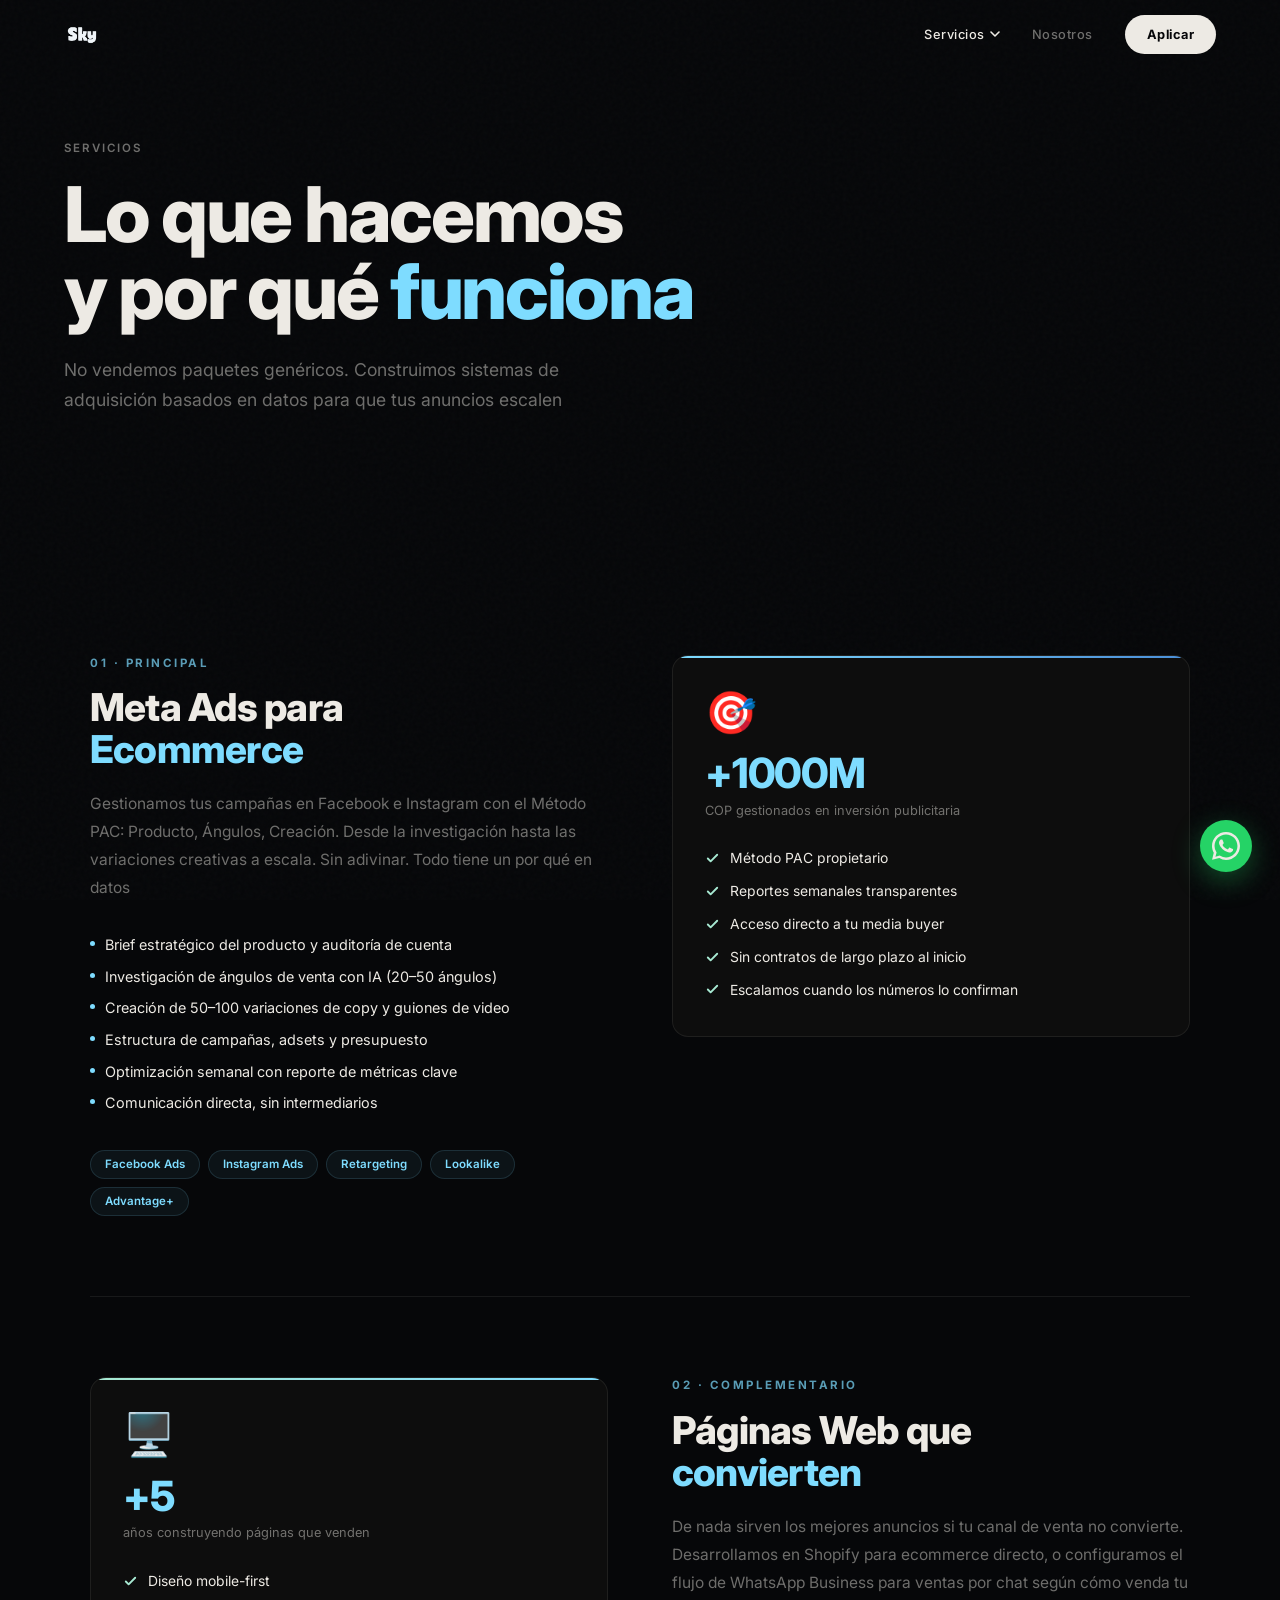
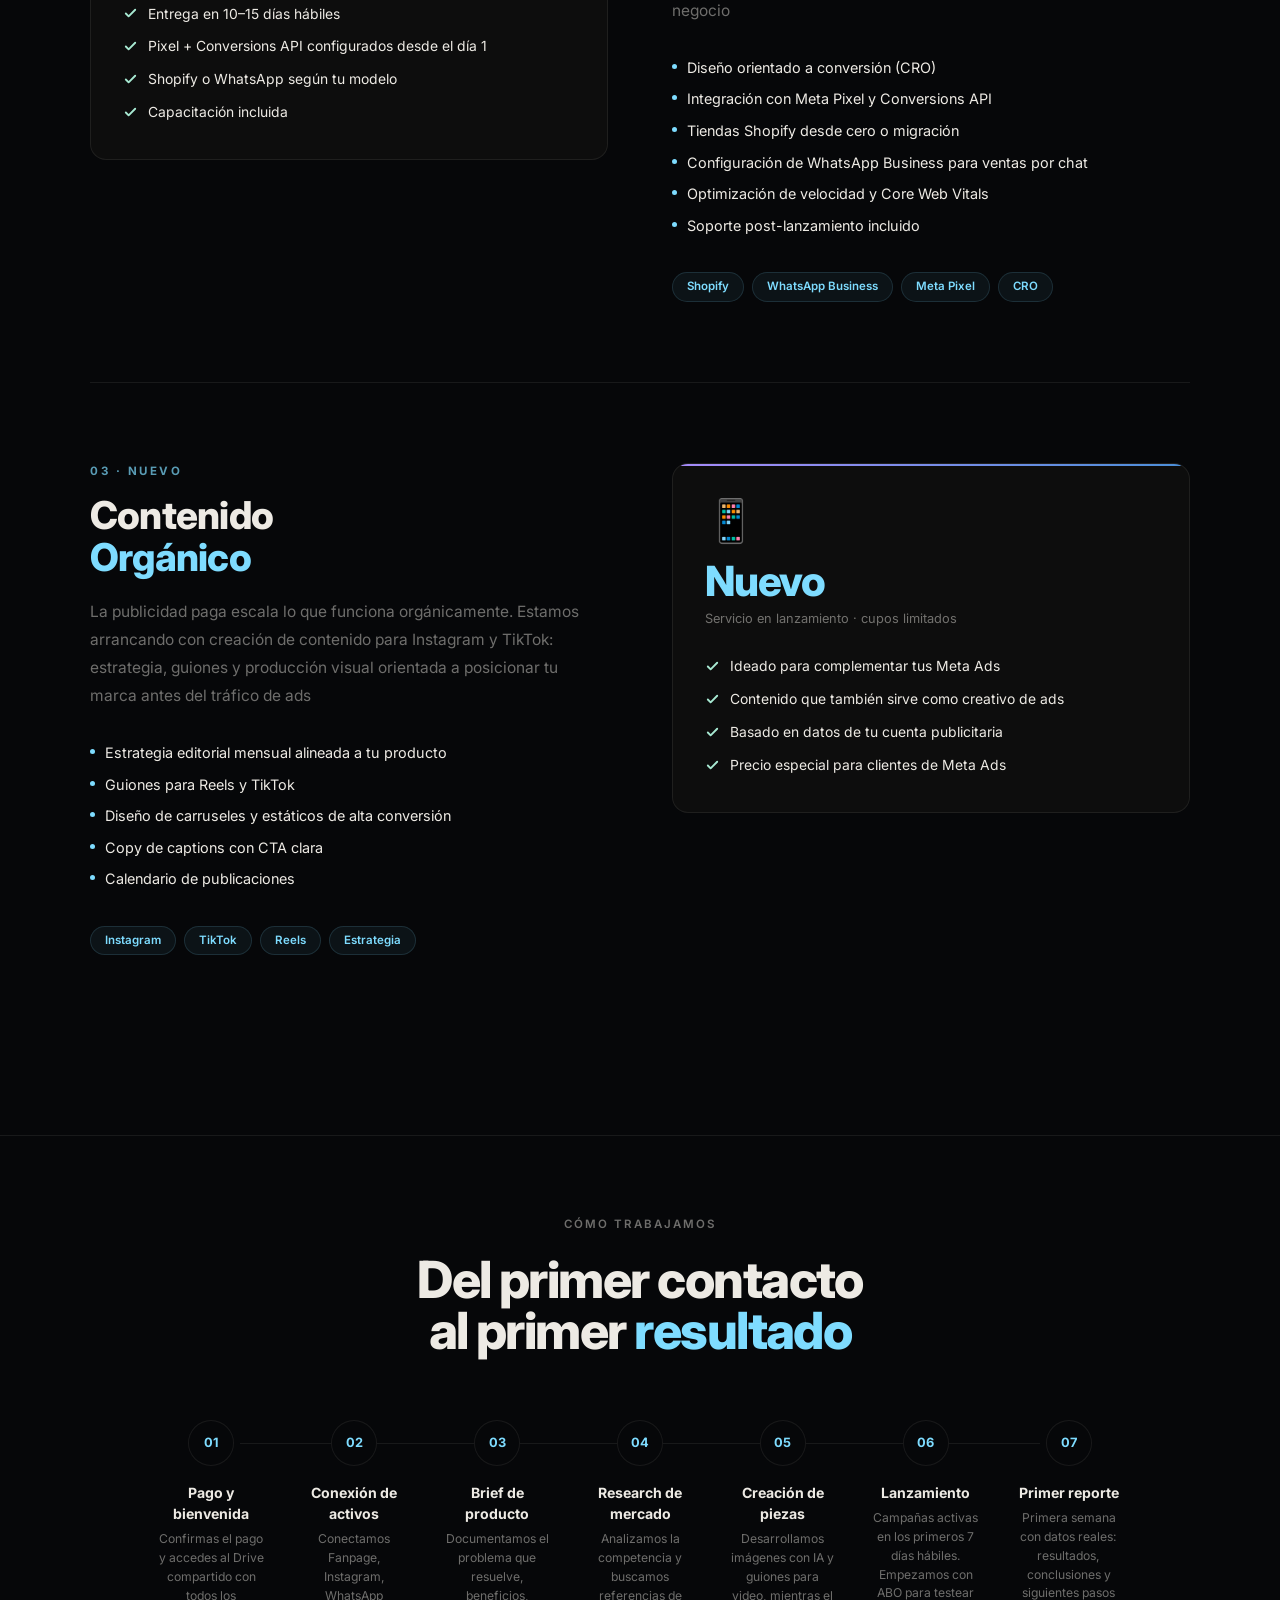
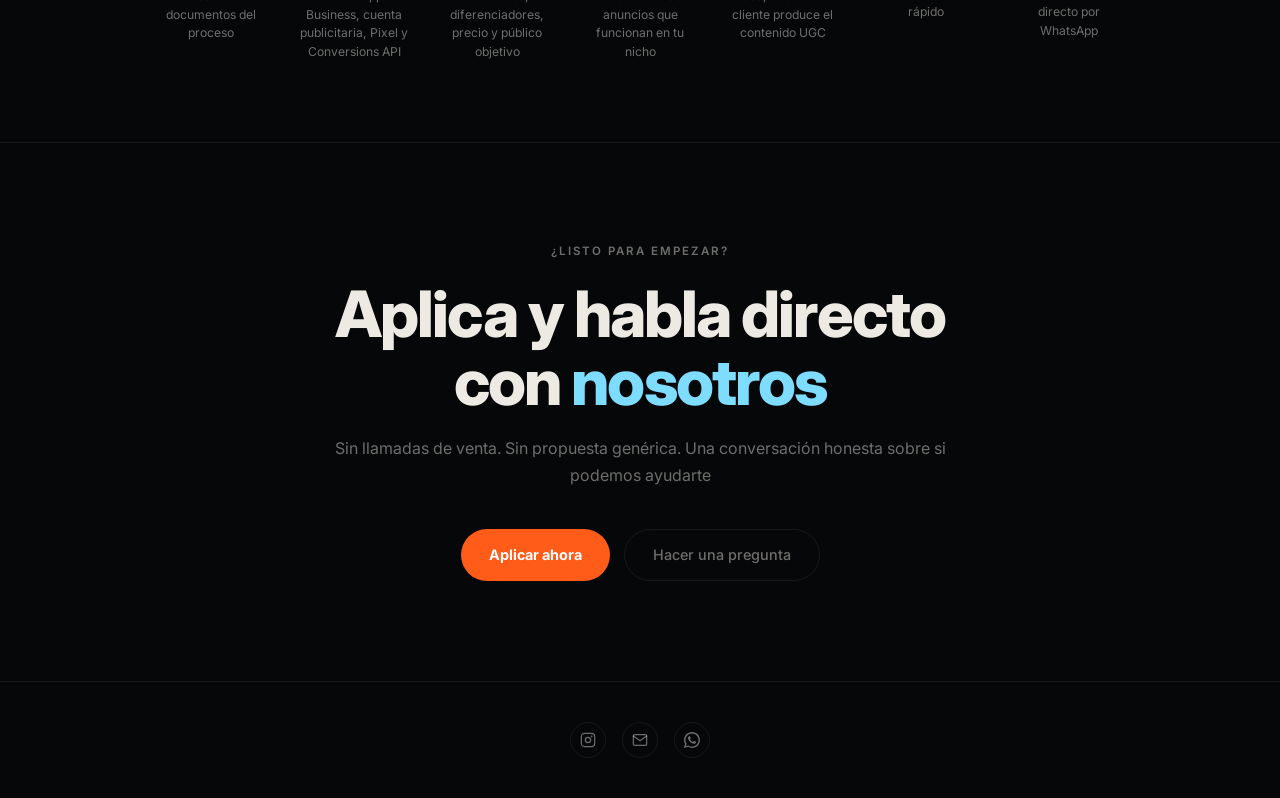
<file: servicios.html>
﻿<!DOCTYPE html>
<html lang="es">
<head>
  <meta charset="UTF-8" />
  <meta name="viewport" content="width=device-width, initial-scale=1.0" />
  <link rel="icon" type="image/png" href="favicon.png" />
  <link rel="apple-touch-icon" href="favicon.png" />
  <title>Servicios | Sky Marketing</title>
  <meta name="description" content="Meta Ads para ecommerce, desarrollo web y contenido orgánico. Sky Marketing — agencia de performance en Colombia." />
  <!-- Meta Pixel Code -->
  <script>
  !function(f,b,e,v,n,t,s)
  {if(f.fbq)return;n=f.fbq=function(){n.callMethod?
  n.callMethod.apply(n,arguments):n.queue.push(arguments)};
  if(!f._fbq)f._fbq=n;n.push=n;n.loaded=!0;n.version='2.0';
  n.queue=[];t=b.createElement(e);t.async=!0;
  t.src=v;s=b.getElementsByTagName(e)[0];
  s.parentNode.insertBefore(t,s)}(window, document,'script',
  'https://connect.facebook.net/en_US/fbevents.js');
  fbq('init', '1989953454951930');
  fbq('track', 'PageView');
  </script>
  <noscript><img height="1" width="1" style="display:none"
  src="https://www.facebook.com/tr?id=1989953454951930&ev=PageView&noscript=1"
  /></noscript>
  <!-- End Meta Pixel Code -->
  <link rel="preconnect" href="https://fonts.googleapis.com" />
  <link rel="preconnect" href="https://fonts.gstatic.com" crossorigin />
  <link rel="preload" as="style" href="https://fonts.googleapis.com/css2?family=Inter:wght@400;500;600;700;800;900&display=swap" onload="this.onload=null;this.rel='stylesheet'" />
  <noscript><link href="https://fonts.googleapis.com/css2?family=Inter:wght@400;500;600;700;800;900&display=swap" rel="stylesheet" /></noscript>
  <link rel="stylesheet" href="css/dark.css" />
  <style>
    /* ── SERVICE BLOCKS ── */
    .services-section { padding: 80px 5% 100px; position: relative; z-index: 1; }
    .services-inner { max-width: 1100px; margin: 0 auto; }

    .service-block {
      display: grid; grid-template-columns: 1fr 1fr;
      gap: 64px; align-items: start;
      padding: 80px 0; border-top: 1px solid var(--border);
    }
    .service-block:first-child { border-top: none; }
    .service-num {
      font-size: 0.72rem; font-weight: 700; letter-spacing: 2.5px;
      text-transform: uppercase; color: var(--sky); opacity: 0.7; margin-bottom: 14px;
    }
    .service-name {
      font-size: clamp(1.8rem, 3vw, 2.6rem);
      font-weight: 800; line-height: 1.1; margin-bottom: 20px; letter-spacing: -0.02em;
    }
    .service-name span { color: var(--sky); }
    .service-desc {
      font-size: 0.97rem; color: var(--gray); line-height: 1.8; margin-bottom: 32px;
    }
    .feature-list { list-style: none; display: flex; flex-direction: column; gap: 10px; margin-bottom: 36px; }
    .feature-list li {
      display: flex; align-items: flex-start; gap: 10px;
      font-size: 0.9rem; color: var(--white);
    }
    .feature-list li::before {
      content: ''; flex-shrink: 0; margin-top: 7px;
      width: 5px; height: 5px; border-radius: 50%; background: var(--sky);
    }
    .badge-row { display: flex; gap: 8px; flex-wrap: wrap; }
    .badge {
      background: rgba(126,220,255,0.06);
      border: 1px solid rgba(126,220,255,0.14);
      border-radius: 100px; padding: 5px 14px;
      font-size: 0.72rem; font-weight: 600; color: var(--sky);
    }

    /* Visual card */
    .service-visual {
      border-radius: 16px; overflow: hidden;
      background: #0d0d0d; border: 1px solid var(--border);
      padding: 36px 32px; position: relative;
    }
    .service-visual::before {
      content: ''; position: absolute; top: 0; left: 0; right: 0; height: 2px;
    }
    .service-visual.blue-top::before   { background: linear-gradient(90deg, var(--sky), var(--blue)); }
    .service-visual.mint-top::before   { background: linear-gradient(90deg, var(--mint), var(--sky)); }
    .service-visual.purple-top::before { background: linear-gradient(90deg, #a78bfa, var(--blue)); }
    .visual-icon { font-size: 2.6rem; margin-bottom: 20px; line-height: 1; }
    .visual-stat { font-size: 2.6rem; font-weight: 800; color: var(--sky); line-height: 1; margin-bottom: 6px; letter-spacing: -0.03em; }
    .visual-stat-label { font-size: 0.8rem; color: var(--gray); margin-bottom: 28px; }
    .visual-checklist { list-style: none; display: flex; flex-direction: column; gap: 12px; }
    .visual-checklist li { display: flex; align-items: center; gap: 10px; font-size: 0.87rem; color: var(--white); }
    .visual-checklist li svg { flex-shrink: 0; width: 15px; height: 15px; color: var(--mint); }

    /* ── PROCESS ── */
    .process-section {
      padding: 80px 5%;
      border-top: 1px solid var(--border);
      border-bottom: 1px solid var(--border);
      position: relative; z-index: 1;
    }
    .process-inner { max-width: 1000px; margin: 0 auto; text-align: center; }
    .process-title {
      font-size: clamp(1.8rem, 4vw, 3.5rem);
      font-weight: 800; letter-spacing: -0.03em; line-height: 1;
      margin-bottom: 64px;
    }
    .process-title span { color: var(--sky); }
    .proc-steps { display: flex; gap: 0; position: relative; justify-content: center; }
    .proc-steps::before {
      content: ''; position: absolute; top: 23px; left: 10%; right: 10%;
      height: 1px; background: var(--border);
    }
    .proc-step { flex: 1; padding: 0 16px; text-align: center; position: relative; }
    .proc-dot {
      width: 46px; height: 46px; border-radius: 50%;
      background: var(--black); border: 1px solid var(--border);
      display: flex; align-items: center; justify-content: center;
      margin: 0 auto 16px; font-weight: 700; font-size: 0.8rem;
      color: var(--sky); position: relative; z-index: 1;
      transition: border-color var(--t), background var(--t);
    }
    .proc-step:hover .proc-dot { background: rgba(126,220,255,0.08); border-color: var(--sky); }
    .proc-step-title { font-size: 0.88rem; font-weight: 700; margin-bottom: 6px; color: var(--white); }
    .proc-step-desc { font-size: 0.76rem; color: var(--gray); line-height: 1.55; }

    /* ── CTA BOTTOM ── */
    .cta-section { padding: 100px 5%; text-align: center; position: relative; z-index: 1; }
    .cta-inner { max-width: 640px; margin: 0 auto; }
    .cta-title {
      font-size: clamp(2rem, 5vw, 4rem);
      font-weight: 800; margin-bottom: 20px; line-height: 1.05;
      letter-spacing: -0.03em;
    }
    .cta-title span { color: var(--sky); }
    .cta-sub { font-size: 1rem; color: var(--gray); margin-bottom: 40px; line-height: 1.7; }
    .cta-actions { display: flex; gap: 14px; justify-content: center; flex-wrap: wrap; }

    /* ── RESPONSIVE ── */
    @media (max-width: 900px) {
      .proc-steps { flex-wrap: wrap; justify-content: flex-start; gap: 24px; }
      .proc-steps::before { display: none; }
      .proc-step { flex: 0 0 calc(50% - 12px); text-align: left; display: flex; align-items: flex-start; gap: 12px; padding: 0; }
      .proc-dot { margin: 0; flex-shrink: 0; }
    }
    @media (max-width: 768px) {
      .service-block { grid-template-columns: 1fr; gap: 40px; padding: 60px 0; }
      .proc-step { flex: 0 0 100%; }
    }
  </style>
</head>
<body>

  <!-- Navbar -->
  <nav class="nav" id="mainNav">
    <a href="index.html" class="nav-logo">
      <img src="assets/logo-light.png" alt="Sky Marketing"
           onerror="this.style.display='none';this.nextElementSibling.style.display='block'" />
      <span class="logo-fallback">Sky</span>
    </a>
    <div class="nav-links">
      <div class="nav-drop-wrap">
        <a href="servicios.html" class="nav-link nav-has-drop" style="color:var(--white);">
          Servicios
          <svg width="10" height="7" viewBox="0 0 10 7" fill="none" stroke="currentColor" stroke-width="1.6" stroke-linecap="round" stroke-linejoin="round"><path d="M1 1l4 4 4-4"/></svg>
        </a>
        <div class="nav-dropdown">
          <div class="nav-drop-inner">
            <a href="servicios.html" class="nav-drop-item">
              <span class="nav-drop-name">Meta Ads</span>
              <span class="nav-drop-desc">Método PAC · Facebook e Instagram Ads para ecommerce</span>
            </a>
            <a href="servicios.html" class="nav-drop-item">
              <span class="nav-drop-name">Páginas Web</span>
              <span class="nav-drop-desc">Shopify y WhatsApp Business para marcas que venden online</span>
            </a>
            <a href="servicios.html" class="nav-drop-item">
              <span class="nav-drop-name">Contenido Orgánico</span>
              <span class="nav-drop-desc">Estrategia de contenido para Instagram</span>
            </a>
          </div>
        </div>
      </div>
      <a href="nosotros.html" class="nav-link">Nosotros</a>
      <a href="index.html#aplicar" class="nav-cta">Aplicar</a>
    </div>
    <button class="hamburger" id="hamburger" aria-label="Menú">
      <span></span><span></span><span></span>
    </button>
  </nav>

  <!-- Mobile menu -->
  <div class="mobile-menu" id="mobileMenu">
    <a href="servicios.html">Servicios</a>
    <a href="nosotros.html">Nosotros</a>
    <a href="index.html#aplicar" class="btn-sky" style="font-size:1rem;padding:14px 36px;border-radius:100px;">Aplicar</a>
  </div>

  <!-- Hero -->
  <section class="page-hero">
    <div class="page-hero-inner">
      <p class="page-eyebrow">Servicios</p>
      <h1 class="page-h1">Lo que hacemos<br/>y por qué <span>funciona</span></h1>
      <p class="page-sub">No vendemos paquetes genéricos. Construimos sistemas de adquisición basados en datos para que tus anuncios escalen</p>
    </div>
  </section>

  <!-- Services -->
  <section class="services-section">
    <div class="services-inner">

      <!-- 01 Meta Ads -->
      <div class="service-block">
        <div>
          <p class="service-num">01 · Principal</p>
          <h2 class="service-name">Meta Ads para<br/><span>Ecommerce</span></h2>
          <p class="service-desc">
            Gestionamos tus campañas en Facebook e Instagram con el Método PAC: Producto, Ángulos, Creación.
            Desde la investigación hasta las variaciones creativas a escala. Sin adivinar. Todo tiene un por qué en datos
</p>
          <ul class="feature-list">
            <li>Brief estratégico del producto y auditoría de cuenta</li>
            <li>Investigación de ángulos de venta con IA (20–50 ángulos)</li>
            <li>Creación de 50–100 variaciones de copy y guiones de video</li>
            <li>Estructura de campañas, adsets y presupuesto</li>
            <li>Optimización semanal con reporte de métricas clave</li>
            <li>Comunicación directa, sin intermediarios</li>
          </ul>
          <div class="badge-row">
            <span class="badge">Facebook Ads</span>
            <span class="badge">Instagram Ads</span>
            <span class="badge">Retargeting</span>
            <span class="badge">Lookalike</span>
            <span class="badge">Advantage+</span>
          </div>
        </div>
        <div class="service-visual blue-top">
          <div class="visual-icon">🎯</div>
          <div class="visual-stat">+1000M</div>
          <div class="visual-stat-label">COP gestionados en inversión publicitaria</div>
          <ul class="visual-checklist">
            <li><svg viewBox="0 0 16 16" fill="none" stroke="currentColor" stroke-width="2" stroke-linecap="round" stroke-linejoin="round"><polyline points="13 4 6 11 3 8"/></svg>Método PAC propietario</li>
            <li><svg viewBox="0 0 16 16" fill="none" stroke="currentColor" stroke-width="2" stroke-linecap="round" stroke-linejoin="round"><polyline points="13 4 6 11 3 8"/></svg>Reportes semanales transparentes</li>
            <li><svg viewBox="0 0 16 16" fill="none" stroke="currentColor" stroke-width="2" stroke-linecap="round" stroke-linejoin="round"><polyline points="13 4 6 11 3 8"/></svg>Acceso directo a tu media buyer</li>
            <li><svg viewBox="0 0 16 16" fill="none" stroke="currentColor" stroke-width="2" stroke-linecap="round" stroke-linejoin="round"><polyline points="13 4 6 11 3 8"/></svg>Sin contratos de largo plazo al inicio</li>
            <li><svg viewBox="0 0 16 16" fill="none" stroke="currentColor" stroke-width="2" stroke-linecap="round" stroke-linejoin="round"><polyline points="13 4 6 11 3 8"/></svg>Escalamos cuando los números lo confirman</li>
          </ul>
        </div>
      </div>

      <!-- 02 Web -->
      <div class="service-block">
        <div class="service-visual mint-top" style="order:-1;">
          <div class="visual-icon">🖥️</div>
          <div class="visual-stat">+5</div>
          <div class="visual-stat-label">años construyendo páginas que venden</div>
          <ul class="visual-checklist">
            <li><svg viewBox="0 0 16 16" fill="none" stroke="currentColor" stroke-width="2" stroke-linecap="round" stroke-linejoin="round"><polyline points="13 4 6 11 3 8"/></svg>Diseño mobile-first</li>
            <li><svg viewBox="0 0 16 16" fill="none" stroke="currentColor" stroke-width="2" stroke-linecap="round" stroke-linejoin="round"><polyline points="13 4 6 11 3 8"/></svg>Entrega en 10–15 días hábiles</li>
            <li><svg viewBox="0 0 16 16" fill="none" stroke="currentColor" stroke-width="2" stroke-linecap="round" stroke-linejoin="round"><polyline points="13 4 6 11 3 8"/></svg>Pixel + Conversions API configurados desde el día 1</li>
            <li><svg viewBox="0 0 16 16" fill="none" stroke="currentColor" stroke-width="2" stroke-linecap="round" stroke-linejoin="round"><polyline points="13 4 6 11 3 8"/></svg>Shopify o WhatsApp según tu modelo</li>
            <li><svg viewBox="0 0 16 16" fill="none" stroke="currentColor" stroke-width="2" stroke-linecap="round" stroke-linejoin="round"><polyline points="13 4 6 11 3 8"/></svg>Capacitación incluida</li>
          </ul>
        </div>
        <div>
          <p class="service-num">02 · Complementario</p>
          <h2 class="service-name">Páginas Web que<br/><span>convierten</span></h2>
          <p class="service-desc">
            De nada sirven los mejores anuncios si tu canal de venta no convierte. Desarrollamos en Shopify para ecommerce directo, o configuramos el flujo de WhatsApp Business para ventas por chat según cómo venda tu negocio
</p>
          <ul class="feature-list">
            <li>Diseño orientado a conversión (CRO)</li>
            <li>Integración con Meta Pixel y Conversions API</li>
            <li>Tiendas Shopify desde cero o migración</li>
            <li>Configuración de WhatsApp Business para ventas por chat</li>
            <li>Optimización de velocidad y Core Web Vitals</li>
            <li>Soporte post-lanzamiento incluido</li>
          </ul>
          <div class="badge-row">
            <span class="badge">Shopify</span>
            <span class="badge">WhatsApp Business</span>
            <span class="badge">Meta Pixel</span>
            <span class="badge">CRO</span>
          </div>
        </div>
      </div>

      <!-- 03 Orgánico -->
      <div class="service-block">
        <div>
          <p class="service-num">03 · Nuevo</p>
          <h2 class="service-name">Contenido<br/><span>Orgánico</span></h2>
          <p class="service-desc">
            La publicidad paga escala lo que funciona orgánicamente. Estamos arrancando con
            creación de contenido para Instagram y TikTok: estrategia, guiones y producción visual
            orientada a posicionar tu marca antes del tráfico de ads
</p>
          <ul class="feature-list">
            <li>Estrategia editorial mensual alineada a tu producto</li>
            <li>Guiones para Reels y TikTok</li>
            <li>Diseño de carruseles y estáticos de alta conversión</li>
            <li>Copy de captions con CTA clara</li>
            <li>Calendario de publicaciones</li>
          </ul>
          <div class="badge-row">
            <span class="badge">Instagram</span>
            <span class="badge">TikTok</span>
            <span class="badge">Reels</span>
            <span class="badge">Estrategia</span>
          </div>
        </div>
        <div class="service-visual purple-top">
          <div class="visual-icon">📱</div>
          <div class="visual-stat">Nuevo</div>
          <div class="visual-stat-label">Servicio en lanzamiento · cupos limitados</div>
          <ul class="visual-checklist">
            <li><svg viewBox="0 0 16 16" fill="none" stroke="currentColor" stroke-width="2" stroke-linecap="round" stroke-linejoin="round"><polyline points="13 4 6 11 3 8"/></svg>Ideado para complementar tus Meta Ads</li>
            <li><svg viewBox="0 0 16 16" fill="none" stroke="currentColor" stroke-width="2" stroke-linecap="round" stroke-linejoin="round"><polyline points="13 4 6 11 3 8"/></svg>Contenido que también sirve como creativo de ads</li>
            <li><svg viewBox="0 0 16 16" fill="none" stroke="currentColor" stroke-width="2" stroke-linecap="round" stroke-linejoin="round"><polyline points="13 4 6 11 3 8"/></svg>Basado en datos de tu cuenta publicitaria</li>
            <li><svg viewBox="0 0 16 16" fill="none" stroke="currentColor" stroke-width="2" stroke-linecap="round" stroke-linejoin="round"><polyline points="13 4 6 11 3 8"/></svg>Precio especial para clientes de Meta Ads</li>
          </ul>
        </div>
      </div>

    </div>
  </section>

  <!-- Process -->
  <section class="process-section">
    <div class="process-inner">
      <p class="section-label">Cómo trabajamos</p>
      <h2 class="process-title">Del primer contacto<br/>al primer <span>resultado</span></h2>
      <div class="proc-steps">
        <div class="proc-step">
          <div class="proc-dot">01</div>
          <div><p class="proc-step-title">Pago y bienvenida</p><p class="proc-step-desc">Confirmas el pago y accedes al Drive compartido con todos los documentos del proceso</p></div>
        </div>
        <div class="proc-step">
          <div class="proc-dot">02</div>
          <div><p class="proc-step-title">Conexión de activos</p><p class="proc-step-desc">Conectamos Fanpage, Instagram, WhatsApp Business, cuenta publicitaria, Pixel y Conversions API</p></div>
        </div>
        <div class="proc-step">
          <div class="proc-dot">03</div>
          <div><p class="proc-step-title">Brief de producto</p><p class="proc-step-desc">Documentamos el problema que resuelve, beneficios, diferenciadores, precio y público objetivo</p></div>
        </div>
        <div class="proc-step">
          <div class="proc-dot">04</div>
          <div><p class="proc-step-title">Research de mercado</p><p class="proc-step-desc">Analizamos la competencia y buscamos referencias de anuncios que funcionan en tu nicho</p></div>
        </div>
        <div class="proc-step">
          <div class="proc-dot">05</div>
          <div><p class="proc-step-title">Creación de piezas</p><p class="proc-step-desc">Desarrollamos imágenes con IA y guiones para video, mientras el cliente produce el contenido UGC</p></div>
        </div>
        <div class="proc-step">
          <div class="proc-dot">06</div>
          <div><p class="proc-step-title">Lanzamiento</p><p class="proc-step-desc">Campañas activas en los primeros 7 días hábiles. Empezamos con ABO para testear rápido</p></div>
        </div>
        <div class="proc-step">
          <div class="proc-dot">07</div>
          <div><p class="proc-step-title">Primer reporte</p><p class="proc-step-desc">Primera semana con datos reales: resultados, conclusiones y siguientes pasos directo por WhatsApp</p></div>
        </div>
      </div>
    </div>
  </section>

  <!-- CTA -->
  <section class="cta-section">
    <div class="cta-inner">
      <p class="section-label">¿Listo para empezar?</p>
      <h2 class="cta-title">Aplica y habla directo<br/>con <span>nosotros</span></h2>
      <p class="cta-sub">Sin llamadas de venta. Sin propuesta genérica. Una conversación honesta sobre si podemos ayudarte</p>
      <div class="cta-actions">
        <a href="index.html#aplicar" class="btn-primary">Aplicar ahora</a>
        <a href="contacto.html" class="btn-ghost">Hacer una pregunta</a>
      </div>
    </div>
  </section>

  <!-- Footer -->
  <footer class="footer">
    <div class="footer-social">
        <a href="https://www.instagram.com/skymarketing.co/" target="_blank" rel="noopener" aria-label="Instagram">
          <svg width="16" height="16" viewBox="0 0 24 24" fill="none" stroke="currentColor" stroke-width="1.8" stroke-linecap="round" stroke-linejoin="round"><rect x="2" y="2" width="20" height="20" rx="5" ry="5"/><circle cx="12" cy="12" r="4"/><circle cx="17.5" cy="6.5" r="0.5" fill="currentColor"/></svg>
        </a>
        <a href="mailto:sky.marketingads@gmail.com" aria-label="Email">
          <svg width="16" height="16" viewBox="0 0 24 24" fill="none" stroke="currentColor" stroke-width="1.8" stroke-linecap="round" stroke-linejoin="round"><path d="M4 4h16c1.1 0 2 .9 2 2v12c0 1.1-.9 2-2 2H4c-1.1 0-2-.9-2-2V6c0-1.1.9-2 2-2z"/><polyline points="22,6 12,13 2,6"/></svg>
        </a>
        <a href="https://wa.me/573172945026" target="_blank" rel="noopener" aria-label="WhatsApp">
          <svg width="16" height="16" viewBox="0 0 24 24" fill="currentColor"><path d="M17.472 14.382c-.297-.149-1.758-.867-2.03-.967-.273-.099-.471-.148-.67.15-.197.297-.767.966-.94 1.164-.173.199-.347.223-.644.075-.297-.15-1.255-.463-2.39-1.475-.883-.788-1.48-1.761-1.653-2.059-.173-.297-.018-.458.13-.606.134-.133.298-.347.446-.52.149-.174.198-.298.298-.497.099-.198.05-.371-.025-.52-.075-.149-.669-1.612-.916-2.207-.242-.579-.487-.5-.669-.51-.173-.008-.371-.01-.57-.01-.198 0-.52.074-.792.372-.272.297-1.04 1.016-1.04 2.479 0 1.462 1.065 2.875 1.213 3.074.149.198 2.096 3.2 5.077 4.487.709.306 1.262.489 1.694.625.712.227 1.36.195 1.871.118.571-.085 1.758-.719 2.006-1.413.248-.694.248-1.289.173-1.413-.074-.124-.272-.198-.57-.347z"/><path d="M12 0C5.373 0 0 5.373 0 12c0 2.123.555 4.116 1.524 5.847L.057 23.882l6.197-1.624A11.937 11.937 0 0012 24c6.627 0 12-5.373 12-12S18.627 0 12 0zm0 21.818a9.808 9.808 0 01-5.001-1.374l-.36-.213-3.68.965.981-3.595-.234-.369A9.818 9.818 0 012.182 12C2.182 6.578 6.578 2.182 12 2.182S21.818 6.578 21.818 12 17.422 21.818 12 21.818z"/></svg>
        </a>
    </div>
  </footer>

  <!-- WA float -->
  <a href="https://wa.me/573172945026?text=Hola%20Sky%20Marketing%2C%20quiero%20informaci%C3%B3n%20sobre%20sus%20servicios." class="wa-float" target="_blank" rel="noopener" aria-label="WhatsApp">
    <svg viewBox="0 0 24 24" fill="currentColor"><path d="M17.472 14.382c-.297-.149-1.758-.867-2.03-.967-.273-.099-.471-.148-.67.15-.197.297-.767.966-.94 1.164-.173.199-.347.223-.644.075-.297-.15-1.255-.463-2.39-1.475-.883-.788-1.48-1.761-1.653-2.059-.173-.297-.018-.458.13-.606.134-.133.298-.347.446-.52.149-.174.198-.298.298-.497.099-.198.05-.371-.025-.52-.075-.149-.669-1.612-.916-2.207-.242-.579-.487-.5-.669-.51-.173-.008-.371-.01-.57-.01-.198 0-.52.074-.792.372-.272.297-1.04 1.016-1.04 2.479 0 1.462 1.065 2.875 1.213 3.074.149.198 2.096 3.2 5.077 4.487.709.306 1.262.489 1.694.625.712.227 1.36.195 1.871.118.571-.085 1.758-.719 2.006-1.413.248-.694.248-1.289.173-1.413-.074-.124-.272-.198-.57-.347z"/><path d="M12 0C5.373 0 0 5.373 0 12c0 2.123.555 4.116 1.524 5.847L.057 23.882l6.197-1.624A11.937 11.937 0 0012 24c6.627 0 12-5.373 12-12S18.627 0 12 0zm0 21.818a9.808 9.808 0 01-5.001-1.374l-.36-.213-3.68.965.981-3.595-.234-.369A9.818 9.818 0 012.182 12C2.182 6.578 6.578 2.182 12 2.182S21.818 6.578 21.818 12 17.422 21.818 12 21.818z"/></svg>
  </a>

  <script src="js/main.js" defer></script>
  <script>
    const nav = document.getElementById('mainNav');
    window.addEventListener('scroll', () => { nav.classList.toggle('scrolled', window.scrollY > 40); }, { passive: true });
    const hamburger = document.getElementById('hamburger');
    const mobileMenu = document.getElementById('mobileMenu');
    hamburger.addEventListener('click', () => mobileMenu.classList.toggle('open'));
    mobileMenu.querySelectorAll('a').forEach(a => a.addEventListener('click', () => mobileMenu.classList.remove('open')));
  </script>
</body>
</html>
</file>
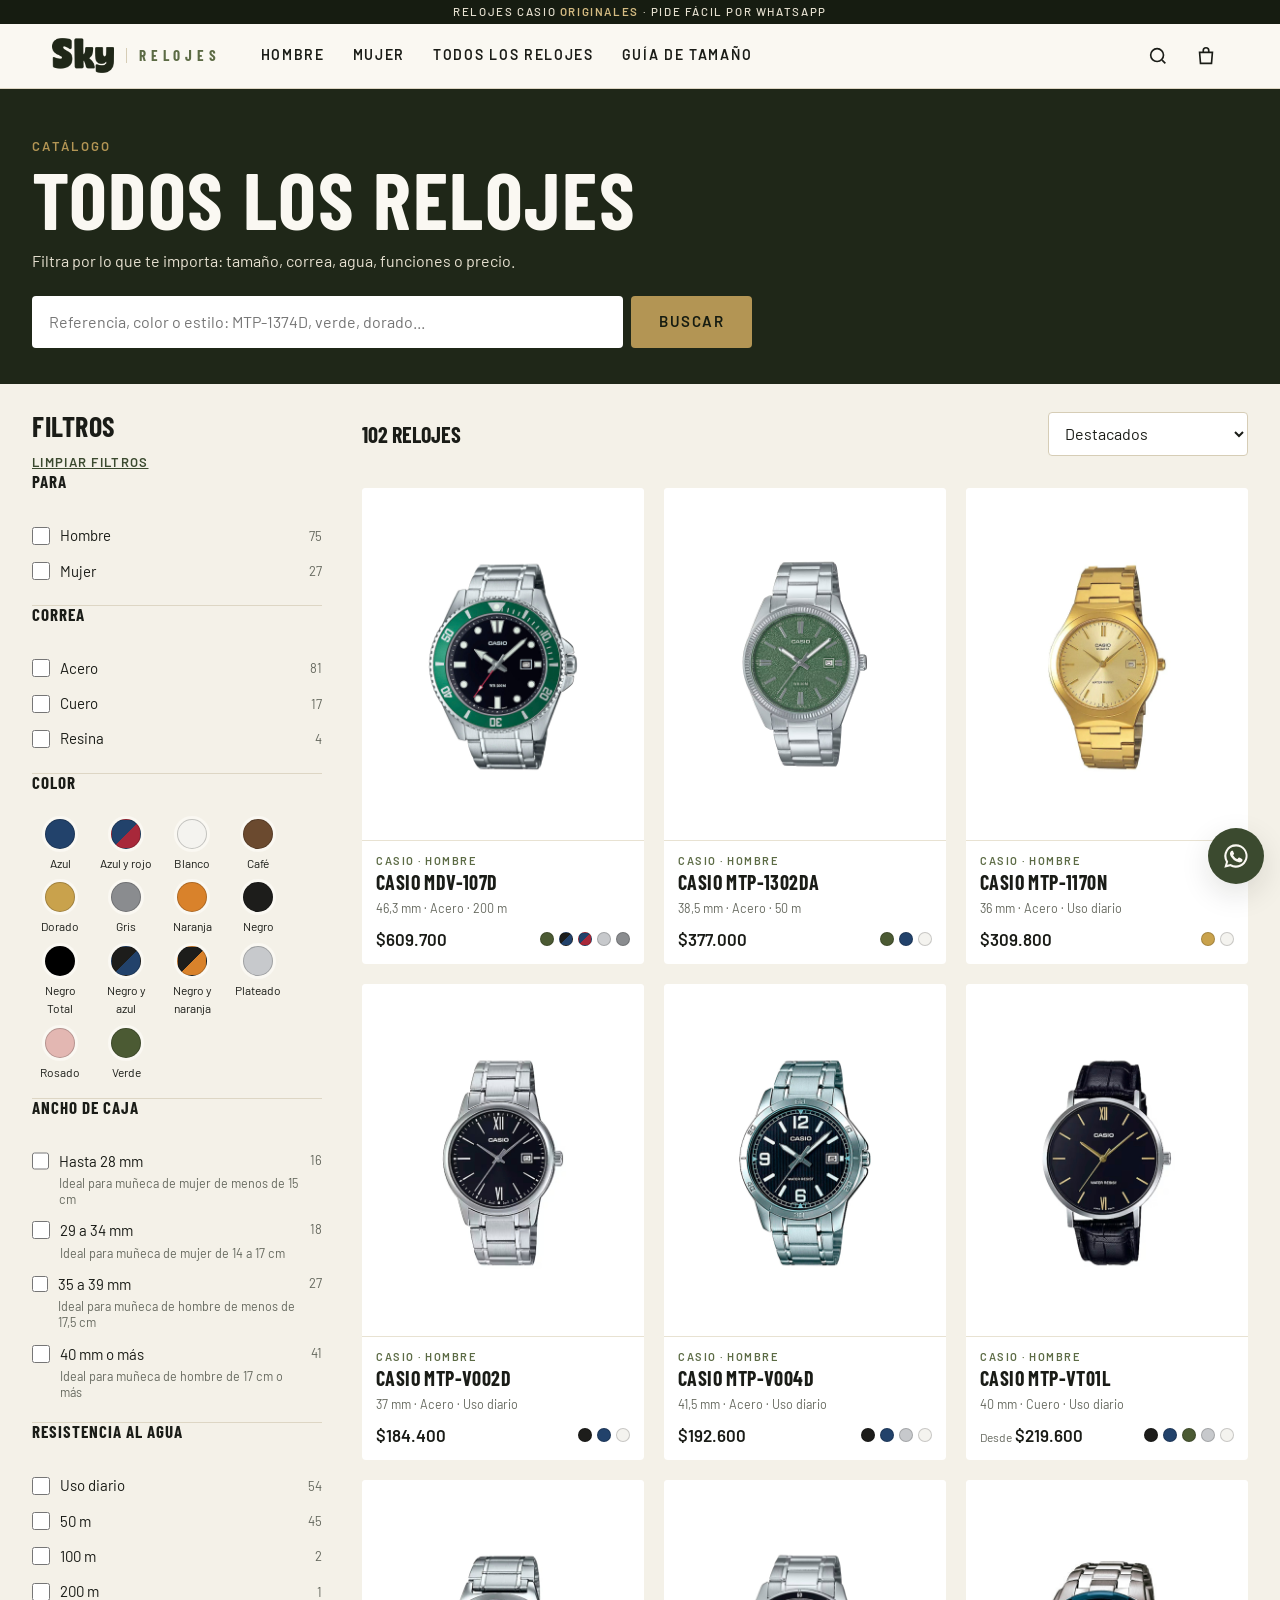
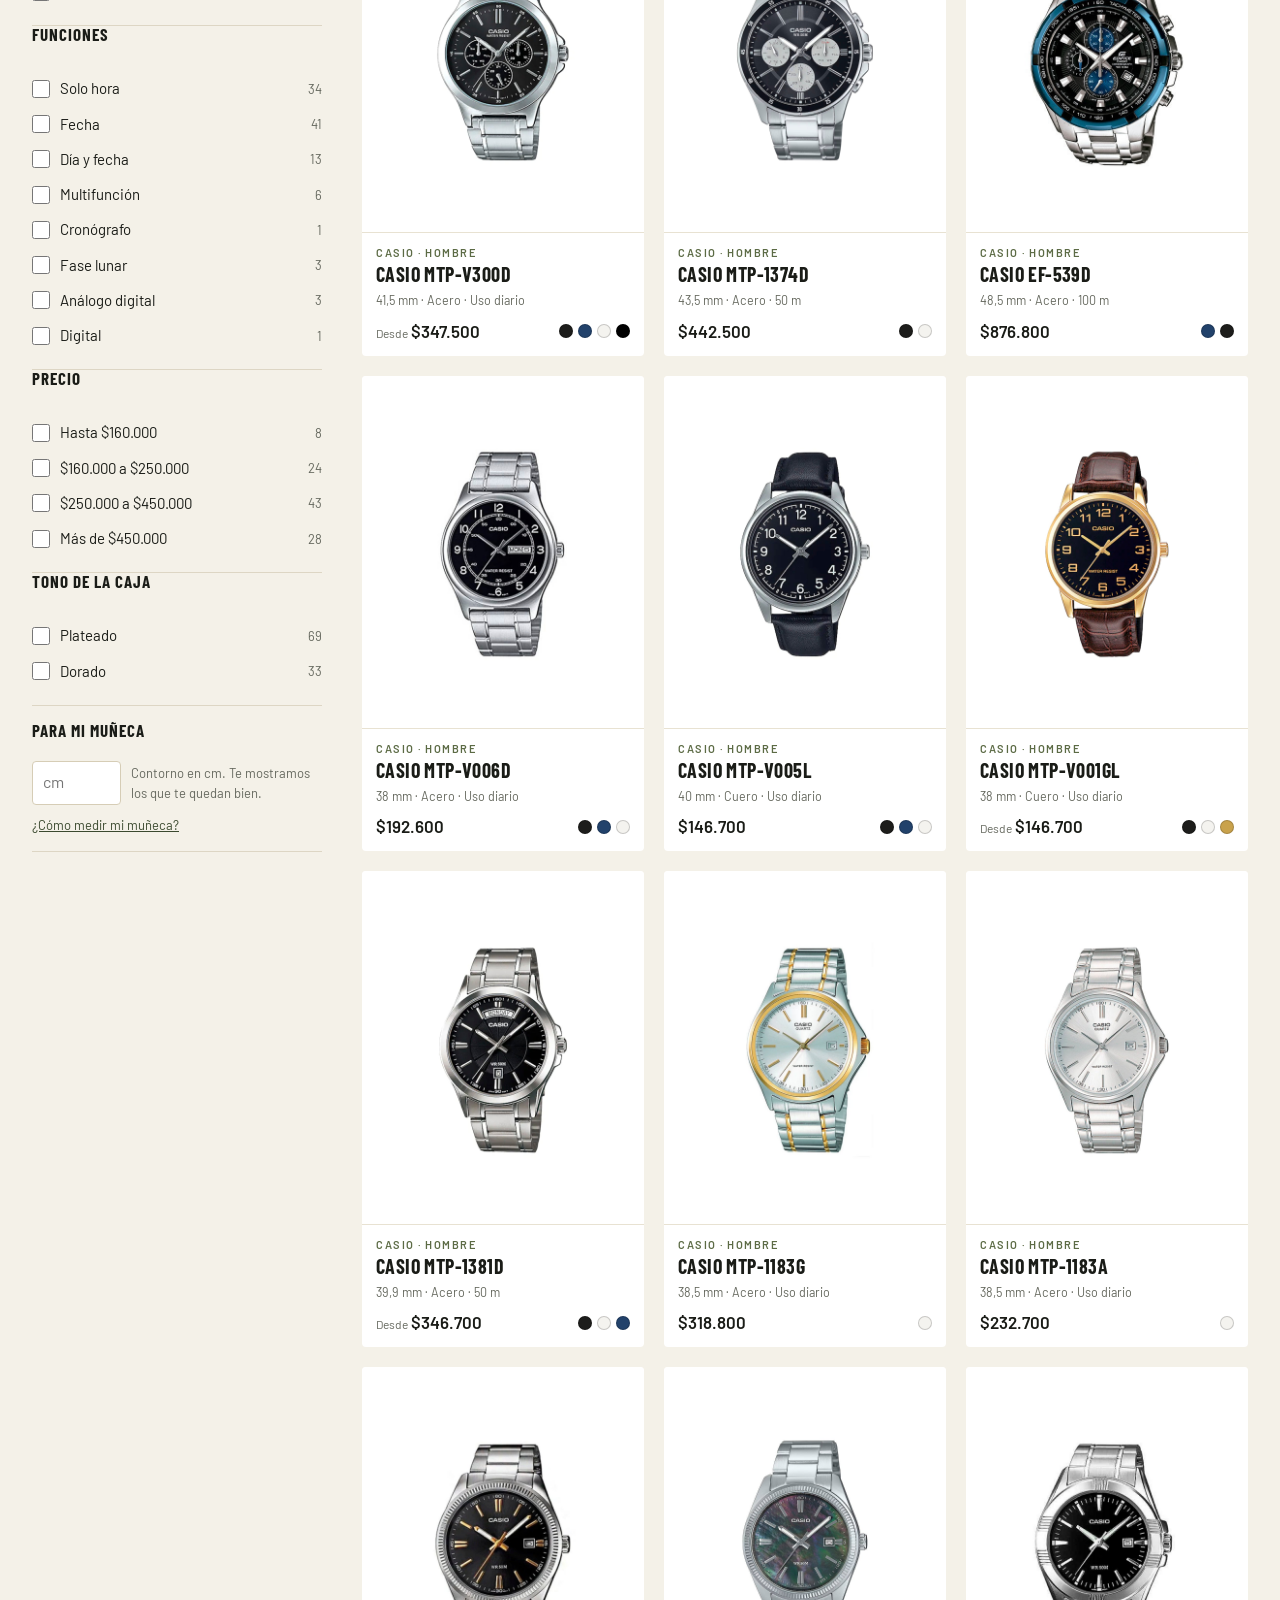
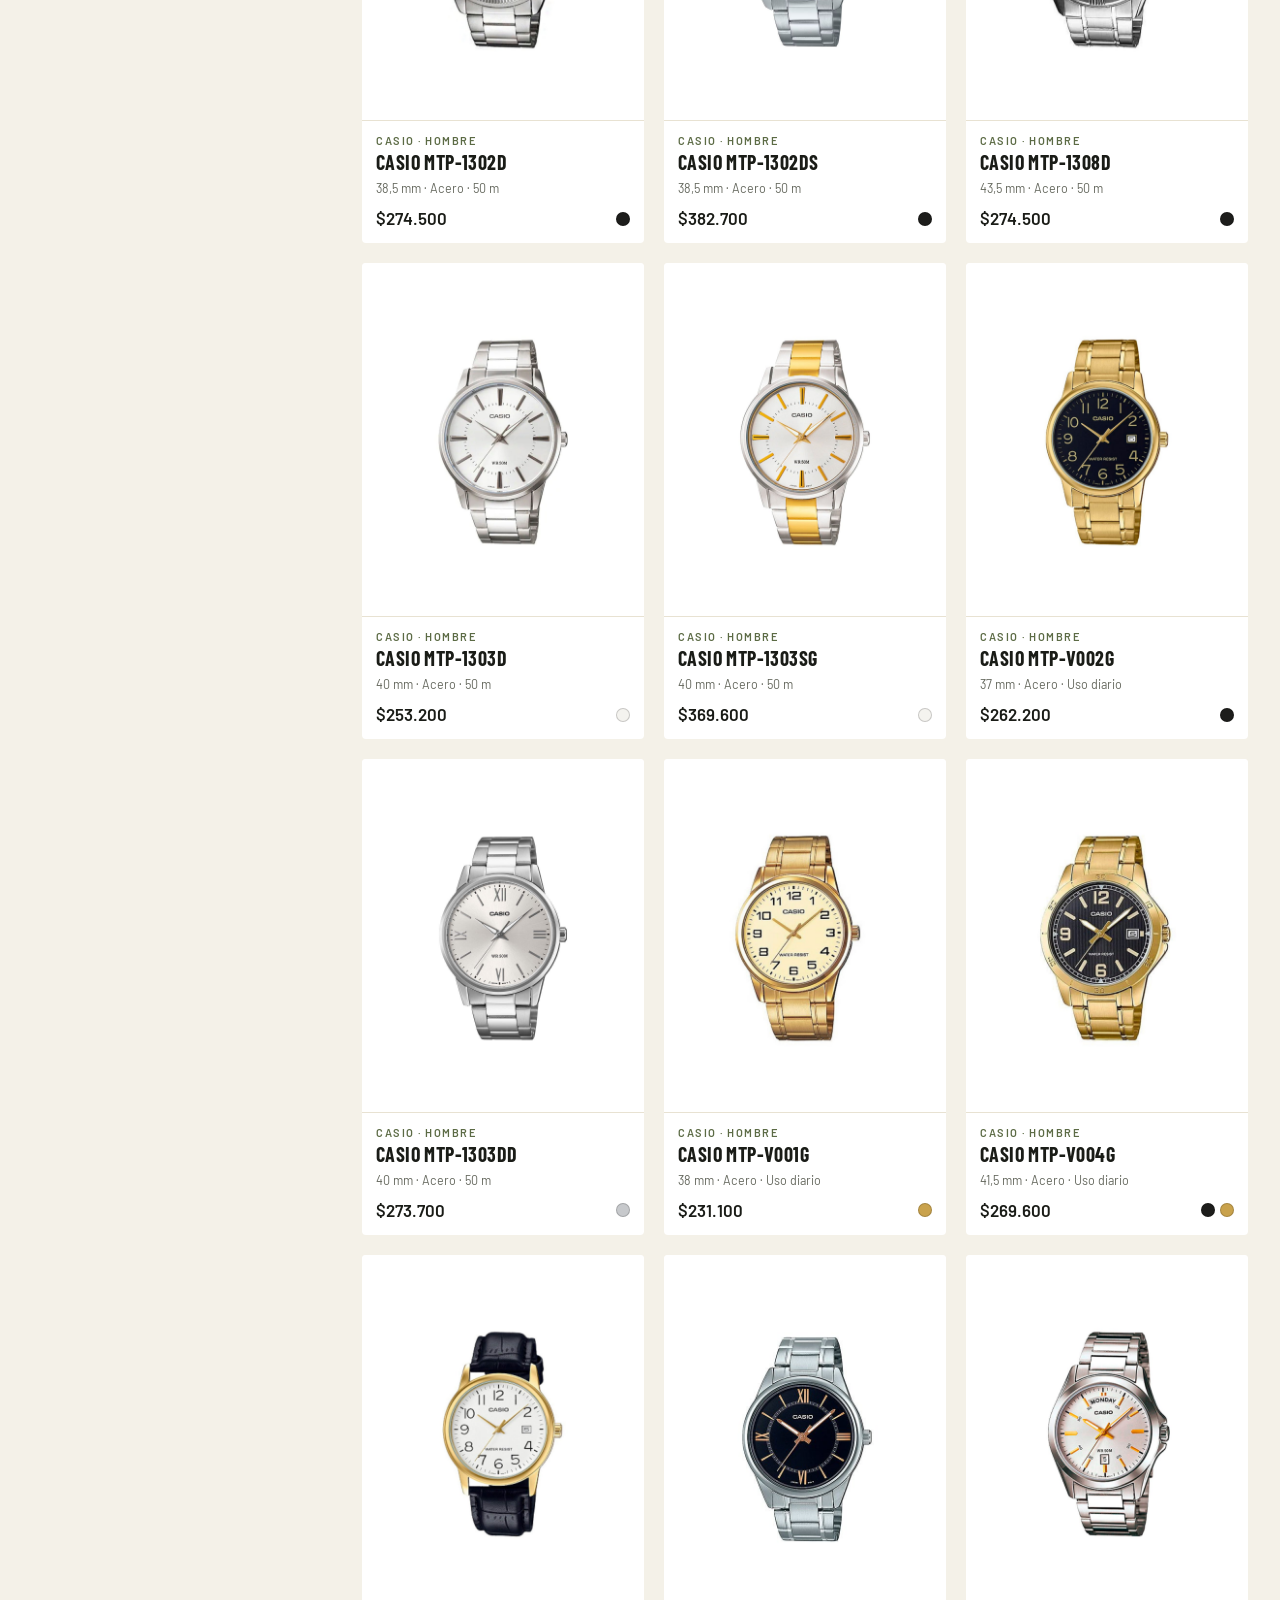
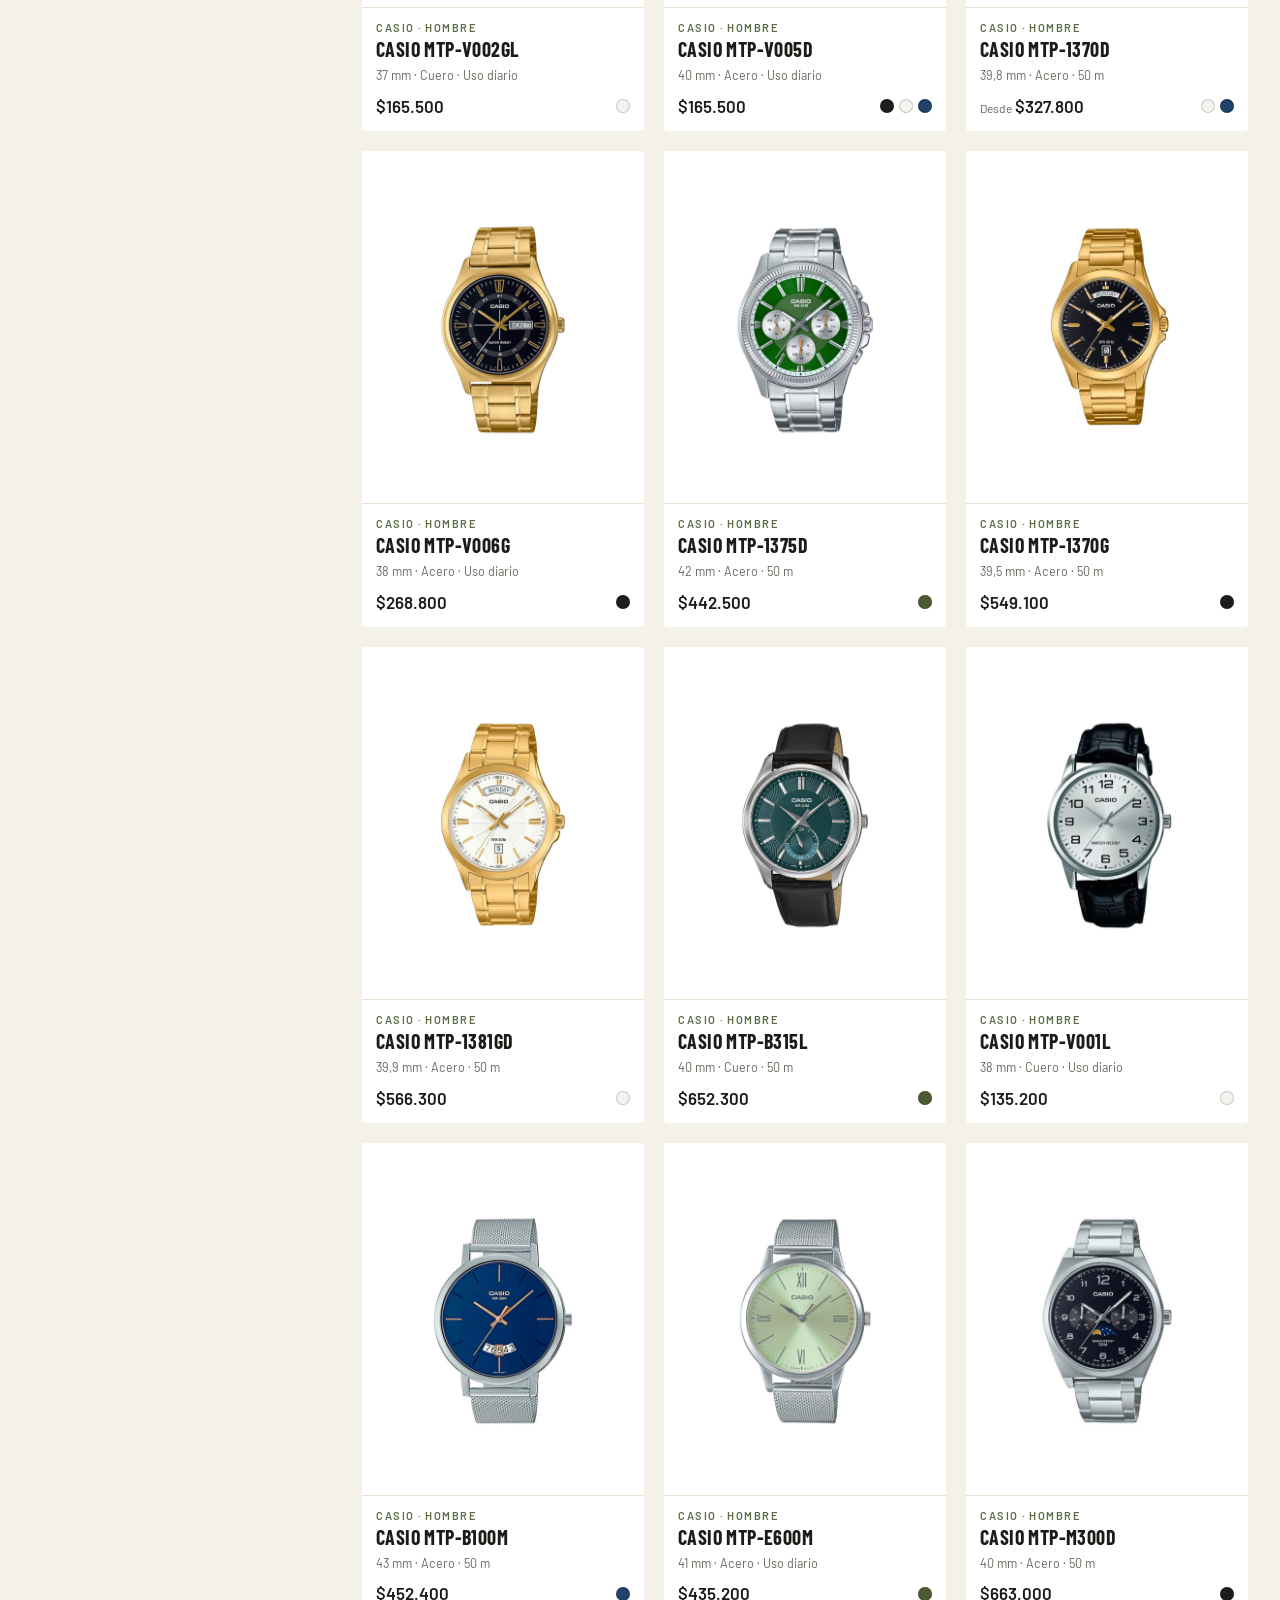
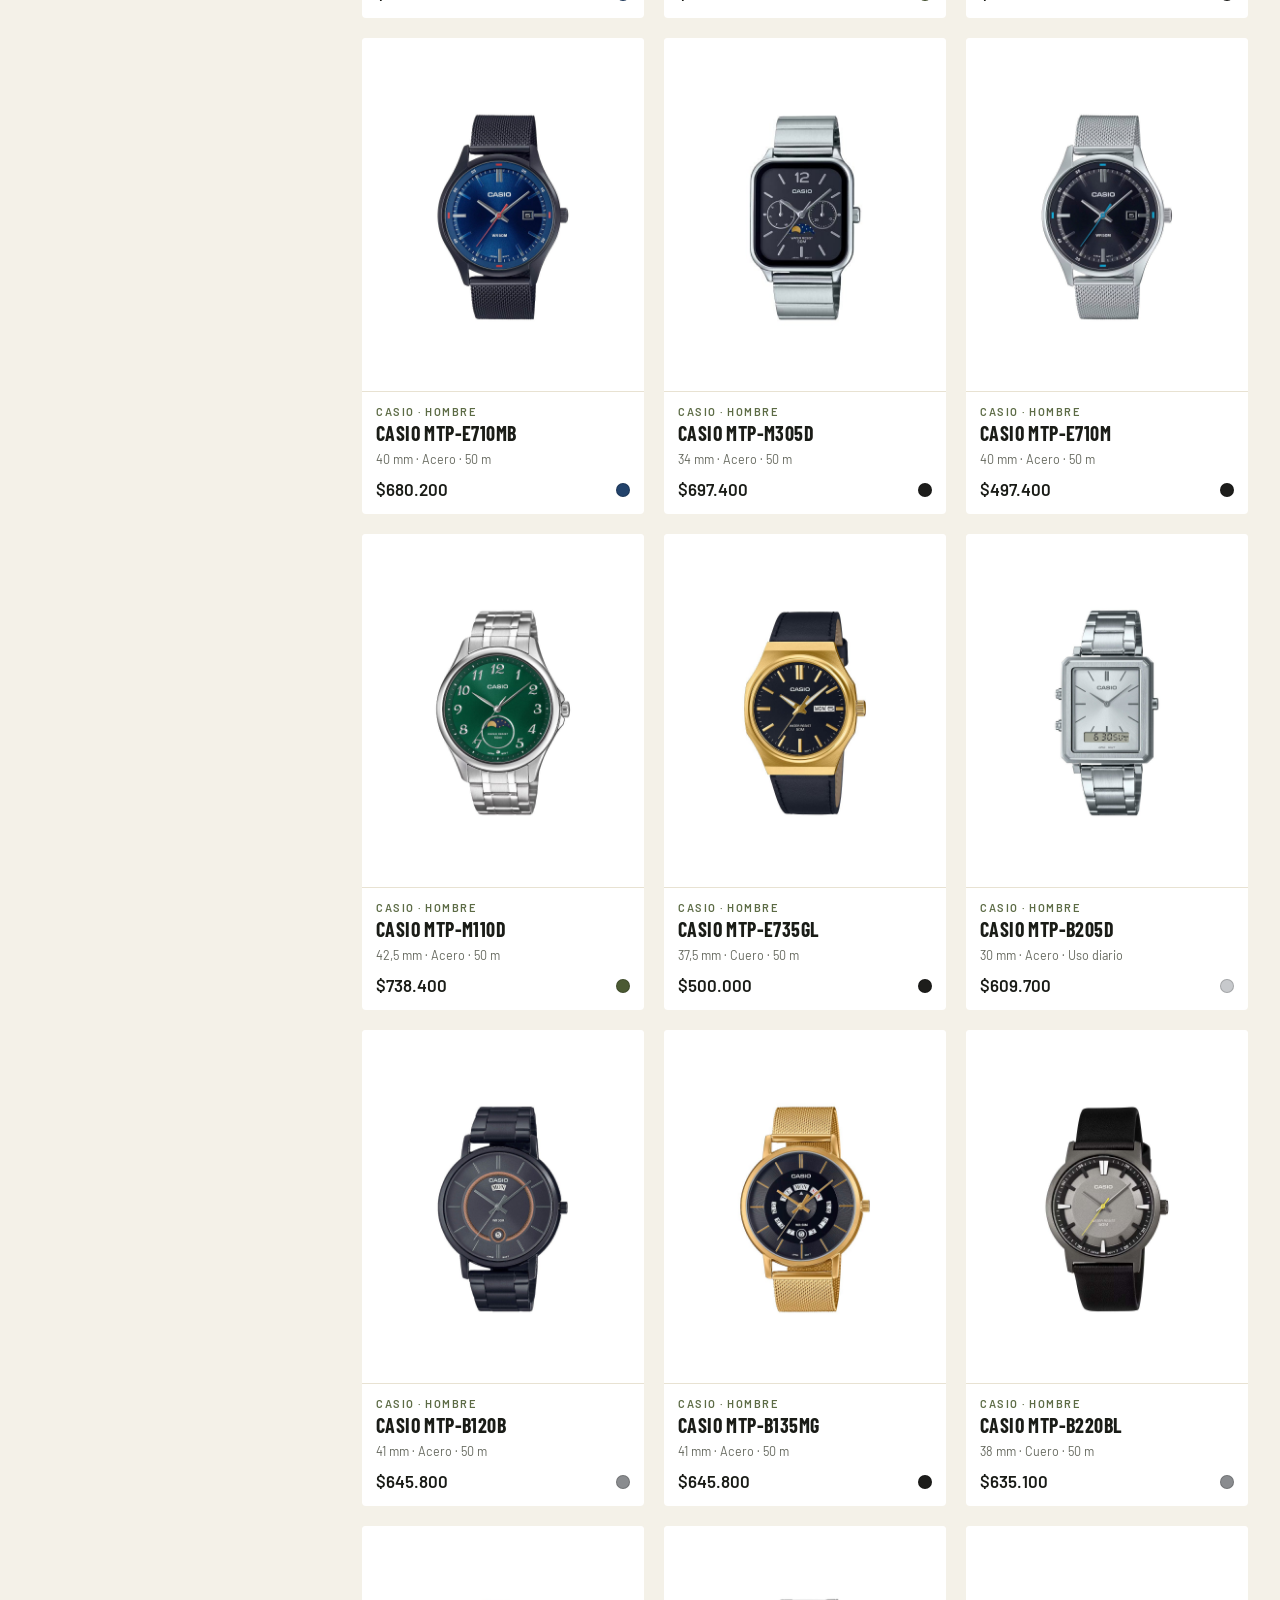
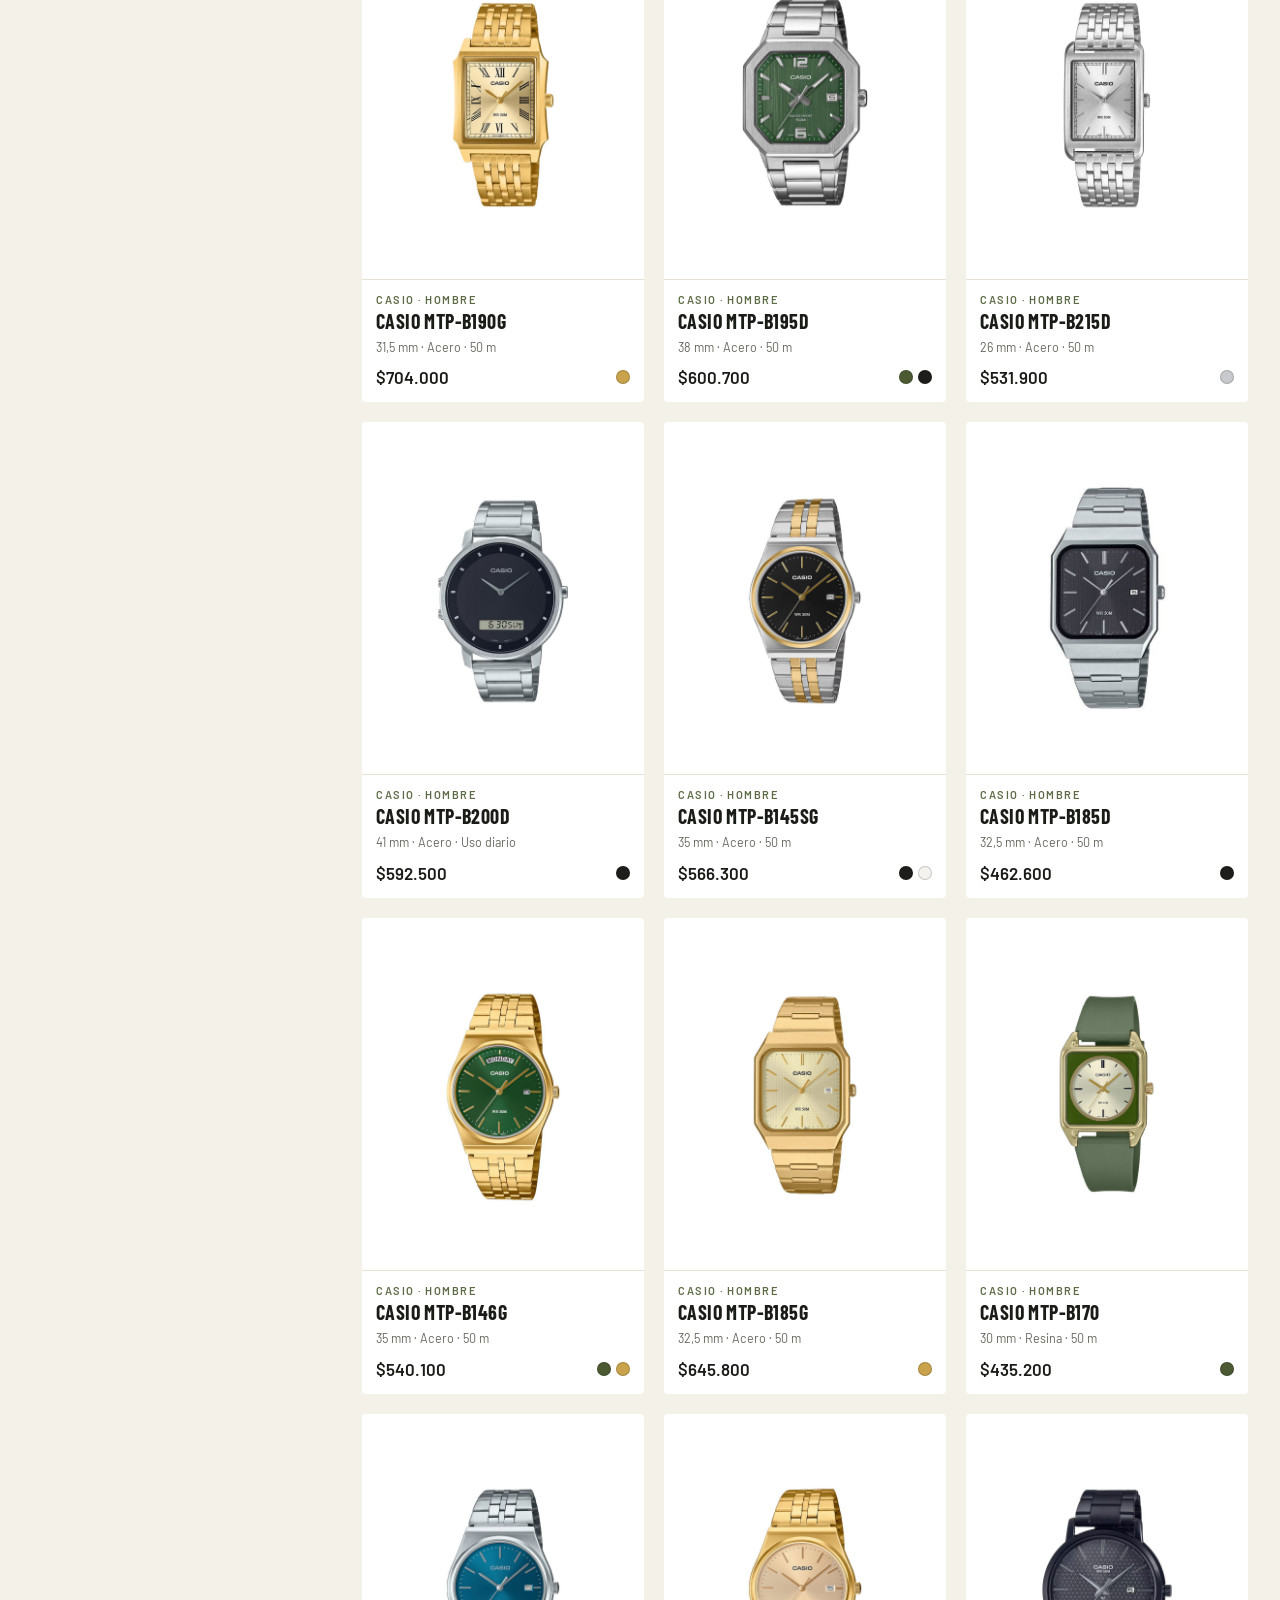
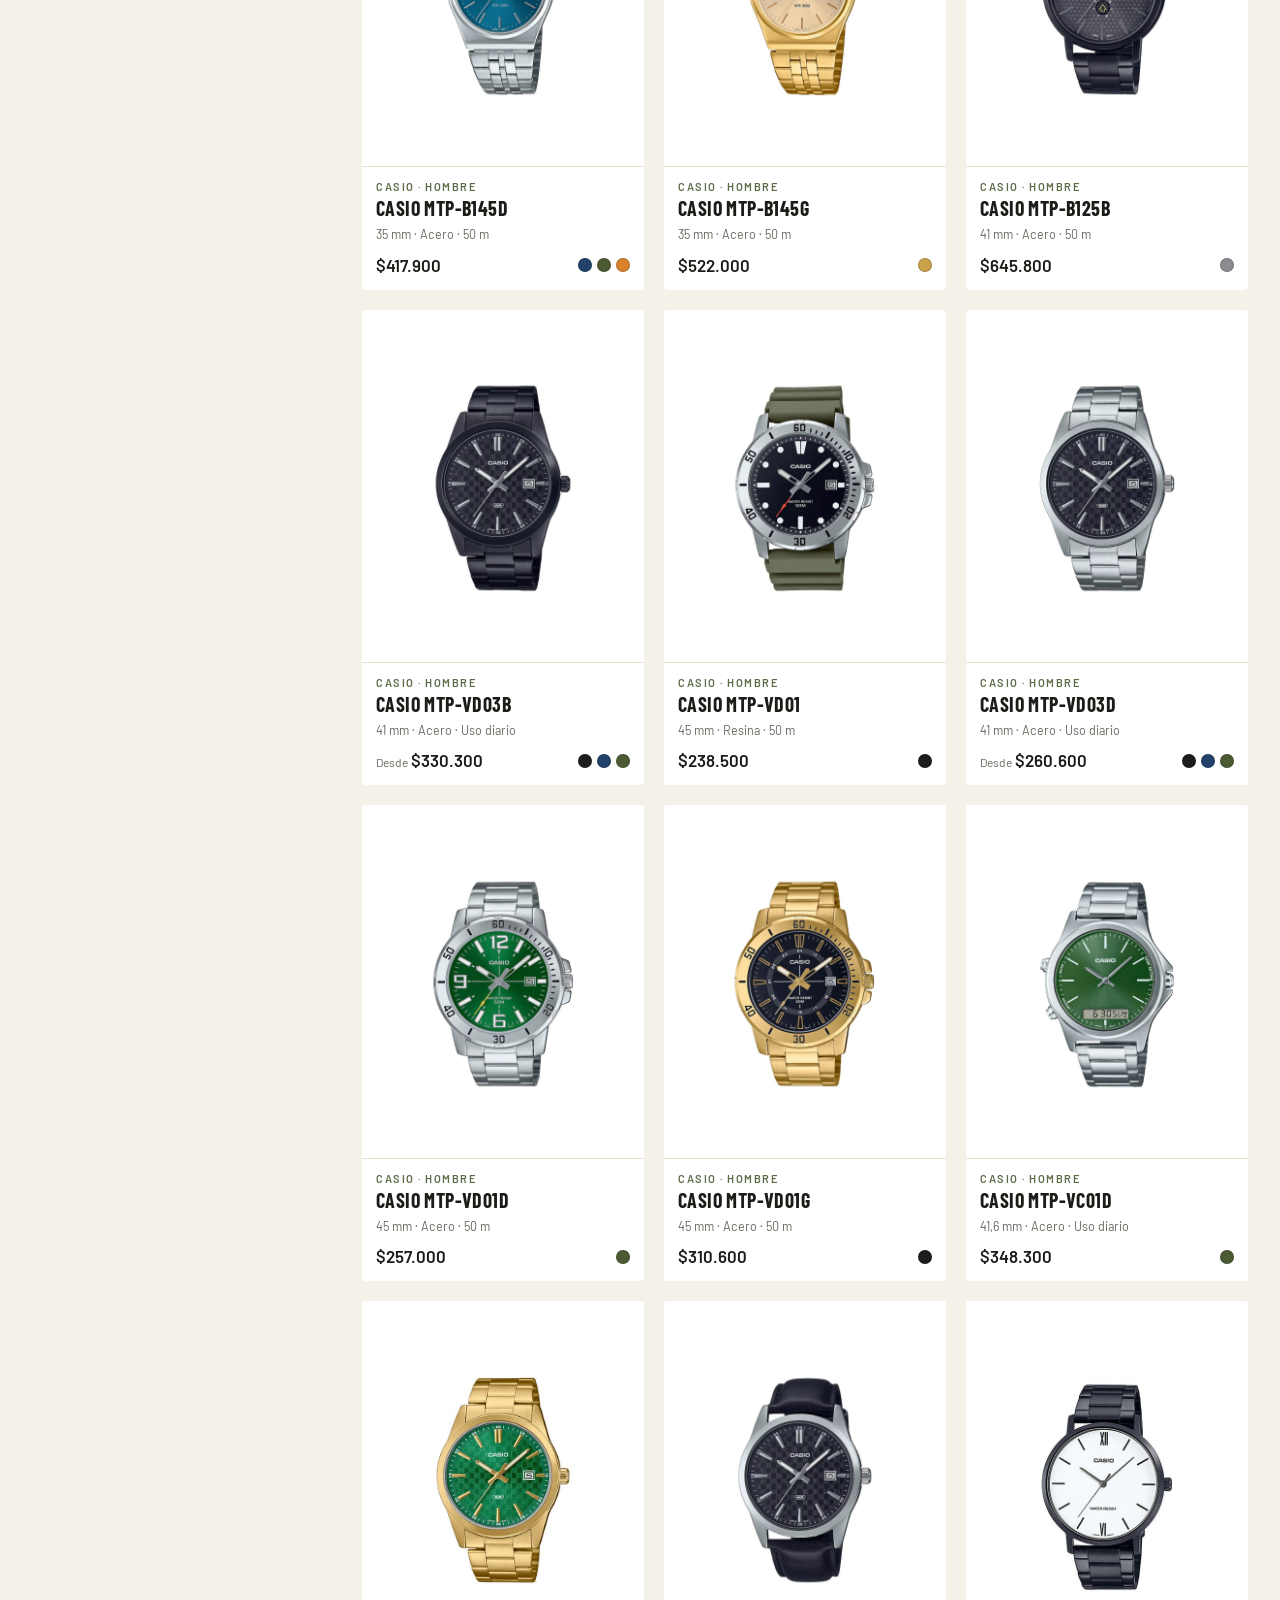
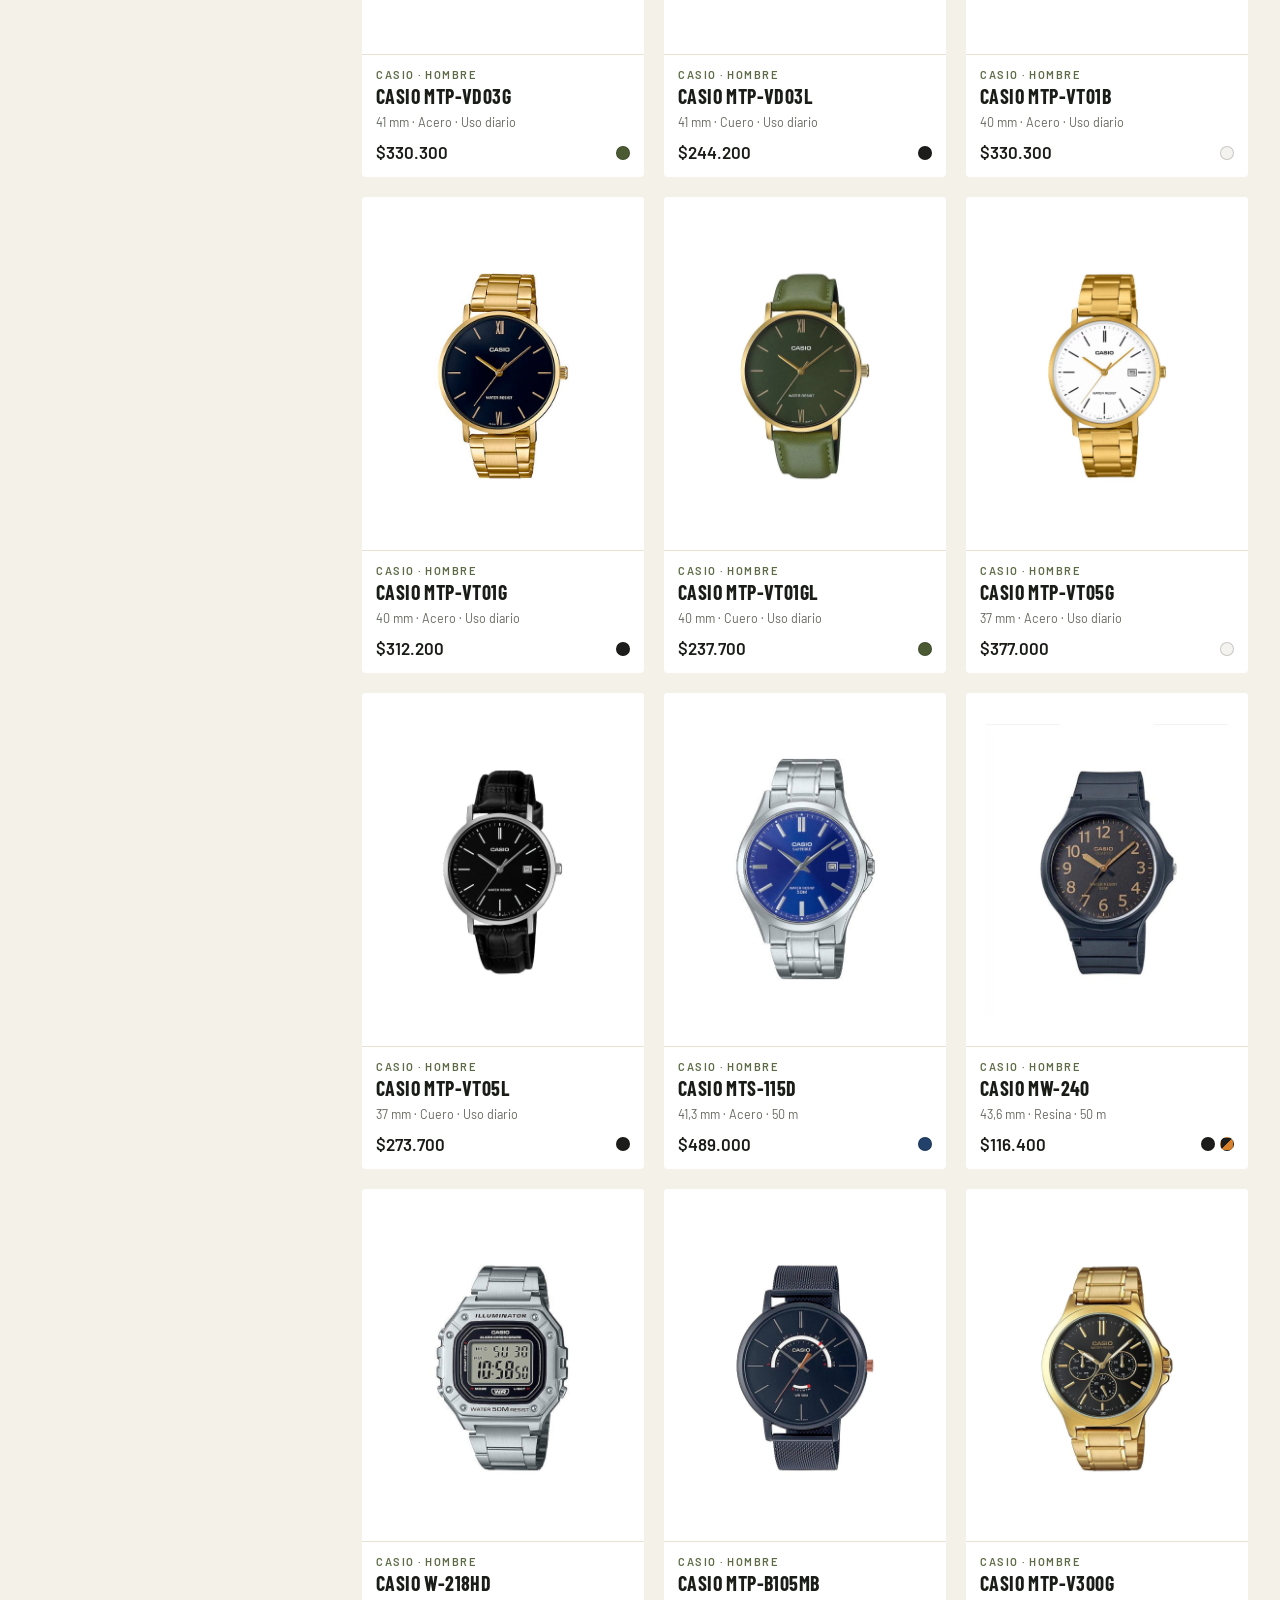
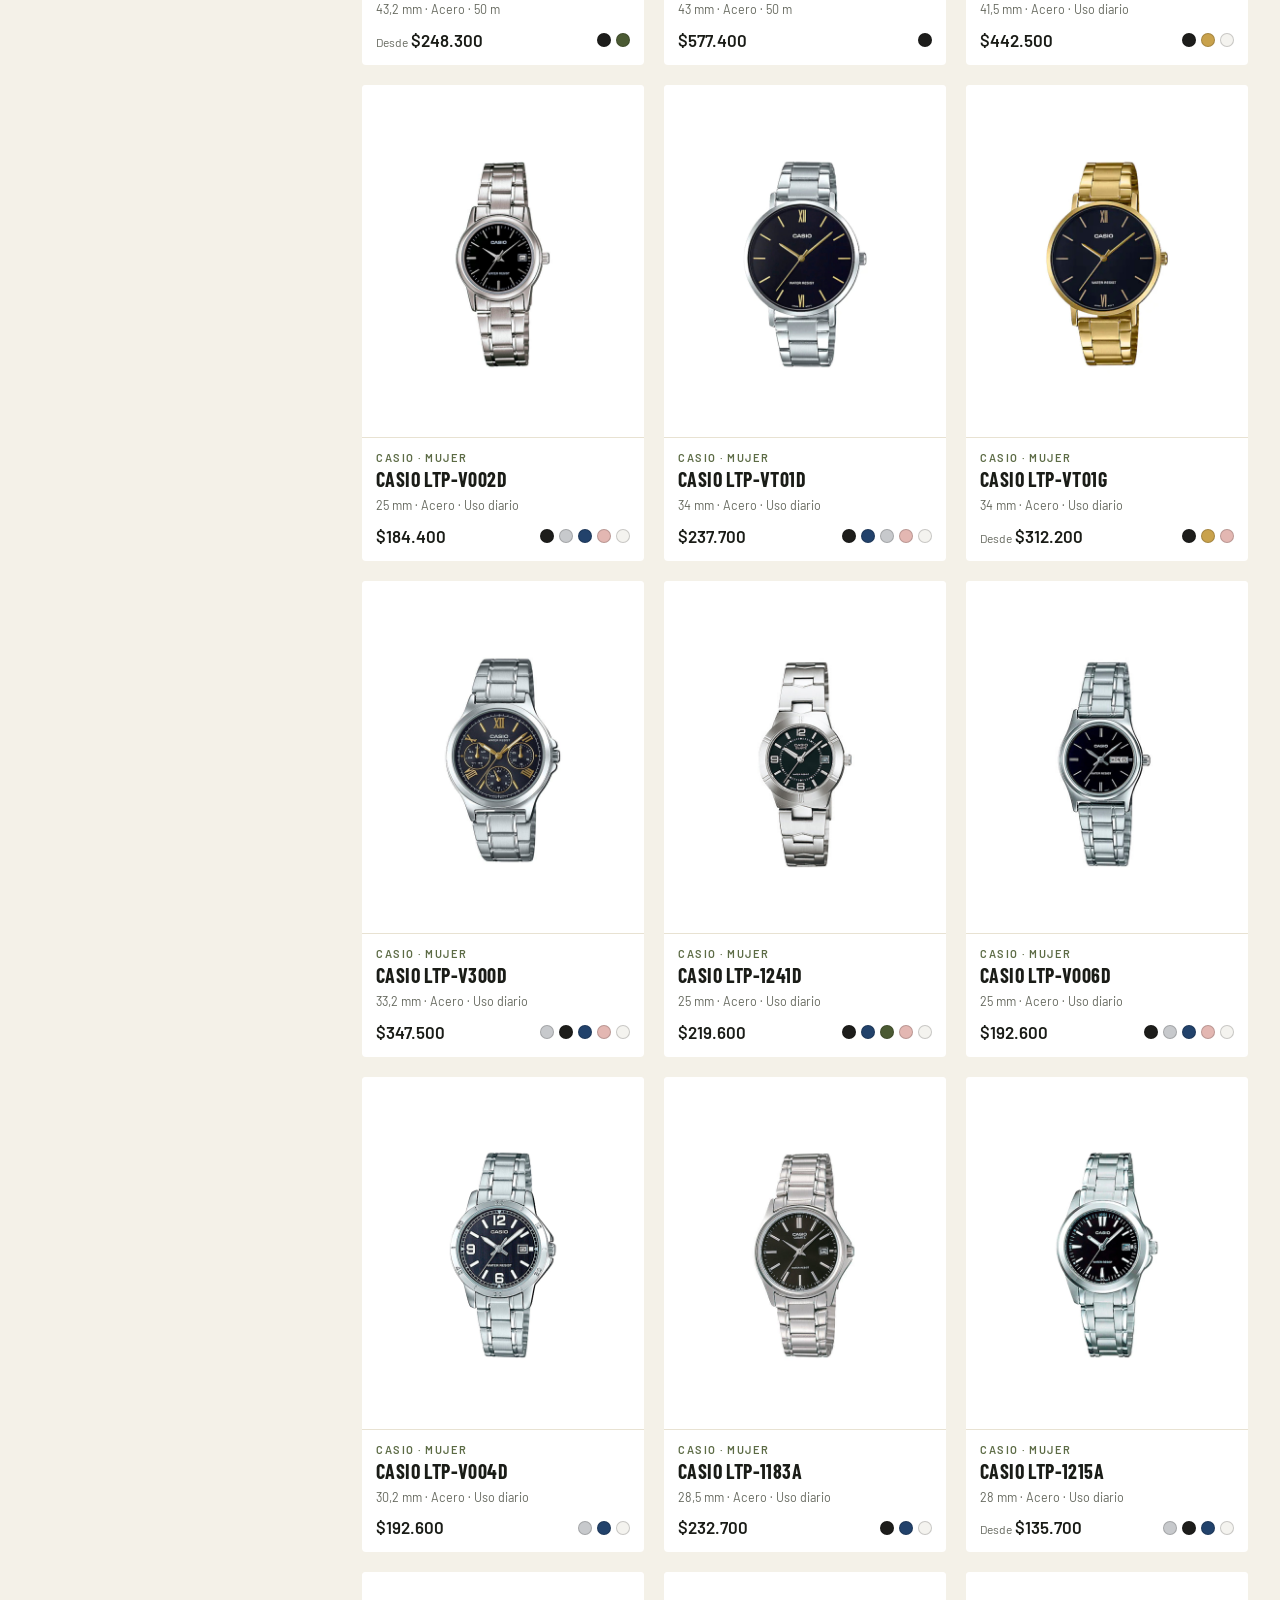
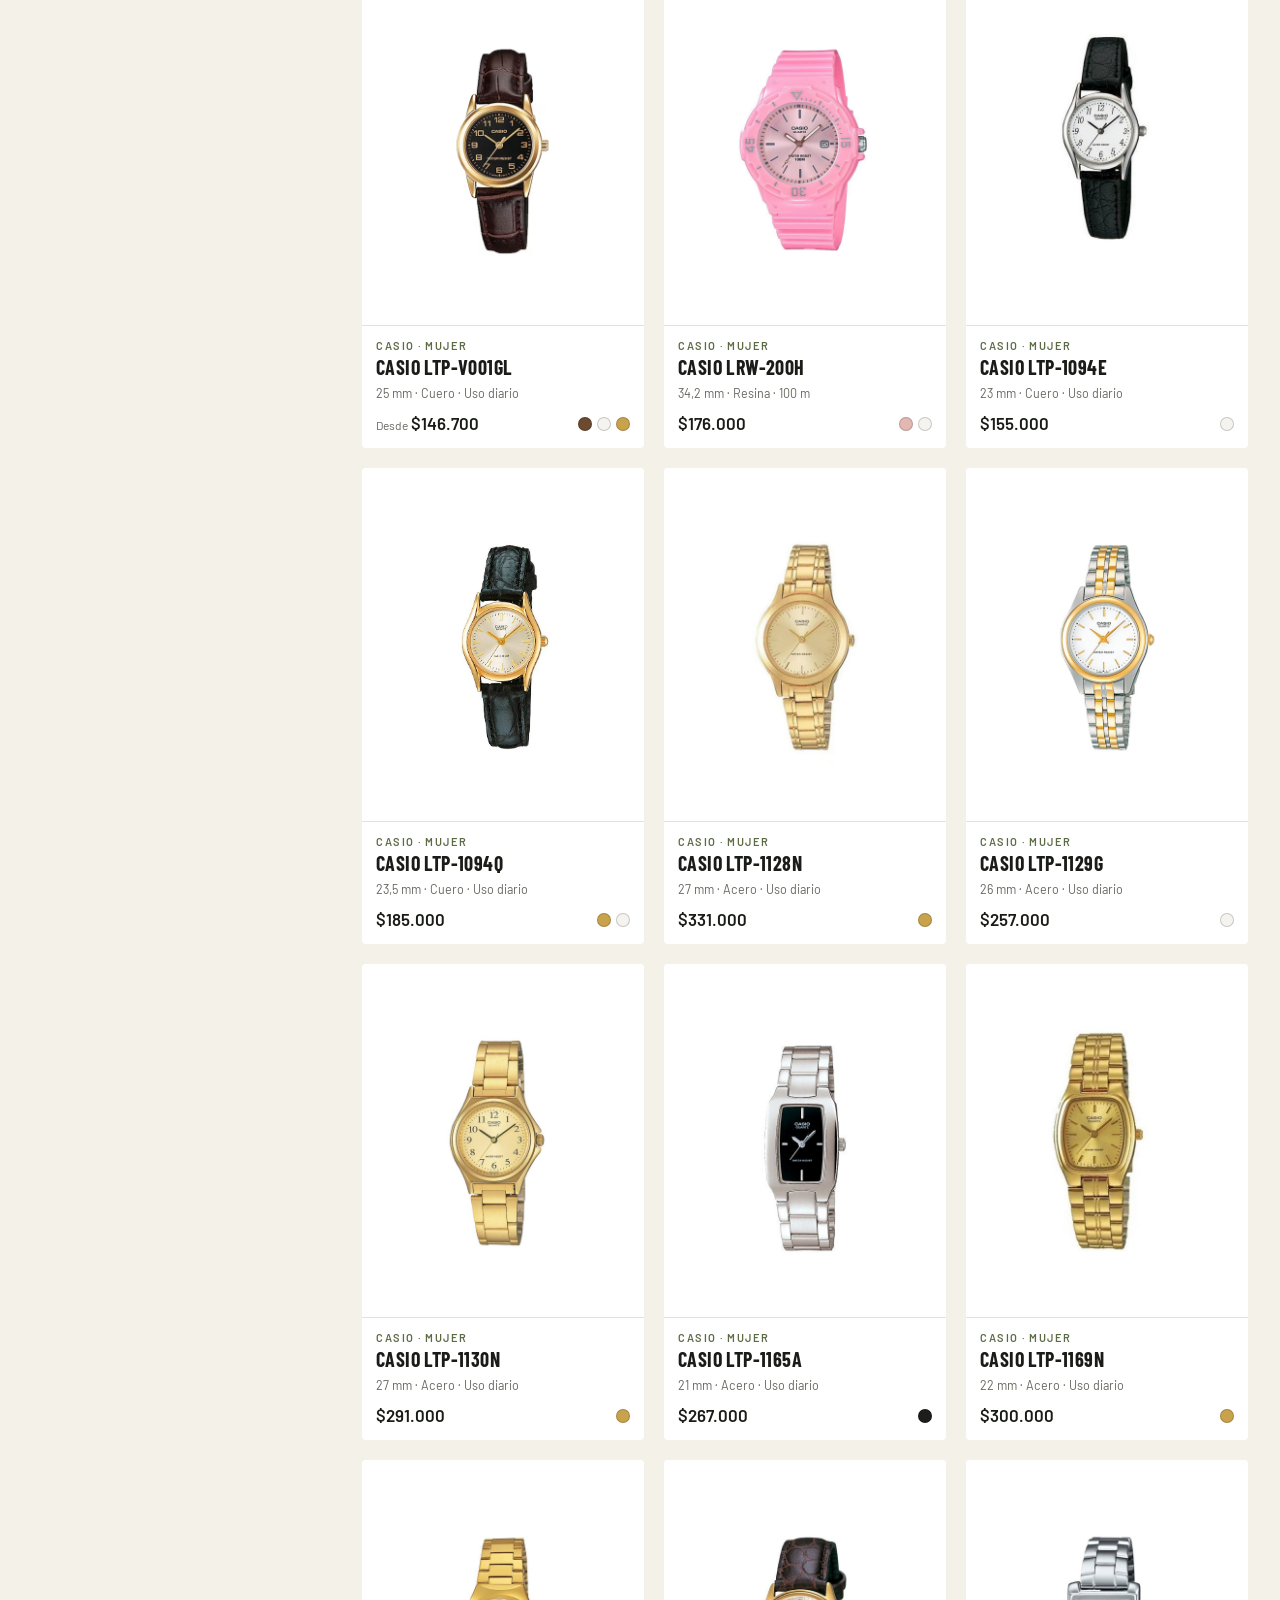
<file: relojes/catalogo.html>
<!doctype html>
<html lang="es">
<head>
<meta charset="utf-8">
<meta name="viewport" content="width=device-width, initial-scale=1">
<title>Relojes Casio | Sky Relojes</title>
<meta name="description" content="Busca tu reloj Casio original por género, correa, color, tamaño, resistencia al agua, funciones y precio.">
<link rel="icon" href="/relojes/img/favicon.png">
<link rel="preconnect" href="https://fonts.googleapis.com">
<link rel="preconnect" href="https://fonts.gstatic.com" crossorigin>
<link href="https://fonts.googleapis.com/css2?family=Barlow+Condensed:wght@600;700&family=Barlow:wght@400;500;600&display=swap" rel="stylesheet">
<link rel="stylesheet" href="/relojes/css/tienda.css">
<style>
  .cat-cabeza { background: var(--verde-900); color: var(--arena-50); padding: 44px 0 36px; }
  .cat-cabeza h1 { font-size: clamp(44px, 7vw, 80px); }
  .cat-cabeza p { color: var(--arena-200); margin: 10px 0 0; max-width: 560px; }
  .barra-busqueda { display: flex; gap: 8px; margin-top: 22px; max-width: 720px; }
  .barra-busqueda .campo { border-color: transparent; }

  .ancho-total { max-width: none; }
  .catalogo { display: grid; gap: 28px; padding-top: 28px; padding-bottom: 80px; }
  @media (min-width: 1000px) { .catalogo { grid-template-columns: 290px minmax(0, 1fr); gap: 40px; } }
  @media (min-width: 1400px) { .catalogo #resultados { grid-template-columns: repeat(4, minmax(0, 1fr)); } }
  @media (min-width: 1800px) { .catalogo #resultados { grid-template-columns: repeat(5, minmax(0, 1fr)); } }

  .filtros { display: none; }
  @media (min-width: 1000px) { .filtros { display: block; align-self: start; } }
  .opcion-texto { display: flex; flex-direction: column; gap: 2px; }
  .opcion-texto small { color: var(--gris); font-size: 12.5px; line-height: 1.3; }
  .opcion.con-ayuda { align-items: flex-start; }
  .opcion.con-ayuda input { margin-top: 2px; }
  .filtros.abierto { display: block; position: fixed; inset: 0; z-index: 70; background: var(--arena-50); overflow-y: auto; padding: 20px 16px 110px; max-height: none; }
  .filtros-cabeza { display: flex; align-items: center; justify-content: space-between; margin-bottom: 8px; }
  .filtros .limpiar { margin-bottom: 4px; }
  .filtros-cabeza h2 { font-size: 28px; }
  .cerrar-filtros { display: grid; }
  @media (min-width: 1000px) { .cerrar-filtros, .aplicar-movil { display: none !important; } }
  .grupo { border-bottom: 1px solid var(--linea); padding: 16px 0; }
  .grupo legend, .grupo .leyenda { font: 700 17px/1 var(--t-titulo); text-transform: uppercase; letter-spacing: .06em; margin-bottom: 12px; padding: 0; }
  fieldset.grupo { border-left: 0; border-right: 0; border-top: 0; margin: 0; padding: 16px 0; min-width: 0; }
  .opcion { display: flex; align-items: center; gap: 10px; padding: 6px 0; font-size: 15px; cursor: pointer; }
  .opcion input { width: 18px; height: 18px; accent-color: var(--verde-700); margin: 0; }
  .opcion .cuenta { margin-left: auto; color: var(--gris); font-size: 13px; }
  .colores { display: flex; flex-wrap: wrap; gap: 10px; }
  .chip-color { display: flex; flex-direction: column; align-items: center; gap: 5px; font-size: 12px; cursor: pointer; width: 56px; text-align: center; }
  .chip-color input { position: absolute; opacity: 0; pointer-events: none; }
  .chip-color i { width: 30px; height: 30px; border-radius: 50%; border: 1px solid rgba(0, 0, 0, .2); box-shadow: 0 0 0 3px var(--arena-50), 0 0 0 4px transparent; transition: box-shadow .15s; }
  .chip-color input:checked + i { box-shadow: 0 0 0 3px var(--arena-50), 0 0 0 5px var(--verde-700); }
  .chip-color input:focus-visible + i { outline: 2px solid var(--laton); outline-offset: 4px; }
  .muneca { display: grid; gap: 10px; }
  .muneca-fila { display: flex; align-items: center; gap: 10px; }
  .muneca input[type="number"] { width: 92px; min-height: 44px; padding: 0 10px; border: 1.5px solid var(--arena-300); border-radius: var(--radio); background: var(--blanco); }
  .muneca small { color: var(--gris); font-size: 13px; }
  .limpiar { font: 600 13px/1 var(--t-texto); letter-spacing: .1em; text-transform: uppercase; text-decoration: underline; color: var(--verde-700); }
  .aplicar-movil { position: fixed; left: 0; right: 0; bottom: 0; padding: 14px 16px; background: var(--arena-50); border-top: 1px solid var(--linea); display: none; gap: 10px; }
  .filtros.abierto .aplicar-movil { display: flex; }

  .resultados-cabeza { display: flex; flex-wrap: wrap; align-items: center; gap: 12px; justify-content: space-between; margin-bottom: 14px; }
  .resultados-cabeza strong { font: 700 22px/1 var(--t-titulo); text-transform: uppercase; }
  .controles { display: flex; gap: 10px; align-items: center; }
  .btn-filtros { min-height: 44px; padding: 0 16px; border: 1.5px solid var(--tinta); border-radius: var(--radio); font: 600 13px/1 var(--t-texto); letter-spacing: .12em; text-transform: uppercase; display: inline-flex; align-items: center; gap: 8px; }
  @media (min-width: 1000px) { .btn-filtros { display: none; } }
  .orden { min-height: 44px; border: 1.5px solid var(--arena-300); border-radius: var(--radio); background: var(--blanco); padding: 0 12px; max-width: 200px; }
  .chips { display: flex; flex-wrap: wrap; gap: 8px; margin-bottom: 18px; }
  .chip { display: inline-flex; align-items: center; gap: 8px; background: var(--verde-700); color: var(--arena-50); border-radius: 30px; padding: 7px 12px; font-size: 13px; }
  .chip button { color: var(--arena-200); font-size: 16px; line-height: 1; }
  .sin-resultados { background: var(--blanco); border-radius: var(--radio); padding: 48px 20px; text-align: center; }
  .sin-resultados h2 { font-size: 30px; margin-bottom: 10px; }
  .sin-resultados p { color: var(--gris); margin: 0 0 20px; }
  .encaja { position: absolute; top: 10px; right: 10px; z-index: 2; background: var(--laton); color: var(--verde-950); font: 600 11px/1 var(--t-texto); letter-spacing: .1em; text-transform: uppercase; padding: 6px 8px; border-radius: 2px; }
</style>
</head>
<body>
<div id="cabecera"></div>

<main>
  <section class="cat-cabeza">
    <div class="contenedor ancho-total">
      <span class="eyebrow" id="eyebrow">Catálogo</span>
      <h1 id="tituloCat">Todos los relojes</h1>
      <p>Filtra por lo que te importa: tamaño, correa, agua, funciones o precio.</p>
      <form class="barra-busqueda" id="formBusqueda" role="search">
        <label class="oculto-visual" for="q">Buscar</label>
        <input class="campo" id="q" type="search" placeholder="Referencia, color o estilo: MTP-1374D, verde, dorado..." autocomplete="off">
        <button class="btn btn-laton" type="submit">Buscar</button>
      </form>
    </div>
  </section>

  <div class="contenedor ancho-total catalogo">
    <aside class="filtros" id="filtros" aria-label="Filtros">
      <div class="filtros-cabeza">
        <h2>Filtros</h2>
        <button class="icono-btn cerrar-filtros" id="cerrarFiltros" aria-label="Cerrar filtros"></button>
      </div>
      <button class="limpiar" id="limpiar" type="button">Limpiar filtros</button>
      <div id="gruposFiltros"></div>
      <div class="aplicar-movil">
        <button class="btn btn-borde" type="button" id="limpiarMovil" style="flex:1">Limpiar</button>
        <button class="btn btn-verde" type="button" id="aplicar" style="flex:2">Ver resultados</button>
      </div>
    </aside>

    <section aria-live="polite">
      <div class="resultados-cabeza">
        <strong id="conteo">20 relojes</strong>
        <div class="controles">
          <button class="btn-filtros" id="abrirFiltros" type="button">
            <svg width="18" height="18" viewBox="0 0 24 24" fill="none" stroke="currentColor" stroke-width="1.8"><path d="M4 6h16M7 12h10M10 18h4"/></svg>Filtros
          </button>
          <label class="oculto-visual" for="orden">Ordenar</label>
          <select class="orden" id="orden">
            <option value="destacados">Destacados</option>
            <option value="precio-asc">Precio: menor a mayor</option>
            <option value="precio-desc">Precio: mayor a menor</option>
            <option value="tam-asc">Caja: más pequeña</option>
            <option value="tam-desc">Caja: más grande</option>
          </select>
        </div>
      </div>
      <div class="chips" id="chips"></div>
      <div class="grilla" id="resultados"></div>
    </section>
  </div>
</main>

<div id="pie"></div>

<script src="/relojes/js/data.js"></script>
<script src="/relojes/js/tienda.js"></script>
<script>
(function () {
  var T = window.Tienda;
  var R = T.RELOJES;

  function rangoTam(m) {
    var a = m.ancho;
    if (a <= 28) return "Hasta 28 mm";
    if (a < 35) return "29 a 34 mm";
    if (a < 40) return "35 a 39 mm";
    return "40 mm o más";
  }
  function rangoPrecio(p) {
    if (p <= 160000) return "0-160000";
    if (p <= 250000) return "160000-250000";
    if (p <= 450000) return "250000-450000";
    return "450000-9999999";
  }
  var ETQ_PRECIO = { "0-160000": "Hasta $160.000", "160000-250000": "$160.000 a $250.000", "250000-450000": "$250.000 a $450.000", "450000-9999999": "Más de $450.000" };

  /* Definición de filtros: clave en la URL, título y cómo se lee cada modelo */
  var FILTROS = [
    { k: "g", t: "Para", tipo: "check", val: function (m) { return [m.genero]; }, orden: ["Hombre", "Mujer"] },
    { k: "correa", t: "Correa", tipo: "check", val: function (m) { return [m.correa]; }, orden: ["Acero", "Cuero", "Resina"] },
    { k: "color", t: "Color", tipo: "color", val: function (m) { return T.colores(m); } },
    { k: "tam", t: "Ancho de caja", tipo: "check", val: function (m) { return [rangoTam(m)]; }, orden: ["Hasta 28 mm", "29 a 34 mm", "35 a 39 mm", "40 mm o más"],
      ayuda: {
        "Hasta 28 mm": "Ideal para muñeca de mujer de menos de 15 cm",
        "29 a 34 mm": "Ideal para muñeca de mujer de 14 a 17 cm",
        "35 a 39 mm": "Ideal para muñeca de hombre de menos de 17,5 cm",
        "40 mm o más": "Ideal para muñeca de hombre de 17 cm o más"
      } },
    { k: "agua", t: "Resistencia al agua", tipo: "check", val: function (m) { return [T.WR[m.wr].corto]; }, orden: ["Uso diario", "50 m", "100 m", "200 m"] },
    { k: "func", t: "Funciones", tipo: "check", val: function (m) { return [m.filtroFunc]; }, orden: ["Solo hora", "Fecha", "Día y fecha", "Multifunción", "Cronógrafo", "Fase lunar", "Análogo digital", "Digital"] },
    { k: "precio", t: "Precio", tipo: "check", val: function (m) { return m.variantes.map(function (v) { return rangoPrecio(v.precio); }); }, orden: Object.keys(ETQ_PRECIO), etq: ETQ_PRECIO },
    { k: "caja", t: "Tono de la caja", tipo: "check", val: function (m) { return [/dorado/i.test(m.caja) ? "Dorado" : "Plateado"]; }, orden: ["Plateado", "Dorado"] }
  ];

  var estado = {};
  var params = new URLSearchParams(location.search);
  FILTROS.forEach(function (f) { estado[f.k] = params.getAll(f.k).join(",").split(",").filter(Boolean); });
  estado.q = params.get("q") || "";
  estado.muneca = params.get("muneca") || "";
  estado.orden = params.get("orden") || "destacados";

  function normal(s) { return String(s).toLowerCase().normalize("NFD").replace(/[̀-ͯ]/g, ""); }
  function coincideTexto(m, q) {
    if (!q) return true;
    var bolsa = normal([m.ref, m.nombre, m.genero, m.linea, m.correa, m.correaTxt, m.caja, m.desc, m.filtroFunc, m.funciones.join(" "),
      T.WR[m.wr].corto, m.variantes.map(function (v) { return v.code + " " + v.color; }).join(" ")].join(" ")).replace(/-/g, "");
    return normal(q).replace(/-/g, "").split(/\s+/).filter(Boolean).every(function (p) { return bolsa.indexOf(p) >= 0; });
  }
  function encajaMuneca(m, cm) {
    if (!cm) return true;
    var r = T.rangoRecomendado(cm, m.genero);
    return m.ancho >= r.min - 1 && m.ancho <= r.max + 1;
  }
  function pasa(m, excepto) {
    if (!coincideTexto(m, estado.q)) return false;
    if (estado.muneca && !encajaMuneca(m, parseFloat(estado.muneca))) return false;
    return FILTROS.every(function (f) {
      if (f.k === excepto || !estado[f.k].length) return true;
      var vals = f.val(m);
      return estado[f.k].some(function (s) { return vals.indexOf(s) >= 0; });
    });
  }

  function pintarFiltros() {
    var html = FILTROS.map(function (f) {
      var todos = {};
      R.forEach(function (m) { f.val(m).forEach(function (v) { todos[v] = 0; }); });
      R.forEach(function (m) { if (pasa(m, f.k)) f.val(m).filter(function (v, i, a) { return a.indexOf(v) === i; }).forEach(function (v) { todos[v]++; }); });
      var claves = f.orden ? f.orden.filter(function (o) { return o in todos; }) : Object.keys(todos).sort();
      if (f.tipo === "color") {
        return '<fieldset class="grupo"><legend>' + f.t + '</legend><div class="colores">' + claves.map(function (c) {
          return '<label class="chip-color"><input type="checkbox" data-k="' + f.k + '" value="' + T.esc(c) + '"' + (estado[f.k].indexOf(c) >= 0 ? " checked" : "") + '><i style="background:' + (T.COLORES[c] || "#ccc") + '"></i>' + T.esc(c) + "</label>";
        }).join("") + "</div></fieldset>";
      }
      return '<fieldset class="grupo"><legend>' + f.t + "</legend>" + claves.map(function (c) {
        var texto = T.esc(f.etq ? f.etq[c] : c);
        if (f.ayuda) texto = '<span class="opcion-texto">' + texto + "<small>" + T.esc(f.ayuda[c]) + "</small></span>";
        return '<label class="opcion' + (f.ayuda ? " con-ayuda" : "") + '"><input type="checkbox" data-k="' + f.k + '" value="' + T.esc(c) + '"' + (estado[f.k].indexOf(c) >= 0 ? " checked" : "") + ">" +
          texto + '<span class="cuenta">' + todos[c] + "</span></label>";
      }).join("") + "</fieldset>";
    }).join("");
    html += '<div class="grupo muneca"><div class="leyenda">Para mi muñeca</div><div class="muneca-fila"><input type="number" id="muneca" min="11" max="24" step="0.5" placeholder="cm" value="' + T.esc(estado.muneca) + '"><small>Contorno en cm. Te mostramos los que te quedan bien.</small></div><a class="mini" href="/relojes#guia" style="font-size:13px;text-decoration:underline;color:var(--verde-700)">¿Cómo medir mi muñeca?</a></div>';
    document.getElementById("gruposFiltros").innerHTML = html;
  }

  function pintarChips() {
    var chips = [];
    if (estado.q) chips.push(["q", estado.q, "Búsqueda: " + estado.q]);
    if (estado.muneca) chips.push(["muneca", estado.muneca, "Muñeca de " + estado.muneca + " cm"]);
    FILTROS.forEach(function (f) { estado[f.k].forEach(function (v) { chips.push([f.k, v, f.etq ? f.etq[v] : v]); }); });
    document.getElementById("chips").innerHTML = chips.map(function (c) {
      return '<span class="chip">' + T.esc(c[2]) + '<button type="button" aria-label="Quitar ' + T.esc(c[2]) + '" data-quitar-k="' + c[0] + '" data-quitar-v="' + T.esc(c[1]) + '">×</button></span>';
    }).join("");
  }

  function ordenar(lista) {
    var o = estado.orden;
    return lista.slice().sort(function (a, b) {
      if (o === "precio-asc") return T.precioMin(a) - T.precioMin(b);
      if (o === "precio-desc") return T.precioMin(b) - T.precioMin(a);
      if (o === "tam-asc") return a.ancho - b.ancho;
      if (o === "tam-desc") return b.ancho - a.ancho;
      return (a.genero === b.genero ? 0 : a.genero === "Hombre" ? -1 : 1) || a.destacado - b.destacado;
    });
  }

  function pintarResultados() {
    var lista = ordenar(R.filter(function (m) { return pasa(m); }));
    document.getElementById("conteo").textContent = lista.length + (lista.length === 1 ? " reloj" : " relojes");
    var g = estado.g.length === 1 ? estado.g[0] : "";
    document.getElementById("tituloCat").textContent = g ? "Relojes " + g.toLowerCase() : "Todos los relojes";
    document.title = (g ? "Relojes Casio " + g.toLowerCase() : "Relojes Casio") + " | Sky Relojes";
    var cm = parseFloat(estado.muneca);
    document.getElementById("resultados").innerHTML = lista.length ? lista.map(function (m) {
      var t = T.tarjeta(m);
      return cm ? t.replace('<a class="tarjeta"', '<a class="tarjeta"').replace('<div class="tarjeta-img">', '<span class="encaja">Te queda</span><div class="tarjeta-img">') : t;
    }).join("") :
      '<div class="sin-resultados" style="grid-column:1/-1"><h2>Nada con esos filtros</h2><p>Quita alguno o escríbenos y te ayudamos a escoger.</p><button class="btn btn-verde" id="limpiarVacio" type="button">Limpiar filtros</button></div>';
    var lv = document.getElementById("limpiarVacio"); if (lv) lv.addEventListener("click", limpiar);
  }

  function sincronizarURL() {
    var p = new URLSearchParams();
    if (estado.q) p.set("q", estado.q);
    FILTROS.forEach(function (f) { if (estado[f.k].length) p.set(f.k, estado[f.k].join(",")); });
    if (estado.muneca) p.set("muneca", estado.muneca);
    if (estado.orden !== "destacados") p.set("orden", estado.orden);
    history.replaceState(null, "", location.pathname + (p.toString() ? "?" + p.toString() : ""));
  }

  function todo() { pintarFiltros(); pintarChips(); pintarResultados(); sincronizarURL(); }
  function limpiar() { FILTROS.forEach(function (f) { estado[f.k] = []; }); estado.q = ""; estado.muneca = ""; document.getElementById("q").value = ""; todo(); }

  document.getElementById("gruposFiltros").addEventListener("change", function (e) {
    var el = e.target;
    if (el.id === "muneca") { var v = parseFloat(el.value); estado.muneca = v >= 11 && v <= 24 ? String(v) : ""; todo(); return; }
    var k = el.dataset.k; if (!k) return;
    var arr = estado[k], i = arr.indexOf(el.value);
    if (el.checked && i < 0) arr.push(el.value); if (!el.checked && i >= 0) arr.splice(i, 1);
    todo();
  });
  document.getElementById("chips").addEventListener("click", function (e) {
    var b = e.target.closest("button"); if (!b) return;
    var k = b.dataset.quitarK, v = b.dataset.quitarV;
    if (k === "q") { estado.q = ""; document.getElementById("q").value = ""; }
    else if (k === "muneca") estado.muneca = "";
    else estado[k] = estado[k].filter(function (x) { return x !== v; });
    todo();
  });
  var q = document.getElementById("q"); q.value = estado.q;
  var tq; q.addEventListener("input", function () { clearTimeout(tq); tq = setTimeout(function () { estado.q = q.value.trim(); todo(); }, 180); });
  document.getElementById("formBusqueda").addEventListener("submit", function (e) { e.preventDefault(); estado.q = q.value.trim(); todo(); });
  var orden = document.getElementById("orden"); orden.value = estado.orden;
  orden.addEventListener("change", function () { estado.orden = orden.value; pintarResultados(); sincronizarURL(); });
  document.getElementById("limpiar").addEventListener("click", limpiar);
  document.getElementById("limpiarMovil").addEventListener("click", limpiar);

  var panel = document.getElementById("filtros");
  document.getElementById("cerrarFiltros").innerHTML = T.ICO.cerrar;
  function cerrarPanel() { panel.classList.remove("abierto"); document.body.style.overflow = ""; }
  document.getElementById("abrirFiltros").addEventListener("click", function () { panel.classList.add("abierto"); document.body.style.overflow = "hidden"; });
  document.getElementById("cerrarFiltros").addEventListener("click", cerrarPanel);
  document.getElementById("aplicar").addEventListener("click", function () { cerrarPanel(); window.scrollTo({ top: document.querySelector(".catalogo").offsetTop - 80 }); });

  if (estado.g.length === 1) document.getElementById("eyebrow").textContent = "Casio para " + estado.g[0].toLowerCase();
  todo();
})();
</script>
</body>
</html>
</file>
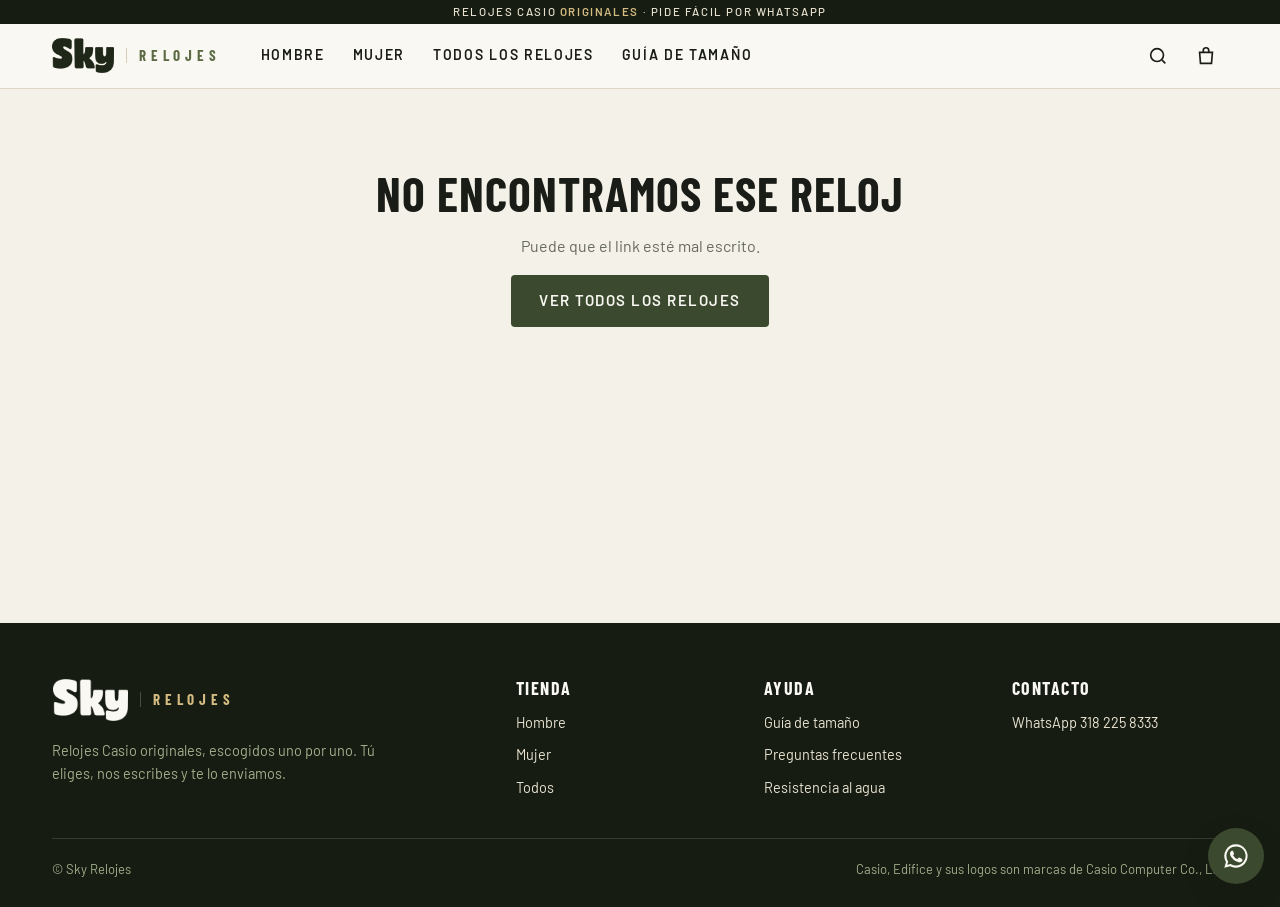
<file: relojes/producto.html>
<!doctype html>
<html lang="es">
<head>
<meta charset="utf-8">
<meta name="viewport" content="width=device-width, initial-scale=1">
<title>Reloj Casio | Sky Relojes</title>
<meta name="description" content="Reloj Casio original con ficha técnica completa. Pide por WhatsApp.">
<link rel="icon" href="/relojes/img/favicon.png">
<link rel="preconnect" href="https://fonts.googleapis.com">
<link rel="preconnect" href="https://fonts.gstatic.com" crossorigin>
<link href="https://fonts.googleapis.com/css2?family=Barlow+Condensed:wght@600;700&family=Barlow:wght@400;500;600&display=swap" rel="stylesheet">
<link rel="stylesheet" href="/relojes/css/tienda.css">
<style>
  .migas { font-size: 13px; color: var(--gris); padding: 18px 0; display: flex; gap: 8px; flex-wrap: wrap; }
  .migas a { text-decoration: underline; }
  .ficha { display: grid; gap: 28px; padding-bottom: 56px; }
  @media (min-width: 960px) { .ficha { grid-template-columns: 1.1fr 1fr; gap: 56px; align-items: start; } }

  .galeria { display: grid; gap: 12px; }
  @media (min-width: 960px) { .galeria { position: sticky; top: 104px; grid-template-columns: 84px 1fr; } }
  .principal { background: var(--blanco); border-radius: var(--radio); aspect-ratio: 4 / 5; display: grid; place-items: center; overflow: hidden; position: relative; transition: background .2s; }
  .principal.con-foto { background: #0e0f0c; }
  .principal img { width: 86%; height: 86%; object-fit: contain; transition: opacity .2s; }
  .principal img.foto { width: 100%; height: 100%; object-fit: cover; }
  .miniaturas img.foto { width: 100%; height: 100%; object-fit: cover; border-radius: 3px; }
  .miniaturas button { overflow: hidden; }
  .miniaturas { display: flex; gap: 8px; overflow-x: auto; padding-bottom: 4px; }
  @media (min-width: 960px) { .miniaturas { flex-direction: column; order: -1; overflow: visible; } }
  .miniaturas button { flex: none; width: 76px; height: 76px; background: var(--blanco); border-radius: var(--radio); border: 1.5px solid transparent; display: grid; place-items: center; }
  .miniaturas button[aria-pressed="true"] { border-color: var(--verde-700); }
  .miniaturas img { width: 84%; height: 84%; object-fit: contain; }
  .sello-original { position: absolute; left: 14px; top: 14px; background: var(--verde-700); color: var(--arena-50); font: 600 11px/1 var(--t-texto); letter-spacing: .12em; text-transform: uppercase; padding: 7px 9px; border-radius: 2px; }

  .info .linea { font: 600 12px/1 var(--t-texto); letter-spacing: .16em; text-transform: uppercase; color: var(--verde-500); }
  .info h1 { font-size: clamp(40px, 5.4vw, 60px); margin: 10px 0 6px; }
  .info .ref { color: var(--gris); font-size: 15px; }
  .info .precio-grande { font: 600 30px/1 var(--t-texto); margin: 18px 0 4px; }
  .info .iva { font-size: 13px; color: var(--gris); }
  .info .desc { font-size: 17px; margin: 18px 0 0; }
  .datos-rapidos { display: grid; grid-template-columns: repeat(3, minmax(0, 1fr)); gap: 8px; margin: 22px 0; }
  .dato { background: var(--blanco); border-radius: var(--radio); padding: 12px; text-align: center; }
  .dato strong { display: block; font: 700 22px/1 var(--t-titulo); }
  .dato span { font-size: 12px; color: var(--gris); text-transform: uppercase; letter-spacing: .08em; }

  .selector { margin: 8px 0 22px; }
  .selector-t { font: 600 13px/1 var(--t-texto); letter-spacing: .12em; text-transform: uppercase; margin-bottom: 12px; }
  .selector-t b { font-weight: 500; letter-spacing: 0; text-transform: none; color: var(--gris); font-size: 15px; }
  .variantes { display: flex; flex-wrap: wrap; gap: 10px; }
  .var-btn { width: 68px; background: var(--blanco); border: 1.5px solid var(--arena-300); border-radius: var(--radio); padding: 6px; display: grid; gap: 4px; justify-items: center; }
  .var-btn img { width: 52px; height: 52px; object-fit: contain; }
  .var-btn span { font-size: 11px; line-height: 1.1; color: var(--gris); }
  .miniaturas button[aria-pressed="true"] { border-color: var(--verde-700); }
  .var-btn[aria-pressed="true"] { border-color: var(--verde-700); box-shadow: inset 0 0 0 1px var(--verde-700); }
  .var-btn[aria-pressed="true"] span { color: var(--tinta); font-weight: 600; }

  .comprar { display: grid; grid-template-columns: auto 1fr; gap: 10px; }
  .comprar .cantidad { margin: 0; height: 52px; }
  .comprar .cantidad button { height: 50px; width: 42px; }
  .medir { margin: 12px 0 0; padding-left: 20px; display: grid; gap: 6px; color: var(--arena-200); font-size: 14.5px; }
  .medir li::marker { color: var(--laton-claro); font-weight: 700; }
  .nota-correa { font-size: 13px !important; color: var(--verde-300) !important; }
  .tallas .btn { margin-top: 14px; }
  .beneficios { list-style: none; padding: 0; margin: 22px 0 0; display: grid; gap: 10px; font-size: 14.5px; }
  .beneficios li { display: flex; gap: 10px; align-items: center; }
  .beneficios svg { width: 20px; height: 20px; color: var(--verde-700); flex: none; }

  .bloque { background: var(--blanco); border-radius: var(--radio); margin-top: 18px; }
  .bloque > summary { list-style: none; cursor: pointer; padding: 18px 20px; font: 700 20px/1 var(--t-titulo); text-transform: uppercase; letter-spacing: .04em; position: relative; }
  .bloque > summary::-webkit-details-marker { display: none; }
  .bloque > summary::after { content: "+"; position: absolute; right: 20px; top: 14px; font: 400 26px/1 var(--t-texto); color: var(--laton); }
  .bloque[open] > summary::after { content: "−"; }
  .bloque-cuerpo { padding: 0 20px 20px; }
  .specs { width: 100%; border-collapse: collapse; font-size: 15px; }
  .specs th, .specs td { text-align: left; vertical-align: top; padding: 12px 0; border-top: 1px solid var(--arena-200); }
  .specs th { width: 38%; font-weight: 600; padding-right: 14px; }
  .specs td small { display: block; color: var(--gris); font-size: 13px; margin-top: 3px; }
  .specs ul { margin: 0; padding-left: 18px; }

  .tallas { background: var(--verde-800); color: var(--arena-50); border-radius: var(--radio); padding: 20px; margin-top: 18px; }
  .tallas h2 { font-size: 26px; }
  .tallas p { margin: 8px 0 0; color: var(--arena-200); font-size: 14.5px; }
  .tallas-fila { display: flex; align-items: center; gap: 12px; margin-top: 14px; flex-wrap: wrap; }
  .tallas input[type="range"] { flex: 1; min-width: 160px; accent-color: var(--laton); }
  .tallas output { font: 700 26px/1 var(--t-titulo); min-width: 76px; }
  .veredicto { margin-top: 12px; padding: 12px 14px; border-radius: var(--radio); background: var(--verde-900); font-size: 15px; }
  .veredicto strong { color: var(--laton-claro); }

  .rating-fuente { display: flex; align-items: center; gap: 16px; flex-wrap: wrap; background: var(--blanco); border-radius: var(--radio); padding: 20px; }
  .rating-fuente .num { font: 700 56px/1 var(--t-titulo); }
  .no-encontrado { text-align: center; padding: 80px 16px; }
</style>
</head>
<body>
<div id="cabecera"></div>

<main class="contenedor" id="app"></main>

<section class="seccion" style="padding-top:24px" id="seccionResenas"></section>
<section class="seccion" style="padding-top:0" id="seccionRelacionados"></section>

<div id="pie"></div>

<script src="/relojes/js/data.js"></script>
<script src="/relojes/js/tienda.js"></script>
<script>
(function () {
  var T = window.Tienda, esc = T.esc;
  var params = new URLSearchParams(location.search);
  var m = T.porId(params.get("id"));
  var app = document.getElementById("app");

  if (!m) {
    app.innerHTML = '<div class="no-encontrado"><h1 style="font-size:48px">No encontramos ese reloj</h1><p style="color:var(--gris)">Puede que el link esté mal escrito.</p><a class="btn btn-verde" href="/relojes/catalogo">Ver todos los relojes</a></div>';
    return;
  }

  var v = T.variante(m, params.get("color"));
  var qty = 1;
  var wr = T.WR[m.wr];
  document.title = "Casio " + m.ref + " | Sky Relojes";
  var md = document.querySelector('meta[name="description"]');
  md.setAttribute("content", "Casio " + m.ref + ". " + m.desc);

  /* Cómo funciona cada tipo de movimiento, en una línea (tipoMov en data.js; si falta, es cuarzo) */
  var MOV = {
    cuarzo: { nombre: "Cuarzo japonés (análogo)", como: "Una pila hace vibrar un pequeño cristal de cuarzo y esa vibración mueve las agujas con precisión, sin darle cuerda." },
    mecanico: { nombre: "Mecánico", como: "Funciona sin pila: un resorte al que se le da cuerda, a mano o con el movimiento de la muñeca, mueve las agujas." },
    digital: { nombre: "Digital", como: "Una pila alimenta un chip que muestra la hora en números en una pantalla, sin agujas." },
    anadigi: { nombre: "Cuarzo japonés (análogo y digital)", como: "Agujas movidas por un cristal de cuarzo y, además, una pantalla digital con funciones extra, todo con la misma pila." }
  };
  /* Tipo de cristal (cristal en data.js; si falta, es Mineral) */
  var CRISTAL = {
    Mineral: { nombre: "Mineral", como: "Vidrio endurecido que aguanta bien los roces del día a día." },
    Zafiro: { nombre: "Zafiro", como: "El cristal más duro que se usa en relojes: casi imposible de rayar en el uso diario." },
    Resina: { nombre: "Resina", como: "Cristal liviano que no se rompe en pedazos si recibe un golpe. Ideal para uso deportivo." }
  };
  var cri = CRISTAL[m.cristal] || CRISTAL.Mineral;
  var check = '<svg viewBox="0 0 24 24" fill="none" stroke="currentColor" stroke-width="2"><path d="m5 12 4.5 4.5L19 7"/></svg>';
  var munecaTxt = m.muneca ? "Ajusta muñecas de " + (m.muneca[0] / 10).toString().replace(".", ",") + " a " + (m.muneca[1] / 10).toString().replace(".", ",") + " cm" : "";

  app.innerHTML =
    '<nav class="migas" aria-label="Ruta"><a href="/relojes">Inicio</a><span>/</span><a href="/relojes/catalogo?g=' + m.genero + '">' + m.genero + '</a><span>/</span><span>' + esc(m.ref) + "</span></nav>" +
    '<div class="ficha">' +
      '<div class="galeria"><div class="principal"><span class="sello-original">Original Casio</span><img id="imgPrincipal" src="" alt=""></div><div class="miniaturas" id="miniaturas"></div></div>' +
      '<div class="info">' +
        '<span class="linea">' + esc(m.linea) + " · " + esc(m.genero) + "</span>" +
        "<h1>Casio " + esc(m.ref) + "</h1>" +
        '<div class="ref">Ref. <span id="refVar"></span></div>' +
        (m.rating ? '<div class="estrellas" style="margin-top:10px"><span class="e">★★★★★</span>' + String(m.rating.valor).replace(".", ",") + ' de 5 · ' + m.rating.total.toLocaleString("es-CO") + ' calificaciones en <a href="' + esc(m.rating.url) + '" target="_blank" rel="noopener">' + esc(m.rating.fuente) + "</a></div>" : "") +
        '<div class="precio-grande" id="precioVar"></div><div class="iva">IVA incluido</div>' +
        '<p class="desc">' + esc(m.desc) + "</p>" +
        '<div class="datos-rapidos">' +
          '<div class="dato"><strong>' + T.fmtMm(m.ancho) + ' mm</strong><span>Ancho caja</span></div>' +
          (m.peso ? '<div class="dato"><strong>' + m.peso + ' g</strong><span>Peso</span></div>' : '<div class="dato"><strong>' + T.fmtMm(m.grosor) + ' mm</strong><span>Grosor</span></div>') +
          '<div class="dato"><strong>' + esc(wr.corto) + '</strong><span>Agua</span></div>' +
        "</div>" +
        '<div class="selector"><div class="selector-t">Color: <b id="colorVar"></b></div><div class="variantes" id="variantes"></div></div>' +
        '<div class="comprar"><div class="cantidad"><button type="button" id="menos" aria-label="Quitar uno">−</button><span id="qty">1</span><button type="button" id="mas" aria-label="Agregar uno">+</button></div>' +
        '<button class="btn btn-verde" id="agregar" type="button">Agregar al carrito</button></div>' +
        '<ul class="beneficios">' +
          "<li>" + check + "Casio original del distribuidor oficial en Colombia</li>" +
          "<li>" + check + "Garantía de 12 meses</li>" +
          "<li>" + check + "Movimiento de cuarzo japonés</li>" +
          "<li>" + check + "Pago y envío confirmados por WhatsApp</li>" +
        "</ul>" +

        '<div class="tallas" id="tallas"><h2>¿Me queda bien?</h2>' +
        '<ol class="medir">' +
          "<li>Rodea tu muñeca con una cuerda o un hilo, justo debajo del hueso, sin apretar.</li>" +
          "<li>Marca con el dedo dónde se cruza la cuerda.</li>" +
          "<li>Estira la cuerda sobre una regla o un metro y mira cuántos centímetros mide.</li>" +
          "<li>Pon esa medida aquí abajo.</li>" +
        "</ol>" +
        '<div class="tallas-fila"><input type="range" id="rango" min="12" max="22" step="0.5" value="' + (m.genero === "Mujer" ? 15 : 17.5) + '" aria-label="Contorno de muñeca en centímetros"><output id="salida"></output></div>' +
        '<div class="veredicto" id="veredicto"></div>' +
        (munecaTxt ? '<p class="nota-correa">' + munecaTxt + " con la correa original.</p>" : "") +
        '<a class="btn btn-laton btn-bloque" id="verMejores" href="#">Ver los que mejor me quedan</a></div>' +

        '<details class="bloque" open><summary>Ficha técnica</summary><div class="bloque-cuerpo"><table class="specs"><tbody>' +
          "<tr><th>Para</th><td>" + esc(m.genero) + "</td></tr>" +
          "<tr><th>Tamaño de la cara</th><td>" + T.fmtMm(m.ancho) + " mm de ancho, " + T.fmtMm(m.grosor) + " mm de grosor<small>Medidas de la caja: " + T.fmtMm(m.largo) + " × " + T.fmtMm(m.ancho) + " × " + T.fmtMm(m.grosor) + " mm (largo × ancho × alto)</small></td></tr>" +
          (m.peso ? "<tr><th>Peso</th><td>" + m.peso + " g</td></tr>" : "") +
          "<tr><th>Movimiento</th><td>" + esc(MOV[m.tipoMov || "cuarzo"].nombre) + "<small>" + esc(MOV[m.tipoMov || "cuarzo"].como) + "</small></td></tr>" +
          "<tr><th>Cristal</th><td>" + esc(cri.nombre) + "<small>" + esc(cri.como) + "</small></td></tr>" +
          "<tr><th>Resistencia al agua</th><td>" + esc(wr.largo) + "<small><b>Sí:</b> " + esc(wr.si) + ".<br><b>No:</b> " + esc(wr.no) + ".</small></td></tr>" +
          "<tr><th>Correa</th><td>" + esc(m.correaTxt) + (munecaTxt ? "<small>" + munecaTxt + ".</small>" : "") + "</td></tr>" +
          "<tr><th>Caja</th><td>" + esc(m.caja) + "<small>La caja es el cuerpo del reloj: la pieza que guarda el mecanismo y sostiene el cristal.</small></td></tr>" +
          "<tr><th>Funciones</th><td><ul>" + m.funciones.map(function (f) { return "<li>" + esc(f) + "</li>"; }).join("") + "</ul></td></tr>" +
          "<tr><th>Pila</th><td>" + esc(m.pila) + "</td></tr>" +
          "<tr><th>Garantía</th><td>12 meses por defectos de fábrica</td></tr>" +
        "</tbody></table></div></details>" +
      "</div>" +
    "</div>";

  /* Galería y variantes */
  function mostrar(src, esFoto) {
    var img = document.getElementById("imgPrincipal");
    img.src = T.BASE + "/" + src;
    img.alt = "Reloj Casio " + m.ref + " color " + v.color + (esFoto ? " puesto" : "");
    img.classList.toggle("foto", !!esFoto);
    img.parentElement.classList.toggle("con-foto", !!esFoto);
    document.querySelectorAll("[data-img]").forEach(function (b) { b.setAttribute("aria-pressed", String(b.dataset.img === src)); });
  }
  function pintarGaleria() {
    var imgs = [v.img].concat(v.fotos || []);
    document.getElementById("miniaturas").innerHTML = imgs.length > 1 ? imgs.map(function (s, i) {
      return '<button type="button" data-img="' + esc(s) + '" data-foto="' + (i > 0 ? 1 : 0) + '" aria-label="Ver foto ' + (i + 1) + '"><img src="' + T.BASE + "/" + s + '" alt=""' + (i > 0 ? ' class="foto"' : "") + "></button>";
    }).join("") : "";
    mostrar(v.img, false);
  }
  function pintarVariante() {
    pintarGaleria();
    document.getElementById("refVar").textContent = v.code;
    document.getElementById("precioVar").textContent = T.precio(v.precio);
    document.getElementById("colorVar").textContent = v.color;
    document.querySelectorAll("[data-code]").forEach(function (b) { b.setAttribute("aria-pressed", String(b.dataset.code === v.code)); });
    history.replaceState(null, "", location.pathname + "?id=" + m.id + "&color=" + encodeURIComponent(v.code));
  }
  document.getElementById("variantes").innerHTML = m.variantes.map(function (x) {
    return '<button class="var-btn" type="button" data-code="' + esc(x.code) + '" aria-label="Color ' + esc(x.color) + '"><img src="' + T.BASE + "/" + x.img + '" alt=""><span>' + esc(x.color) + "</span></button>";
  }).join("");
  document.querySelector(".ficha").addEventListener("click", function (e) {
    var g = e.target.closest("[data-img]");
    if (g) { mostrar(g.dataset.img, g.dataset.foto === "1"); return; }
    var b = e.target.closest("[data-code]"); if (!b) return;
    v = T.variante(m, b.dataset.code); pintarVariante();
  });
  pintarVariante();

  /* Cantidad y carrito */
  function pintarQty() { document.getElementById("qty").textContent = qty; }
  document.getElementById("mas").addEventListener("click", function () { qty = Math.min(qty + 1, 10); pintarQty(); });
  document.getElementById("menos").addEventListener("click", function () { qty = Math.max(qty - 1, 1); pintarQty(); });
  document.getElementById("agregar").addEventListener("click", function () { T.agregar(m.id, v.code, qty); qty = 1; pintarQty(); });

  /* ¿Me queda bien? */
  var rango = document.getElementById("rango");
  function veredicto() {
    var cm = parseFloat(rango.value);
    document.getElementById("salida").textContent = String(cm).replace(".", ",") + " cm";
    var r = T.rangoRecomendado(cm, m.genero);
    var txt;
    if (m.ancho < r.min - 1) txt = "Te va a quedar <strong>pequeño y discreto</strong>. Para tu muñeca lo ideal son " + r.min + " a " + r.max + " mm y este mide " + T.fmtMm(m.ancho) + " mm.";
    else if (m.ancho > r.max + 1) txt = "Te va a quedar <strong>grande, con mucha presencia</strong>. Para tu muñeca lo ideal son " + r.min + " a " + r.max + " mm y este mide " + T.fmtMm(m.ancho) + " mm.";
    else txt = "<strong>Te queda bien.</strong> Para tu muñeca lo ideal son " + r.min + " a " + r.max + " mm y este mide " + T.fmtMm(m.ancho) + " mm.";
    if (m.muneca && (cm * 10 < m.muneca[0] || cm * 10 > m.muneca[1])) txt += " Ojo: la correa original ajusta de " + (m.muneca[0] / 10) + " a " + (m.muneca[1] / 10) + " cm.";
    document.getElementById("veredicto").innerHTML = txt;
    document.getElementById("verMejores").href = "/relojes/catalogo?g=" + m.genero + "&muneca=" + cm;
  }
  rango.addEventListener("input", veredicto);
  veredicto();

  /* Reseñas: solo calificaciones verificables con fuente */
  var res = document.getElementById("seccionResenas");
  if (m.rating) {
    res.innerHTML = '<div class="contenedor"><div class="seccion-cabeza"><div><span class="eyebrow">Reseñas</span><h2>Lo que dicen de este reloj</h2></div></div>' +
      '<div class="rating-fuente"><span class="num">' + String(m.rating.valor).replace(".", ",") + '</span><div><div class="estrellas"><span class="e">★★★★★</span></div><div>' + m.rating.total.toLocaleString("es-CO") + ' calificaciones de compradores en <a href="' + esc(m.rating.url) + '" target="_blank" rel="noopener" style="text-decoration:underline">' + esc(m.rating.fuente) + "</a></div></div></div></div>";
  } else {
    res.remove();
  }

  /* Te puede gustar: mismo género, estilo y precio parecidos */
  var base = T.precioMin(m);
  var otros = T.RELOJES.filter(function (x) { return x.id !== m.id && x.genero === m.genero; })
    .map(function (x) {
      var p = 0;
      if (x.correa === m.correa) p += 3;
      if (x.filtroFunc === m.filtroFunc) p += 2;
      p += Math.max(0, 3 - Math.abs(T.precioMin(x) - base) / 60000);
      p += Math.max(0, 2 - Math.abs(x.ancho - m.ancho) / 3);
      return { x: x, p: p };
    })
    .sort(function (a, b) { return b.p - a.p; }).slice(0, 4).map(function (o) { return o.x; });
  document.getElementById("seccionRelacionados").innerHTML =
    '<div class="contenedor"><div class="seccion-cabeza"><div><span class="eyebrow">Similares</span><h2>Te puede gustar</h2></div></div><div class="grilla g4">' +
    otros.map(function (x) { return T.tarjeta(x); }).join("") + "</div></div>";
})();
</script>
</body>
</html>
</file>
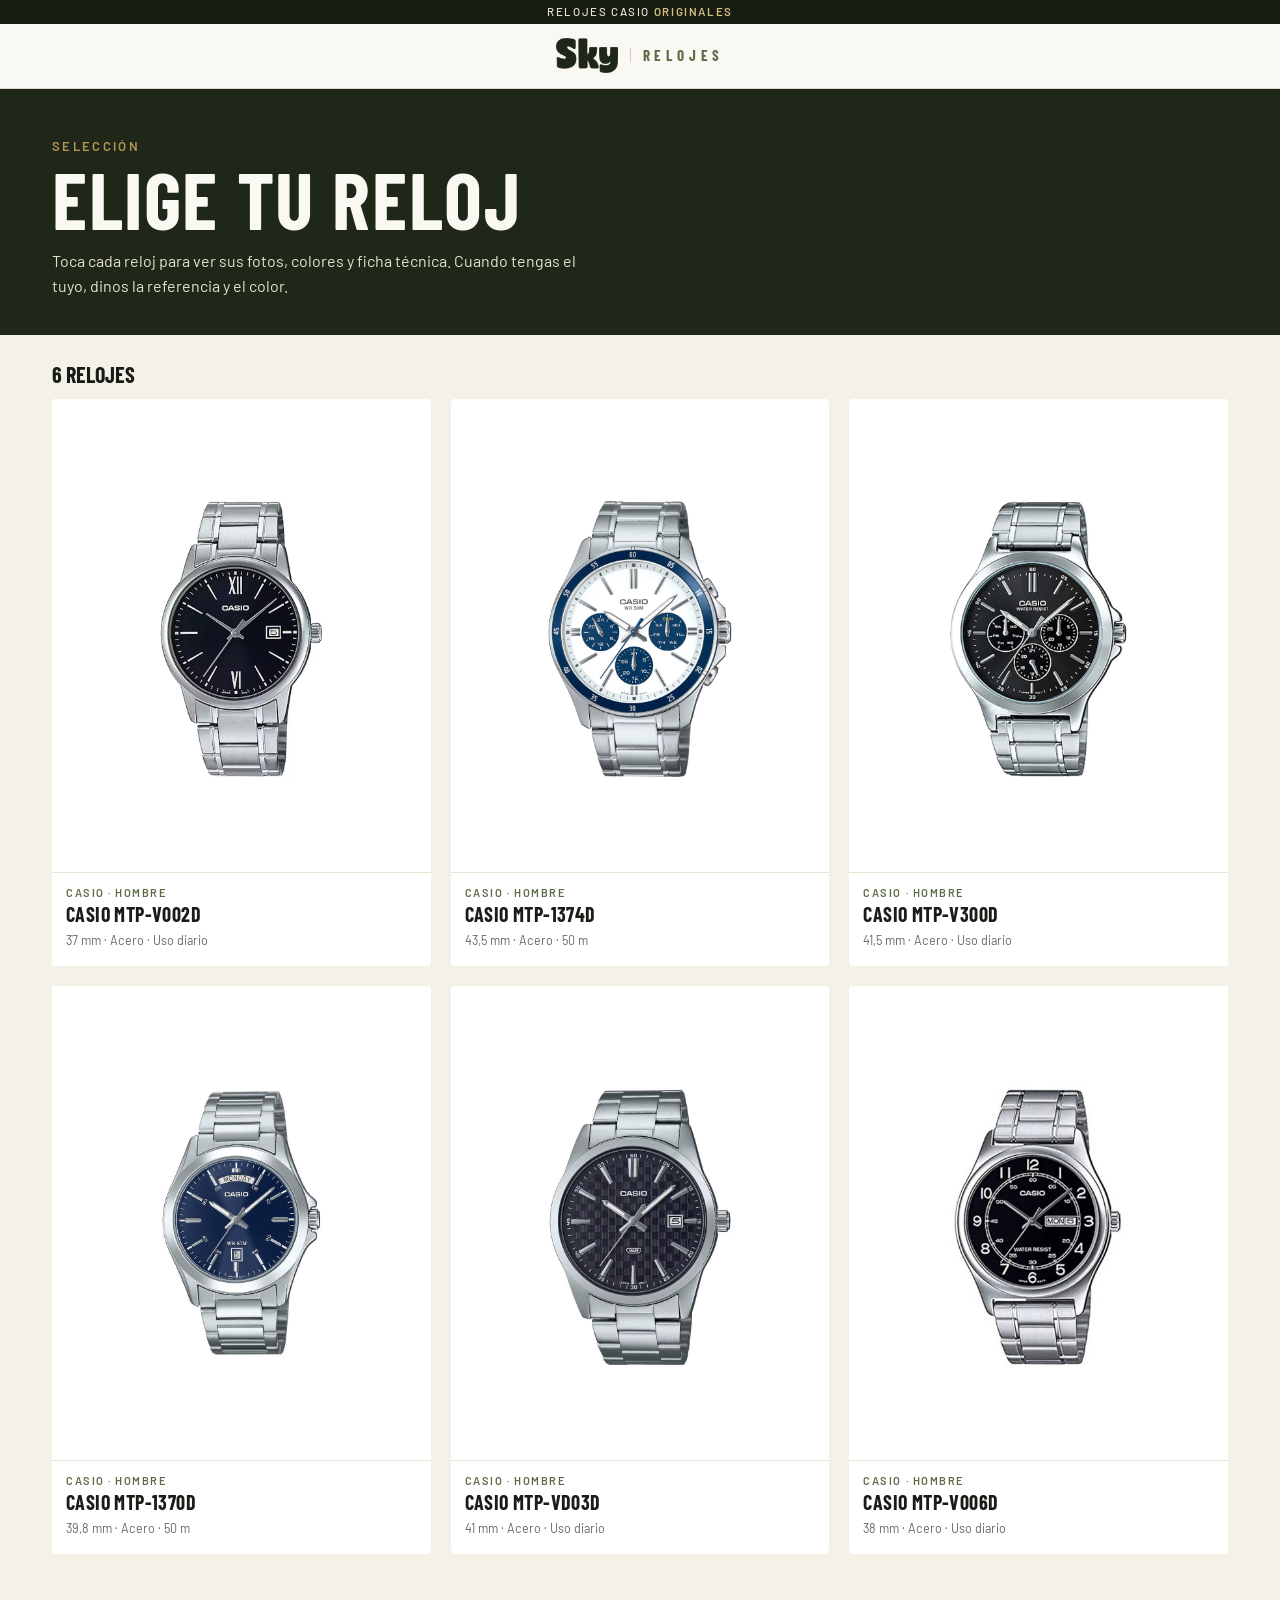
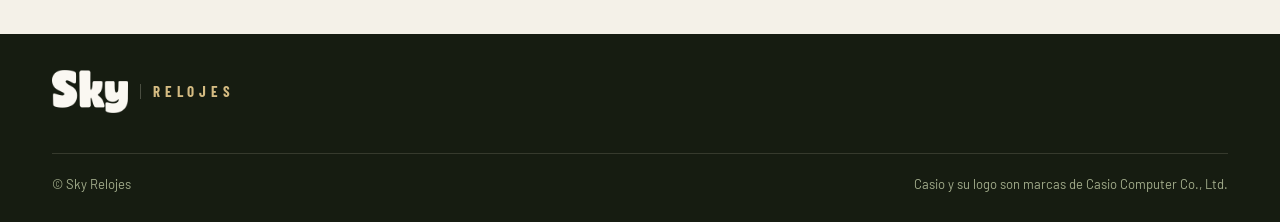
<file: seleccion/catalogo.html>
<!doctype html>
<html lang="es">
<head>
<meta charset="utf-8">
<meta name="viewport" content="width=device-width, initial-scale=1">
<meta name="robots" content="noindex, nofollow">
<title>Elige tu reloj | Sky Relojes</title>
<link rel="icon" href="/relojes/img/favicon.png">
<link rel="preconnect" href="https://fonts.googleapis.com">
<link rel="preconnect" href="https://fonts.gstatic.com" crossorigin>
<link href="https://fonts.googleapis.com/css2?family=Barlow+Condensed:wght@600;700&family=Barlow:wght@400;500;600&display=swap" rel="stylesheet">
<link rel="stylesheet" href="/relojes/css/tienda.css">
<style>
  .cat-cabeza { background: var(--verde-900); color: var(--arena-50); padding: 44px 0 36px; }
  .cat-cabeza h1 { font-size: clamp(44px, 7vw, 80px); }
  .cat-cabeza p { color: var(--arena-200); margin: 10px 0 0; max-width: 560px; }
  .header-in { justify-content: center; }
  @media (min-width: 1400px) { #resultados { grid-template-columns: repeat(3, minmax(0, 1fr)); } }
  .lista { padding-top: 28px; padding-bottom: 80px; }
  .lista strong.conteo { display: block; font: 700 22px/1 var(--t-titulo); text-transform: uppercase; margin-bottom: 14px; }
  .media { position: relative; }
  .tarjeta-img img[hidden] { display: none !important; }
  .tarjeta-cuerpo { color: inherit; }
  .tira { position: absolute; left: 0; right: 0; bottom: 0; z-index: 3; display: flex; justify-content: center; flex-wrap: wrap; gap: 8px; padding: 12px 10px; opacity: 0; transform: translateY(10px); pointer-events: none; transition: opacity .2s, transform .2s; }
  @media (hover: hover) { .tarjeta:hover .tira { opacity: 1; transform: none; pointer-events: auto; } }
  @media (hover: none) { .tira { display: none; } }
  .mini-btn { width: 56px; height: 56px; padding: 0; background: var(--blanco); border: 1.5px solid var(--arena-300); border-radius: var(--radio); display: grid; place-items: center; cursor: pointer; box-shadow: 0 4px 12px rgba(0, 0, 0, .12); }
  .mini-btn img { width: 86%; height: 86%; object-fit: contain; }
  .mini-btn[aria-pressed="true"] { border-color: var(--verde-700); box-shadow: inset 0 0 0 1px var(--verde-700), 0 4px 12px rgba(0, 0, 0, .12); }
  .tarjeta:has(.tira:hover) .tarjeta-img img.alt { opacity: 0; }
  .tarjeta:has(.tira:hover) .tarjeta-img img.pri { transform: none; }

  .migas { font-size: 13px; color: var(--gris); padding: 18px 0; display: flex; gap: 8px; flex-wrap: wrap; }
  .migas a { text-decoration: underline; }
  .ficha { display: grid; gap: 28px; padding-bottom: 56px; }
  @media (min-width: 960px) { .ficha { grid-template-columns: 1.1fr 1fr; gap: 56px; align-items: start; } }
  .galeria { display: grid; gap: 12px; }
  @media (min-width: 960px) { .galeria { position: sticky; top: 24px; grid-template-columns: 84px 1fr; } }
  .principal { background: var(--blanco); border-radius: var(--radio); aspect-ratio: 4 / 5; display: grid; place-items: center; overflow: hidden; position: relative; transition: background .2s; }
  .principal.con-foto { background: #0e0f0c; }
  .principal img { width: 86%; height: 86%; object-fit: contain; transition: opacity .2s; }
  .principal img.foto { width: 100%; height: 100%; object-fit: cover; }
  .miniaturas img.foto { width: 100%; height: 100%; object-fit: cover; border-radius: 3px; }
  .miniaturas { display: flex; gap: 8px; overflow-x: auto; padding-bottom: 4px; }
  @media (min-width: 960px) { .miniaturas { flex-direction: column; order: -1; overflow: visible; } }
  .miniaturas button { flex: none; width: 76px; height: 76px; background: var(--blanco); border-radius: var(--radio); border: 1.5px solid transparent; display: grid; place-items: center; overflow: hidden; }
  .miniaturas button[aria-pressed="true"] { border-color: var(--verde-700); }
  .miniaturas img { width: 84%; height: 84%; object-fit: contain; }
  .sello-original { position: absolute; left: 14px; top: 14px; background: var(--verde-700); color: var(--arena-50); font: 600 11px/1 var(--t-texto); letter-spacing: .12em; text-transform: uppercase; padding: 7px 9px; border-radius: 2px; }

  .info .linea { font: 600 12px/1 var(--t-texto); letter-spacing: .16em; text-transform: uppercase; color: var(--verde-500); }
  .info h1 { font-size: clamp(40px, 5.4vw, 60px); margin: 10px 0 6px; }
  .info .ref { color: var(--gris); font-size: 15px; }
  .info .desc { font-size: 17px; margin: 18px 0 0; }
  .datos-rapidos { display: grid; grid-template-columns: repeat(3, minmax(0, 1fr)); gap: 8px; margin: 22px 0; }
  .dato { background: var(--blanco); border-radius: var(--radio); padding: 12px; text-align: center; }
  .dato strong { display: block; font: 700 22px/1 var(--t-titulo); }
  .dato span { font-size: 12px; color: var(--gris); text-transform: uppercase; letter-spacing: .08em; }
  .selector { margin: 8px 0 22px; }
  .selector-t { font: 600 13px/1 var(--t-texto); letter-spacing: .12em; text-transform: uppercase; margin-bottom: 12px; }
  .selector-t b { font-weight: 500; letter-spacing: 0; text-transform: none; color: var(--gris); font-size: 15px; }
  .variantes { display: flex; flex-wrap: wrap; gap: 10px; }
  .var-btn { width: 68px; background: var(--blanco); border: 1.5px solid var(--arena-300); border-radius: var(--radio); padding: 6px; display: grid; gap: 4px; justify-items: center; }
  .var-btn img { width: 52px; height: 52px; object-fit: contain; }
  .var-btn span { font-size: 11px; line-height: 1.1; color: var(--gris); }
  .var-btn[aria-pressed="true"] { border-color: var(--verde-700); box-shadow: inset 0 0 0 1px var(--verde-700); }
  .var-btn[aria-pressed="true"] span { color: var(--tinta); font-weight: 600; }
  .elegido { background: var(--verde-800); color: var(--arena-50); border-radius: var(--radio); padding: 14px 16px; font-size: 15px; }
  .elegido strong { color: var(--laton-claro); }
  .beneficios { list-style: none; padding: 0; margin: 22px 0 0; display: grid; gap: 10px; font-size: 14.5px; }
  .beneficios li { display: flex; gap: 10px; align-items: center; }
  .beneficios svg { width: 20px; height: 20px; color: var(--verde-700); flex: none; }
  .bloque { background: var(--blanco); border-radius: var(--radio); margin-top: 18px; }
  .bloque > summary { list-style: none; cursor: pointer; padding: 18px 20px; font: 700 20px/1 var(--t-titulo); text-transform: uppercase; letter-spacing: .04em; position: relative; }
  .bloque > summary::-webkit-details-marker { display: none; }
  .bloque > summary::after { content: "+"; position: absolute; right: 20px; top: 14px; font: 400 26px/1 var(--t-texto); color: var(--laton); }
  .bloque[open] > summary::after { content: "−"; }
  .bloque-cuerpo { padding: 0 20px 20px; }
  .specs { width: 100%; border-collapse: collapse; font-size: 15px; }
  .specs th, .specs td { text-align: left; vertical-align: top; padding: 12px 0; border-top: 1px solid var(--arena-200); }
  .specs th { width: 38%; font-weight: 600; padding-right: 14px; }
  .specs td small { display: block; color: var(--gris); font-size: 13px; margin-top: 3px; }
  .specs ul { margin: 0; padding-left: 18px; }
  .tallas { background: var(--verde-800); color: var(--arena-50); border-radius: var(--radio); padding: 20px; margin-top: 18px; }
  .tallas h2 { font-size: 26px; }
  .medir { margin: 12px 0 0; padding-left: 20px; display: grid; gap: 6px; color: var(--arena-200); font-size: 14.5px; }
  .medir li::marker { color: var(--laton-claro); font-weight: 700; }
  .nota-correa { font-size: 13px !important; color: var(--verde-300) !important; margin: 10px 0 0; }
  .tallas-fila { display: flex; align-items: center; gap: 12px; margin-top: 14px; flex-wrap: wrap; }
  .tallas input[type="range"] { flex: 1; min-width: 160px; accent-color: var(--laton); }
  .tallas output { font: 700 26px/1 var(--t-titulo); min-width: 76px; }
  .veredicto { margin-top: 12px; padding: 12px 14px; border-radius: var(--radio); background: var(--verde-900); font-size: 15px; }
  .veredicto strong { color: var(--laton-claro); }
  .otros { padding-top: 24px; padding-bottom: 72px; }
</style>
</head>
<body>
<div class="anuncio">Relojes Casio <strong>originales</strong></div>
<header class="header"><div class="contenedor header-in">
  <span class="logo" aria-label="Sky Relojes"><span class="logo-sky" aria-hidden="true"></span><span class="logo-sub">Relojes</span></span>
</div></header>

<main id="app"></main>

<footer class="footer" style="padding-top:36px"><div class="contenedor">
  <span class="logo" aria-label="Sky Relojes"><span class="logo-sky" aria-hidden="true"></span><span class="logo-sub">Relojes</span></span>
  <div class="footer-legal"><span>© Sky Relojes</span><span>Casio y su logo son marcas de Casio Computer Co., Ltd.</span></div>
</div></footer>

<script>
window.SELECCION = [{"id":"mtp-v002d","ref":"MTP-V002D","genero":"Hombre","linea":"Casio","nombre":"Clásico Acero","desc":"El reloj de todos los días, bien hecho. Acero, fecha a las 3 y una esfera limpia que se lee de un vistazo. Va con camisa y va con camiseta.","largo":44,"ancho":37,"grosor":9.6,"peso":93,"caja":"Metal con acabado plateado","correa":"Acero","correaTxt":"Acero inoxidable, cierre de triple pliegue","cristal":"Mineral","movimiento":"Cuarzo japonés","wr":"diario","pila":"SR626SW, dura aprox. 3 años","funciones":["Hora análoga de 3 agujas","Fecha"],"filtroFunc":"Fecha","muneca":[150,205],"variantes":[{"code":"MTP-V002D-1B3UDF","color":"Negro","img":"img/mtp-v002d-1b3udf.jpg","fotos":[]},{"code":"MTP-V002D-2B3UDF","color":"Azul","img":"img/mtp-v002d-2b3udf.jpg","fotos":[]},{"code":"MTP-V002D-7B3UDF","color":"Blanco","img":"img/mtp-v002d-7b3udf.jpg","fotos":[]}]},{"id":"mtp-1374d","ref":"MTP-1374D","genero":"Hombre","linea":"Casio","nombre":"Multifunción 50 m","desc":"Para lucir: 43,5 mm, tres subesferas y 50 metros de resistencia. Presencia total en la muñeca.","largo":47,"ancho":43.5,"grosor":11.1,"peso":124,"caja":"Metal con baño iónico (IP)","correa":"Acero","correaTxt":"Acero inoxidable, cierre de triple pliegue de un toque","cristal":"Mineral","movimiento":"Cuarzo japonés","wr":"50","pila":"SR927SW, dura aprox. 3 años","funciones":["Hora análoga de 3 agujas","Subesfera de fecha","Subesfera de día","Subesfera de 24 horas"],"filtroFunc":"Multifunción","muneca":[150,205],"variantes":[{"code":"MTP-1374D-7A2VDF","color":"Blanco","img":"img/mtp-1374d-7a2vdf.jpg","fotos":[]}]},{"id":"mtp-v300d","ref":"MTP-V300D","genero":"Hombre","linea":"Casio","nombre":"Multifunción","desc":"Tres subesferas con fecha, día y formato 24 horas. Look de cronógrafo, caja de 41,5 mm y acero.","largo":47,"ancho":41.5,"grosor":8.6,"peso":96,"caja":"Metal con acabado plateado (Negro Total: baño iónico negro)","correa":"Acero","correaTxt":"Acero inoxidable, cierre de triple pliegue","cristal":"Mineral","movimiento":"Cuarzo japonés","wr":"diario","pila":"SR920SW, dura aprox. 3 años","funciones":["Hora análoga de 3 agujas","Subesfera de fecha","Subesfera de día","Subesfera de 24 horas"],"filtroFunc":"Multifunción","muneca":null,"variantes":[{"code":"MTP-V300D-1AUDF","color":"Negro","img":"img/mtp-v300d-1audf.jpg","fotos":[]},{"code":"MTP-V300D-7AUDF","color":"Blanco","img":"img/mtp-v300d-7audf.jpg","fotos":[]}]},{"id":"mtp-1370d","ref":"MTP-1370D","genero":"Hombre","linea":"Casio","nombre":"Casio MTP-1370D","desc":"El día de la semana escrito completo, fecha y 50 metros. Acero de 39,8 mm.","largo":45,"ancho":39.8,"grosor":8.8,"peso":95,"caja":"Metal con baño iónico (IP)","correa":"Acero","correaTxt":"Acero inoxidable, cierre de triple pliegue","cristal":"Mineral","movimiento":"Cuarzo japonés","tipoMov":"cuarzo","wr":"50","pila":"SR920SW, dura aprox. 3 años","funciones":["Hora análoga de 3 agujas","Día de la semana completo","Fecha"],"filtroFunc":"Día y fecha","muneca":[150,205],"variantes":[{"code":"MTP-1370D-2A2VDF","color":"Azul","img":"img/mtp-1370d-2a2vdf.jpg","fotos":[]}]},{"id":"mtp-vd03d","ref":"MTP-VD03D","genero":"Hombre","linea":"Casio","nombre":"Casio MTP-VD03D","desc":"Acero de 41 mm con fecha y look deportivo. Para todos los días.","largo":48,"ancho":41,"grosor":9.6,"peso":106,"caja":"Metal con baño iónico (IP)","correa":"Acero","correaTxt":"Acero inoxidable, cierre de triple pliegue","cristal":"Mineral","movimiento":"Cuarzo japonés","tipoMov":"cuarzo","wr":"diario","pila":"SR626SW, dura aprox. 3 años","funciones":["Hora análoga de 3 agujas","Fecha"],"filtroFunc":"Fecha","muneca":[150,205],"variantes":[{"code":"MTP-VD03D-1AUDF","color":"Negro","img":"img/mtp-vd03d-1audf.jpg","fotos":[]},{"code":"MTP-VD03D-2A2UDF","color":"Azul","img":"img/mtp-vd03d-2a2udf.jpg","fotos":[]},{"code":"MTP-VD03D-3A1UDF","color":"Verde","img":"img/mtp-vd03d-3a1udf.jpg","fotos":[]}]},{"id":"mtp-v006d","ref":"MTP-V006D","genero":"Hombre","linea":"Casio","nombre":"Día y Fecha","desc":"Te dice el día y la fecha sin sacar el celular. Acero, 38 mm y un diseño que no pasa de moda.","largo":45.1,"ancho":38,"grosor":9.4,"peso":93,"caja":"Metal con acabado plateado","correa":"Acero","correaTxt":"Acero inoxidable, cierre de triple pliegue","cristal":"Mineral","movimiento":"Cuarzo japonés","wr":"diario","pila":"SR626SW, dura aprox. 2 años","funciones":["Hora análoga de 3 agujas","Día de la semana","Fecha"],"filtroFunc":"Día y fecha","muneca":[150,205],"variantes":[{"code":"MTP-V006D-1B2UDF","color":"Negro","img":"img/mtp-v006d-1b2udf.jpg","fotos":[]},{"code":"MTP-V006D-2BUDF","color":"Azul","img":"img/mtp-v006d-2budf.jpg","fotos":["img/vida/mtp-v006d-2budf-1.jpg"]},{"code":"MTP-V006D-7B2UDF","color":"Blanco","img":"img/mtp-v006d-7b2udf.jpg","fotos":["img/vida/mtp-v006d-7b2udf-1.jpg","img/vida/mtp-v006d-7b2udf-2.jpg","img/vida/mtp-v006d-7b2udf-3.jpg","img/vida/mtp-v006d-7b2udf-4.jpg","img/vida/mtp-v006d-7b2udf-5.jpg"]}]}];
(function () {
  "use strict";
  var R = window.SELECCION, BASE = "/relojes";
  var app = document.getElementById("app");

  var COLORES = { "Negro": "#1d1d1b", "Blanco": "#f4f3ef", "Azul": "#22426b", "Verde": "#4b5a33", "Plateado": "#c7c9cc", "Dorado": "#c9a24c", "Gris": "#8a8c8f", "Café": "#6b4a2f" };
  var WR = {
    diario: { corto: "Uso diario", largo: "Resistente al agua de uso diario", si: "Lluvia, salpicaduras y lavarte las manos", no: "Nadar, ducharte o sumergirlo" },
    "50": { corto: "50 m", largo: "Resistente al agua 50 metros (5 bar)", si: "Lluvia, lavarte las manos y nadar en piscina de forma ocasional", no: "Bucear, ducha caliente o sauna" },
    "100": { corto: "100 m", largo: "Resistente al agua 100 metros (10 bar)", si: "Nadar en piscina o mar y hacer snorkel", no: "Buceo con tanque, ducha caliente o sauna" },
    "200": { corto: "200 m", largo: "Resistente al agua 200 metros (20 bar)", si: "Nadar, snorkel y deportes acuáticos", no: "Buceo con tanque, ducha caliente o sauna" }
  };
  var MOV = {
    cuarzo: { nombre: "Cuarzo japonés (análogo)", como: "Una pila hace vibrar un pequeño cristal de cuarzo y esa vibración mueve las agujas con precisión, sin darle cuerda." },
    mecanico: { nombre: "Mecánico", como: "Funciona sin pila: un resorte al que se le da cuerda, a mano o con el movimiento de la muñeca, mueve las agujas." },
    digital: { nombre: "Digital", como: "Una pila alimenta un chip que muestra la hora en números en una pantalla, sin agujas." },
    anadigi: { nombre: "Cuarzo japonés (análogo y digital)", como: "Agujas movidas por un cristal de cuarzo y, además, una pantalla digital con funciones extra, todo con la misma pila." }
  };
  var CRISTAL = {
    Mineral: { nombre: "Mineral", como: "Vidrio endurecido que aguanta bien los roces del día a día." },
    Zafiro: { nombre: "Zafiro", como: "El cristal más duro que se usa en relojes: casi imposible de rayar en el uso diario." },
    Resina: { nombre: "Resina", como: "Cristal liviano que no se rompe en pedazos si recibe un golpe. Ideal para uso deportivo." }
  };
  var check = '<svg viewBox="0 0 24 24" fill="none" stroke="currentColor" stroke-width="2"><path d="m5 12 4.5 4.5L19 7"/></svg>';

  function esc(s) { return String(s).replace(/[&<>"']/g, function (c) { return { "&": "&amp;", "<": "&lt;", ">": "&gt;", '"': "&quot;", "'": "&#39;" }[c]; }); }
  function fmtMm(n) { return String(n).replace(".", ","); }
  function porId(id) { for (var i = 0; i < R.length; i++) if (R[i].id === id) return R[i]; return null; }
  function variante(m, code) { for (var i = 0; i < m.variantes.length; i++) if (m.variantes[i].code === code) return m.variantes[i]; return m.variantes[0]; }
  function colores(m) { var vistos = {}; return m.variantes.map(function (v) { return v.color; }).filter(function (c) { return vistos[c] ? false : (vistos[c] = true); }); }
  function vida(m) { for (var i = 0; i < m.variantes.length; i++) if (m.variantes[i].fotos && m.variantes[i].fotos.length) return m.variantes[i].fotos[0]; return ""; }
  function rangoRecomendado(cm, genero) {
    var tabla = genero === "Mujer" ? [[14, 24, 28], [15.5, 26, 32], [17, 30, 36], [99, 34, 38]] : [[16, 34, 38], [17.5, 38, 41], [19, 40, 44], [99, 43, 48]];
    for (var i = 0; i < tabla.length; i++) if (cm < tabla[i][0]) return { min: tabla[i][1], max: tabla[i][2] };
    return { min: tabla[3][1], max: tabla[3][2] };
  }

  /* Tarjeta: al pasar el cursor aparecen las miniaturas de cada color para escoger */
  function tarjeta(m) {
    var v = m.variantes[0], alt = (v.fotos && v.fotos[0]) || "", href = "#" + m.id + "/" + encodeURIComponent(v.code);
    return '<div class="tarjeta" data-id="' + m.id + '">' +
      '<div class="media"><a class="tarjeta-img" href="' + href + '"><img class="pri" loading="lazy" src="' + BASE + "/" + v.img + '" alt="Reloj Casio ' + esc(m.ref) + " " + esc(v.color) + '">' +
      (alt ? '<img class="alt" loading="lazy" src="' + BASE + "/" + alt + '" alt="">' : "") + "</a>" +
      '<div class="tira">' + m.variantes.map(function (x, i) {
        return '<button class="mini-btn" type="button" data-cc="' + esc(x.code) + '" aria-pressed="' + (i === 0) + '" title="' + esc(x.color) + '" aria-label="Color ' + esc(x.color) + '"><img loading="lazy" src="' + BASE + "/" + x.img + '" alt=""></button>';
      }).join("") + "</div></div>" +
      '<a class="tarjeta-cuerpo" href="' + href + '"><span class="tarjeta-linea">' + esc(m.linea) + " · " + esc(m.genero) + "</span>" +
      '<span class="tarjeta-nombre">Casio ' + esc(m.ref) + "</span>" +
      '<span class="tarjeta-specs">' + fmtMm(m.ancho) + " mm · " + esc(m.correa) + " · " + WR[m.wr].corto + "</span></a></div>";
  }
  /* Pasar o tocar una miniatura cambia la foto y el link a ese color */
  function elegir(e) {
    var b = e.target.closest("[data-cc]"); if (!b) return;
    var card = b.closest(".tarjeta"), m = porId(card.dataset.id), v = variante(m, b.dataset.cc);
    var pri = card.querySelector("img.pri"), alt = card.querySelector("img.alt"), foto = (v.fotos && v.fotos[0]) || "";
    pri.src = BASE + "/" + v.img; pri.alt = "Reloj Casio " + m.ref + " " + v.color;
    if (alt) alt.remove();
    if (foto) { var n = document.createElement("img"); n.className = "alt"; n.alt = ""; n.src = BASE + "/" + foto; card.querySelector(".tarjeta-img").appendChild(n); }
    card.querySelectorAll("a").forEach(function (a) { a.href = "#" + m.id + "/" + encodeURIComponent(v.code); });
    card.querySelectorAll("[data-cc]").forEach(function (x) { x.setAttribute("aria-pressed", String(x === b)); });
  }
  app.addEventListener("mouseover", elegir);
  app.addEventListener("click", elegir);

  function pintarLista() {
    document.title = "Elige tu reloj | Sky Relojes";
    app.innerHTML =
      '<section class="cat-cabeza"><div class="contenedor"><span class="eyebrow">Selección</span><h1>Elige tu reloj</h1>' +
      "<p>Toca cada reloj para ver sus fotos, colores y ficha técnica. Cuando tengas el tuyo, dinos la referencia y el color.</p></div></section>" +
      '<div class="contenedor lista"><strong class="conteo">' + R.length + ' relojes</strong><div class="grilla" id="resultados">' + R.map(tarjeta).join("") + "</div></div>";
  }

  function pintarFicha(m, code) {
    var v = variante(m, code), wr = WR[m.wr], cri = CRISTAL[m.cristal] || CRISTAL.Mineral;
    var munecaTxt = m.muneca ? "Ajusta muñecas de " + fmtMm(m.muneca[0] / 10) + " a " + fmtMm(m.muneca[1] / 10) + " cm" : "";
    document.title = "Casio " + m.ref + " | Sky Relojes";
    app.innerHTML =
      '<div class="contenedor"><nav class="migas" aria-label="Ruta"><a href="#">Todos los relojes</a><span>/</span><span>' + esc(m.ref) + "</span></nav>" +
      '<div class="ficha">' +
        '<div class="galeria"><div class="principal"><span class="sello-original">Original Casio</span><img id="imgPrincipal" src="" alt=""></div><div class="miniaturas" id="miniaturas"></div></div>' +
        '<div class="info">' +
          '<span class="linea">' + esc(m.linea) + " · " + esc(m.genero) + "</span>" +
          "<h1>Casio " + esc(m.ref) + "</h1>" +
          '<div class="ref">Ref. <span id="refVar"></span></div>' +
          '<p class="desc">' + esc(m.desc) + "</p>" +
          '<div class="datos-rapidos">' +
            '<div class="dato"><strong>' + fmtMm(m.ancho) + ' mm</strong><span>Ancho caja</span></div>' +
            (m.peso ? '<div class="dato"><strong>' + m.peso + ' g</strong><span>Peso</span></div>' : '<div class="dato"><strong>' + fmtMm(m.grosor) + ' mm</strong><span>Grosor</span></div>') +
            '<div class="dato"><strong>' + esc(wr.corto) + '</strong><span>Agua</span></div>' +
          "</div>" +
          '<div class="selector"><div class="selector-t">Color: <b id="colorVar"></b></div><div class="variantes" id="variantes"></div></div>' +
          '<div class="elegido" id="elegido"></div>' +
          '<ul class="beneficios">' +
            "<li>" + check + "Casio original del distribuidor oficial en Colombia</li>" +
            "<li>" + check + "Garantía de 12 meses</li>" +
            "<li>" + check + "Movimiento de cuarzo japonés</li>" +
          "</ul>" +
          '<div class="tallas"><h2>¿Me queda bien?</h2>' +
          '<ol class="medir">' +
            "<li>Rodea tu muñeca con una cuerda o un hilo, justo debajo del hueso, sin apretar.</li>" +
            "<li>Marca con el dedo dónde se cruza la cuerda.</li>" +
            "<li>Estira la cuerda sobre una regla o un metro y mira cuántos centímetros mide.</li>" +
            "<li>Pon esa medida aquí abajo.</li>" +
          "</ol>" +
          '<div class="tallas-fila"><input type="range" id="rango" min="12" max="22" step="0.5" value="' + (m.genero === "Mujer" ? 15 : 17.5) + '" aria-label="Contorno de muñeca en centímetros"><output id="salida"></output></div>' +
          '<div class="veredicto" id="veredicto"></div>' +
          (munecaTxt ? '<p class="nota-correa">' + munecaTxt + " con la correa original.</p>" : "") + "</div>" +
          '<details class="bloque" open><summary>Ficha técnica</summary><div class="bloque-cuerpo"><table class="specs"><tbody>' +
            "<tr><th>Para</th><td>" + esc(m.genero) + "</td></tr>" +
            "<tr><th>Tamaño de la cara</th><td>" + fmtMm(m.ancho) + " mm de ancho, " + fmtMm(m.grosor) + " mm de grosor<small>Medidas de la caja: " + fmtMm(m.largo) + " × " + fmtMm(m.ancho) + " × " + fmtMm(m.grosor) + " mm (largo × ancho × alto)</small></td></tr>" +
            (m.peso ? "<tr><th>Peso</th><td>" + m.peso + " g</td></tr>" : "") +
            "<tr><th>Movimiento</th><td>" + esc(MOV[m.tipoMov || "cuarzo"].nombre) + "<small>" + esc(MOV[m.tipoMov || "cuarzo"].como) + "</small></td></tr>" +
            "<tr><th>Cristal</th><td>" + esc(cri.nombre) + "<small>" + esc(cri.como) + "</small></td></tr>" +
            "<tr><th>Resistencia al agua</th><td>" + esc(wr.largo) + "<small><b>Sí:</b> " + esc(wr.si) + ".<br><b>No:</b> " + esc(wr.no) + ".</small></td></tr>" +
            "<tr><th>Correa</th><td>" + esc(m.correaTxt) + (munecaTxt ? "<small>" + munecaTxt + ".</small>" : "") + "</td></tr>" +
            "<tr><th>Caja</th><td>" + esc(m.caja) + "<small>La caja es el cuerpo del reloj: la pieza que guarda el mecanismo y sostiene el cristal.</small></td></tr>" +
            "<tr><th>Funciones</th><td><ul>" + m.funciones.map(function (f) { return "<li>" + esc(f) + "</li>"; }).join("") + "</ul></td></tr>" +
            "<tr><th>Pila</th><td>" + esc(m.pila) + "</td></tr>" +
            "<tr><th>Garantía</th><td>12 meses por defectos de fábrica</td></tr>" +
          "</tbody></table></div></details>" +
        "</div>" +
      "</div></div>" +
      '<section class="otros"><div class="contenedor"><div class="seccion-cabeza"><div><span class="eyebrow">Selección</span><h2>Los otros relojes</h2></div></div><div class="grilla g4">' +
      R.filter(function (x) { return x.id !== m.id; }).map(tarjeta).join("") + "</div></div></section>";

    function mostrar(src, esFoto) {
      var img = document.getElementById("imgPrincipal");
      img.src = BASE + "/" + src;
      img.alt = "Reloj Casio " + m.ref + " color " + v.color + (esFoto ? " puesto" : "");
      img.classList.toggle("foto", !!esFoto);
      img.parentElement.classList.toggle("con-foto", !!esFoto);
      document.querySelectorAll("[data-img]").forEach(function (b) { b.setAttribute("aria-pressed", String(b.dataset.img === src)); });
    }
    function pintarVariante() {
      var imgs = [v.img].concat(v.fotos || []);
      document.getElementById("miniaturas").innerHTML = imgs.length > 1 ? imgs.map(function (s, i) {
        return '<button type="button" data-img="' + esc(s) + '" data-foto="' + (i > 0 ? 1 : 0) + '" aria-label="Ver foto ' + (i + 1) + '"><img src="' + BASE + "/" + s + '" alt=""' + (i > 0 ? ' class="foto"' : "") + "></button>";
      }).join("") : "";
      mostrar(v.img, false);
      document.getElementById("refVar").textContent = v.code;
      document.getElementById("colorVar").textContent = v.color;
      document.getElementById("elegido").innerHTML = "¿Te gustó este? Dinos: <strong>Casio " + esc(m.ref) + ", " + esc(v.color).toLowerCase() + "</strong> (ref. " + esc(v.code) + ")";
      document.querySelectorAll("[data-code]").forEach(function (b) { b.setAttribute("aria-pressed", String(b.dataset.code === v.code)); });
      history.replaceState(null, "", location.pathname + "#" + m.id + "/" + encodeURIComponent(v.code));
    }
    document.getElementById("variantes").innerHTML = m.variantes.map(function (x) {
      return '<button class="var-btn" type="button" data-code="' + esc(x.code) + '" aria-label="Color ' + esc(x.color) + '"><img src="' + BASE + "/" + x.img + '" alt=""><span>' + esc(x.color) + "</span></button>";
    }).join("");
    document.querySelector(".ficha").addEventListener("click", function (e) {
      var g = e.target.closest("[data-img]");
      if (g) { mostrar(g.dataset.img, g.dataset.foto === "1"); return; }
      var b = e.target.closest("[data-code]"); if (!b) return;
      v = variante(m, b.dataset.code); pintarVariante();
    });
    pintarVariante();

    var rango = document.getElementById("rango");
    function veredicto() {
      var cm = parseFloat(rango.value);
      document.getElementById("salida").textContent = fmtMm(cm) + " cm";
      var r = rangoRecomendado(cm, m.genero), txt;
      if (m.ancho < r.min - 1) txt = "Te va a quedar <strong>pequeño y discreto</strong>. Para tu muñeca lo ideal son " + r.min + " a " + r.max + " mm y este mide " + fmtMm(m.ancho) + " mm.";
      else if (m.ancho > r.max + 1) txt = "Te va a quedar <strong>grande, con mucha presencia</strong>. Para tu muñeca lo ideal son " + r.min + " a " + r.max + " mm y este mide " + fmtMm(m.ancho) + " mm.";
      else txt = "<strong>Te queda bien.</strong> Para tu muñeca lo ideal son " + r.min + " a " + r.max + " mm y este mide " + fmtMm(m.ancho) + " mm.";
      if (m.muneca && (cm * 10 < m.muneca[0] || cm * 10 > m.muneca[1])) txt += " Ojo: la correa original ajusta de " + fmtMm(m.muneca[0] / 10) + " a " + fmtMm(m.muneca[1] / 10) + " cm.";
      document.getElementById("veredicto").innerHTML = txt;
    }
    rango.addEventListener("input", veredicto);
    veredicto();
  }

  function ruta() {
    var h = decodeURIComponent(location.hash.slice(1)).split("/");
    var m = porId(h[0]);
    if (m) pintarFicha(m, h[1]); else pintarLista();
    window.scrollTo(0, 0);
  }
  window.addEventListener("hashchange", ruta);
  ruta();
})();
</script>
</body>
</html>
</file>
<file: css/dark.css>
/* Sky Marketing — Dark Base */
*, *::before, *::after { box-sizing: border-box; margin: 0; padding: 0; }
:root {
  --black:  #060709;
  --white:  #EDEAE4;
  --sky:    #7EDCFF;
  --coral:  #FF5C1A;
  --blue:   #4B8FD8;
  --mint:   #A7E9D2;
  --gray:   rgba(237,234,228,0.45);
  --border: rgba(237,234,228,0.08);
  --radius: 14px;
  --t:      0.3s ease;
  /* compat aliases for legacy page CSS */
  --dark:   #060709;
  --dark2:  #111111;
  --dark3:  #1a1a1a;
  --light:  #EDEAE4;
  --muted:  rgba(237,234,228,0.45);
}
html { scroll-behavior: smooth; overflow-x: hidden; }
body {
  font-family: 'Inter', sans-serif;
  background: var(--black);
  color: var(--white);
  overflow-x: hidden;
  line-height: 1.5;
}
a { text-decoration: none; color: inherit; }
img { max-width: 100%; display: block; }

/* Noise */
body::before {
  content: '';
  position: fixed; inset: 0; z-index: 0; pointer-events: none;
  opacity: 0.025;
  background-image: url("data:image/svg+xml,%3Csvg viewBox='0 0 256 256' xmlns='http://www.w3.org/2000/svg'%3E%3Cfilter id='n'%3E%3CfeTurbulence type='fractalNoise' baseFrequency='0.9' numOctaves='4' stitchTiles='stitch'/%3E%3C/filter%3E%3Crect width='100%25' height='100%25' filter='url(%23n)'/%3E%3C/svg%3E");
}

/* ── NAV ── */
.nav {
  position: fixed; top: 0; left: 0; right: 0; z-index: 100;
  padding: 0 5%;
  display: flex; align-items: center; justify-content: space-between;
  height: 70px;
  border-bottom: 1px solid transparent;
  transition: border-color var(--t), background var(--t);
}
.nav.scrolled {
  background: rgba(8,8,8,0.92);
  backdrop-filter: blur(20px);
  border-color: var(--border);
}
.nav-logo {
  font-size: 1.4rem; font-weight: 800;
  letter-spacing: -0.5px; color: var(--white);
  display: flex; align-items: center;
}
.nav-logo img { height: 36px; width: auto; }
.logo-fallback { display: none; }
.nav-links { display: flex; align-items: center; gap: 32px; }
.nav-link {
  font-size: 0.8rem; font-weight: 500; letter-spacing: 0.5px;
  color: var(--gray); transition: color var(--t);
}
.nav-link:hover { color: var(--white); }
.nav-cta {
  font-size: 0.8rem; font-weight: 700; letter-spacing: 0.5px;
  color: var(--black); background: var(--white);
  padding: 10px 22px; border-radius: 100px;
  transition: background var(--t), transform var(--t);
}
.nav-cta:hover { background: var(--sky); transform: translateY(-1px); }
.hamburger {
  display: none; flex-direction: column; gap: 5px;
  background: none; border: none; cursor: pointer; padding: 6px;
}
.hamburger span {
  display: block; width: 22px; height: 1.5px;
  background: var(--white); border-radius: 2px; transition: all 0.3s ease;
}

/* Mobile menu */
.mobile-menu {
  display: none; position: fixed; inset: 0; z-index: 99;
  background: var(--black);
  flex-direction: column; align-items: center; justify-content: center; gap: 40px;
}
.mobile-menu.open { display: flex; }
.mobile-menu a { font-size: 2rem; font-weight: 700; color: var(--white); }

/* Dropdown */
.nav-drop-wrap { position: relative; }
.nav-has-drop { display: flex; align-items: center; gap: 5px; cursor: pointer; }
.nav-has-drop svg { transition: transform var(--t); }
.nav-drop-wrap:hover .nav-has-drop svg { transform: rotate(180deg); }
.nav-dropdown {
  position: absolute; top: calc(100% + 20px); left: 50%;
  transform: translateX(-50%) translateY(-6px);
  background: #111; border: 1px solid var(--border);
  border-radius: 16px; overflow: hidden;
  display: flex; min-width: 540px;
  opacity: 0; pointer-events: none;
  transition: opacity 0.2s ease, transform 0.2s ease;
  z-index: 200;
  box-shadow: 0 24px 60px rgba(0,0,0,0.6);
}
.nav-drop-wrap:hover .nav-dropdown {
  opacity: 1; pointer-events: all;
  transform: translateX(-50%) translateY(0);
}
.nav-drop-inner { flex: 1; display: flex; flex-direction: column; padding: 10px; }
.nav-drop-item {
  display: flex; flex-direction: column; gap: 3px;
  padding: 14px 16px; border-radius: 10px; transition: background var(--t);
}
.nav-drop-item:hover { background: rgba(240,237,232,0.05); }
.nav-drop-name { font-size: 0.88rem; font-weight: 700; color: var(--white); }
.nav-drop-desc { font-size: 0.72rem; color: var(--gray); line-height: 1.4; }
.nav-drop-side {
  width: 170px; border-left: 1px solid var(--border);
  padding: 24px 20px; display: flex; flex-direction: column;
  justify-content: space-between; gap: 20px;
  background: rgba(240,237,232,0.02);
}
.nav-drop-stats { display: flex; flex-direction: column; gap: 16px; }
.nav-drop-stat-num { font-size: 2rem; font-weight: 800; line-height: 1; letter-spacing: -0.03em; color: var(--white); }
.nav-drop-stat-num span { color: var(--sky); }
.nav-drop-stat-label { font-size: 0.65rem; color: var(--gray); margin-top: 3px; text-transform: uppercase; letter-spacing: 1px; font-weight: 500; }
.nav-drop-cta-btn {
  display: inline-flex; padding: 10px 16px;
  background: var(--white); color: var(--black);
  font-size: 0.75rem; font-weight: 700; border-radius: 100px;
  transition: background var(--t); text-align: center; justify-content: center;
}
.nav-drop-cta-btn:hover { background: var(--sky); }

/* ── BUTTONS ── */
.btn-primary {
  display: inline-flex; align-items: center; gap: 8px;
  background: var(--coral); color: #fff;
  font-family: 'Inter', sans-serif; font-weight: 700; font-size: 0.9rem;
  padding: 14px 28px; border-radius: 100px;
  transition: background var(--t), transform var(--t);
}
.btn-primary:hover { background: #ff7240; transform: translateY(-2px); }
.btn-ghost {
  display: inline-flex; align-items: center; gap: 8px;
  border: 1px solid var(--border); color: var(--gray); background: transparent;
  font-family: 'Inter', sans-serif; font-weight: 500; font-size: 0.9rem;
  padding: 14px 28px; border-radius: 100px;
  transition: border-color var(--t), color var(--t);
}
.btn-ghost:hover { border-color: rgba(240,237,232,0.35); color: var(--white); }
.btn-sky {
  display: inline-flex; align-items: center; gap: 8px;
  background: var(--sky); color: var(--black);
  font-family: 'Inter', sans-serif; font-weight: 700; font-size: 0.9rem;
  padding: 14px 28px; border-radius: 100px;
  transition: background var(--t), transform var(--t);
}
.btn-sky:hover { background: #a8eaff; transform: translateY(-2px); }

/* ── FORM INPUTS ── */
.field-input {
  background: rgba(240,237,232,0.04);
  border: 1px solid var(--border);
  border-radius: 10px; padding: 14px 18px;
  font-family: 'Inter', sans-serif; font-size: 0.9rem;
  color: var(--white); outline: none; width: 100%;
  transition: border-color var(--t), background var(--t);
}
.field-input::placeholder { color: rgba(240,237,232,0.25); }
.field-input:focus { border-color: rgba(126,220,255,0.4); background: rgba(126,220,255,0.04); }
select.field-input option { background: #111; color: var(--white); }
textarea.field-input { resize: vertical; }

/* ── SECTION LABEL ── */
.section-label {
  font-size: 0.72rem; font-weight: 600; letter-spacing: 2px;
  text-transform: uppercase; color: var(--gray); margin-bottom: 20px;
}

/* ── TICKER ── */
.ticker { border-top: 1px solid var(--border); border-bottom: 1px solid var(--border); padding: 16px 0; overflow: hidden; }
.ticker-track { display: flex; animation: ticker 25s linear infinite; width: max-content; }
.ticker-item { display: flex; align-items: center; gap: 32px; padding-right: 32px; white-space: nowrap; }
.ticker-text { font-size: 0.75rem; font-weight: 600; letter-spacing: 2.5px; text-transform: uppercase; color: var(--gray); }
.ticker-sep { width: 4px; height: 4px; border-radius: 50%; background: var(--sky); flex-shrink: 0; }
@keyframes ticker { from { transform: translateX(0); } to { transform: translateX(-50%); } }

/* ── FOOTER ── */
.footer { border-top: 1px solid var(--border); padding: 40px 5%; display: flex; justify-content: center; position: relative; z-index: 1; }
.footer-social { display: flex; gap: 16px; }
.footer-social a {
  width: 36px; height: 36px; border-radius: 50%;
  border: 1px solid var(--border);
  display: flex; align-items: center; justify-content: center;
  color: var(--gray); transition: border-color var(--t), color var(--t);
}
.footer-social a:hover { border-color: var(--white); color: var(--white); }

/* ── WA FLOAT ── */
.wa-float {
  position: fixed; bottom: 28px; right: 28px; z-index: 90;
  width: 52px; height: 52px; border-radius: 50%;
  background: #25D366;
  display: flex; align-items: center; justify-content: center;
  box-shadow: 0 8px 28px rgba(37,211,102,0.35);
  transition: transform var(--t), box-shadow var(--t);
}
.wa-float:hover { transform: translateY(-3px); box-shadow: 0 12px 36px rgba(37,211,102,0.45); }
.wa-float svg { width: 28px; height: 28px; }

/* ── PAGE HERO (shared) ── */
.page-hero {
  padding: 140px 5% 80px;
  position: relative; z-index: 1;
}
.page-hero-inner { max-width: 1200px; margin: 0 auto; }
.page-eyebrow {
  font-size: 0.72rem; font-weight: 600; letter-spacing: 2px;
  text-transform: uppercase; color: var(--gray); margin-bottom: 20px;
}
.page-h1 {
  font-size: clamp(2.8rem, 6vw, 6rem);
  font-weight: 800; line-height: 1; letter-spacing: -0.03em;
  margin-bottom: 24px;
}
.page-h1 span { color: var(--sky); }
.page-sub {
  font-size: clamp(1rem, 1.6vw, 1.1rem);
  color: var(--gray); max-width: 520px; line-height: 1.7;
}

/* ── RESPONSIVE ── */
@media (max-width: 640px) {
  .nav-links { display: none; }
  .hamburger { display: flex; }
}
</file>
<file: relojes/css/tienda.css>
/* Sky Relojes | verde militar, arena y latón */
:root {
  --verde-950: #161c11;
  --verde-900: #1f2718;
  --verde-800: #2c3622;
  --verde-700: #3b4a2f;
  --verde-500: #5c6b45;
  --verde-300: #a3ad8c;
  --arena-50: #faf8f2;
  --arena-100: #f4f1e8;
  --arena-200: #e8e2d2;
  --arena-300: #d6cdb6;
  --laton: #b39554;
  --laton-claro: #d4bb82;
  --tinta: #1a1c17;
  --gris: #66695f;
  --linea: #ddd6c4;
  --blanco: #ffffff;
  --rojo: #a23b2a;
  --radio: 4px;
  --sombra: 0 10px 30px rgba(22, 28, 17, .12);
  --ancho: 1240px;
  --t-titulo: "Barlow Condensed", "Arial Narrow", sans-serif;
  --t-texto: "Barlow", system-ui, -apple-system, "Segoe UI", sans-serif;
}

*, *::before, *::after { box-sizing: border-box; }
html { -webkit-text-size-adjust: 100%; scroll-behavior: smooth; }
body {
  margin: 0; background: var(--arena-100); color: var(--tinta);
  font: 400 16px/1.55 var(--t-texto); overflow-x: hidden;
}
img { max-width: 100%; display: block; }
a { color: inherit; text-decoration: none; }
button { font: inherit; color: inherit; cursor: pointer; background: none; border: 0; padding: 0; }
input, select { font: inherit; color: inherit; }
:focus-visible { outline: 2px solid var(--laton); outline-offset: 2px; }

.contenedor { width: 100%; max-width: var(--ancho); margin: 0 auto; padding: 0 16px; }
@media (min-width: 768px) { .contenedor { padding: 0 32px; } }

h1, h2, h3, .titulo {
  font-family: var(--t-titulo); font-weight: 700; text-transform: uppercase;
  letter-spacing: .02em; line-height: 1.02; margin: 0;
}
.eyebrow {
  font: 600 13px/1 var(--t-texto); letter-spacing: .18em; text-transform: uppercase; color: var(--laton);
}
.seccion { padding: 64px 0; }
@media (min-width: 900px) { .seccion { padding: 96px 0; } }
.seccion-cabeza { display: flex; align-items: end; justify-content: space-between; gap: 16px; margin-bottom: 32px; flex-wrap: wrap; }
.seccion-cabeza h2 { font-size: clamp(34px, 5vw, 52px); }
.seccion-cabeza p { margin: 8px 0 0; color: var(--gris); max-width: 520px; }

/* Botones */
.btn {
  display: inline-flex; align-items: center; justify-content: center; gap: 10px;
  min-height: 52px; padding: 0 28px; border-radius: var(--radio);
  font: 600 15px/1 var(--t-texto); letter-spacing: .1em; text-transform: uppercase;
  transition: background .2s, color .2s, border-color .2s, transform .1s;
}
.btn:active { transform: translateY(1px); }
.btn-verde { background: var(--verde-700); color: var(--arena-50); }
.btn-verde:hover { background: var(--verde-800); }
.btn-laton { background: var(--laton); color: var(--verde-950); }
.btn-laton:hover { background: var(--laton-claro); }
.btn-borde { border: 1.5px solid currentColor; }
.btn-borde:hover { background: var(--tinta); color: var(--arena-50); border-color: var(--tinta); }
.btn-wa { background: var(--verde-700); color: var(--arena-50); }
.btn-wa:hover { background: var(--verde-800); }
.btn-bloque { width: 100%; }

/* Barra superior */
.anuncio {
  background: var(--verde-950); color: var(--arena-200); text-align: center;
  font: 500 11.5px/1.2 var(--t-texto); letter-spacing: .14em; text-transform: uppercase; padding: 5px 16px;
}
.anuncio strong { color: var(--laton-claro); font-weight: 600; }

/* Header */
/* La barra de anuncios y el menú quedan fijos juntos al hacer scroll */
#cabecera { position: sticky; top: 0; z-index: 40; }
.header { background: var(--arena-50); border-bottom: 1px solid var(--linea); }
.header-in { display: flex; align-items: center; gap: 16px; height: 64px; }
.logo { display: flex; align-items: center; gap: 12px; }
.logo-sky {
  display: block; width: 62px; aspect-ratio: 392 / 220; background: var(--verde-900); flex: none;
  -webkit-mask: url(/relojes/img/logo-sky.png) center / contain no-repeat;
  mask: url(/relojes/img/logo-sky.png) center / contain no-repeat;
}
.logo-sub {
  font: 700 15px/1 var(--t-titulo); letter-spacing: .32em; text-transform: uppercase; color: var(--verde-500);
  padding-left: 12px; border-left: 1.5px solid var(--arena-300);
}
.nav { display: none; gap: 28px; margin-left: 24px; }
.nav a { font: 600 14px/1 var(--t-texto); letter-spacing: .12em; text-transform: uppercase; padding: 8px 0; border-bottom: 2px solid transparent; }
.nav a:hover, .nav a[aria-current="page"] { border-color: var(--laton); }
@media (min-width: 960px) { .nav { display: flex; } }
.header-acciones { margin-left: auto; display: flex; align-items: center; gap: 4px; }
.icono-btn { width: 44px; height: 44px; display: grid; place-items: center; border-radius: 50%; position: relative; }
.icono-btn:hover { background: var(--arena-200); }
.icono-btn svg { width: 22px; height: 22px; }
.contador {
  position: absolute; top: 4px; right: 2px; min-width: 18px; height: 18px; padding: 0 5px; border-radius: 9px;
  background: var(--laton); color: var(--verde-950); font: 700 11px/18px var(--t-texto); text-align: center;
}
.contador[hidden] { display: none; }
.menu-btn { display: grid; }
@media (min-width: 960px) { .menu-btn { display: none; } }

/* Buscador desplegable */
.busqueda { border-top: 1px solid var(--linea); background: var(--arena-50); }
.busqueda[hidden] { display: none; }
.busqueda form { display: flex; gap: 8px; padding: 14px 0; }
.campo {
  flex: 1; min-height: 50px; padding: 0 16px; border: 1.5px solid var(--arena-300); border-radius: var(--radio);
  background: var(--blanco);
}
.campo:focus { outline: none; border-color: var(--verde-700); }

/* Menú móvil */
.menu-movil { position: fixed; inset: 0; z-index: 60; display: none; }
.menu-movil.abierto { display: block; }
.menu-movil .velo { position: absolute; inset: 0; background: rgba(22, 28, 17, .5); }
.menu-movil nav {
  position: absolute; left: 0; top: 0; bottom: 0; width: min(320px, 86vw); background: var(--arena-50);
  padding: 24px; display: flex; flex-direction: column; gap: 4px;
}
.menu-movil nav a { font: 700 26px/1 var(--t-titulo); text-transform: uppercase; letter-spacing: .04em; padding: 14px 0; border-bottom: 1px solid var(--linea); }

/* Tarjetas de producto */
.grilla { display: grid; grid-template-columns: repeat(2, minmax(0, 1fr)); gap: 12px; }
@media (min-width: 768px) { .grilla { grid-template-columns: repeat(3, minmax(0, 1fr)); gap: 20px; } }
@media (min-width: 768px) and (max-width: 1099px) { .grilla.g4 > :nth-child(n+4) { display: none; } }
@media (min-width: 1100px) { .grilla.g4 { grid-template-columns: repeat(4, minmax(0, 1fr)); } }
.tarjeta { display: flex; flex-direction: column; background: var(--blanco); border-radius: var(--radio); overflow: hidden; position: relative; }
.tarjeta-img { aspect-ratio: 4 / 5; background: var(--blanco); display: grid; place-items: center; overflow: hidden; }
.tarjeta-img img { width: 86%; height: 86%; object-fit: contain; transition: transform .5s ease; }
.tarjeta:hover .tarjeta-img img { transform: scale(1.05); }
.tarjeta-img { position: relative; }
.tarjeta-img img.alt { position: absolute; inset: 0; width: 100%; height: 100%; object-fit: cover; opacity: 0; transition: opacity .35s ease; }
.tarjeta:hover .tarjeta-img img.alt { opacity: 1; transform: none; }
.tarjeta-cuerpo { padding: 14px 14px 16px; border-top: 1px solid var(--arena-200); display: flex; flex-direction: column; gap: 6px; flex: 1; }
.tarjeta-linea { font: 600 11px/1 var(--t-texto); letter-spacing: .14em; text-transform: uppercase; color: var(--verde-500); }
.tarjeta-nombre { font: 700 20px/1.05 var(--t-titulo); text-transform: uppercase; letter-spacing: .02em; }
.tarjeta-ref { font-size: 13px; color: var(--gris); }
.tarjeta-pie { display: flex; align-items: center; justify-content: space-between; gap: 8px; margin-top: auto; padding-top: 6px; }
.precio { font: 600 17px/1 var(--t-texto); }
.precio small { font-weight: 400; color: var(--gris); font-size: 12px; margin-right: 3px; }
.tarjeta-tag {
  position: absolute; top: 10px; left: 10px; z-index: 2; background: var(--verde-700); color: var(--arena-50);
  font: 600 11px/1 var(--t-texto); letter-spacing: .12em; text-transform: uppercase; padding: 6px 8px; border-radius: 2px;
}
.puntos { display: flex; gap: 5px; flex-wrap: wrap; }
.punto { width: 14px; height: 14px; border-radius: 50%; border: 1px solid rgba(0, 0, 0, .18); }
.tarjeta-specs { font-size: 12.5px; color: var(--gris); }

/* Estrellas */
.estrellas { display: inline-flex; align-items: center; gap: 6px; font-size: 13px; color: var(--gris); }
.estrellas .e { color: var(--laton); letter-spacing: 1px; font-size: 15px; }
.estrellas a { text-decoration: underline; }

/* Carrito lateral */
.carrito { position: fixed; inset: 0; z-index: 80; pointer-events: none; }
.carrito .velo { position: absolute; inset: 0; background: rgba(22, 28, 17, .5); opacity: 0; transition: opacity .25s; }
.carrito-panel {
  position: absolute; top: 0; right: 0; bottom: 0; width: min(440px, 100vw); background: var(--blanco);
  transform: translateX(100%); transition: transform .3s ease; display: flex; flex-direction: column;
}
.carrito.abierto { pointer-events: auto; }
.carrito.abierto .velo { opacity: 1; }
.carrito.abierto .carrito-panel { transform: translateX(0); }
.carrito-cabeza { display: flex; align-items: center; justify-content: space-between; padding: 20px 20px 16px; }
.carrito-cabeza h2 { font-size: 30px; }
.carrito-cols { display: flex; justify-content: space-between; padding: 0 20px 10px; font: 500 12px/1 var(--t-texto); letter-spacing: .14em; text-transform: uppercase; color: var(--gris); border-bottom: 1px solid var(--arena-200); }
.carrito-items { flex: 1; overflow-y: auto; padding: 0 20px; }
.item { display: grid; grid-template-columns: 96px 1fr auto; gap: 14px; padding: 18px 0; border-bottom: 1px solid var(--arena-200); }
.item-img { background: var(--arena-100); border-radius: var(--radio); aspect-ratio: 1; display: grid; place-items: center; }
.item-img img { width: 88%; height: 88%; object-fit: contain; mix-blend-mode: multiply; }
.item-nombre { font: 700 18px/1.1 var(--t-titulo); text-transform: uppercase; }
.item-det { font-size: 13.5px; color: var(--gris); margin-top: 4px; }
.item-precio { font-weight: 600; white-space: nowrap; }
.cantidad { display: inline-flex; align-items: center; border: 1px solid var(--arena-300); border-radius: var(--radio); margin-top: 12px; }
.cantidad button { width: 36px; height: 36px; display: grid; place-items: center; font-size: 18px; }
.cantidad span { min-width: 28px; text-align: center; font-weight: 600; }
.quitar { margin-left: 10px; width: 36px; height: 36px; display: inline-grid; place-items: center; color: var(--gris); vertical-align: bottom; }
.quitar:hover { color: var(--rojo); }
.carrito-vacio { text-align: center; padding: 56px 12px; color: var(--gris); }
.carrito-vacio p { margin: 12px 0 24px; }
.carrito-pie { padding: 18px 20px 22px; border-top: 1px solid var(--arena-200); background: var(--blanco); }
.fila { display: flex; justify-content: space-between; gap: 12px; font-size: 15px; padding: 4px 0; color: var(--gris); }
.fila.total { color: var(--tinta); font: 700 22px/1.2 var(--t-titulo); text-transform: uppercase; border-top: 1px solid var(--arena-200); margin-top: 8px; padding-top: 12px; }
.nota { font-size: 12.5px; color: var(--gris); text-align: center; margin: 10px 0 0; }

/* Toast */
.toast {
  position: fixed; left: 50%; bottom: 24px; transform: translate(-50%, 140%); z-index: 90;
  background: var(--verde-900); color: var(--arena-50); padding: 14px 20px; border-radius: var(--radio);
  box-shadow: var(--sombra); transition: transform .3s, visibility .3s; font-weight: 500; max-width: calc(100vw - 32px);
  visibility: hidden;
}
.toast.visible { transform: translate(-50%, 0); visibility: visible; }

/* Barra de confianza */
.confianza { background: var(--verde-800); color: var(--arena-100); }
.confianza ul { list-style: none; margin: 0; padding: 22px 0; display: grid; grid-template-columns: repeat(2, minmax(0, 1fr)); gap: 18px 12px; }
@media (min-width: 900px) { .confianza ul { grid-template-columns: repeat(4, minmax(0, 1fr)); } }
.confianza li { display: flex; align-items: center; gap: 12px; font-size: 14px; line-height: 1.3; }
.confianza svg { width: 28px; height: 28px; flex: none; color: var(--laton-claro); }
.confianza strong { display: block; font: 700 16px/1.1 var(--t-titulo); text-transform: uppercase; letter-spacing: .04em; }

/* Footer */
.footer { background: var(--verde-950); color: var(--arena-200); padding: 56px 0 28px; }
.footer-grid { display: grid; gap: 32px; grid-template-columns: 1fr; }
@media (min-width: 800px) { .footer-grid { grid-template-columns: 2fr 1fr 1fr 1fr; } }
.footer h3 { font-size: 18px; color: var(--arena-50); margin-bottom: 14px; letter-spacing: .08em; }
.footer ul { list-style: none; margin: 0; padding: 0; display: grid; gap: 10px; font-size: 14.5px; }
.footer a:hover { color: var(--laton-claro); }
.footer .logo-sky { background: var(--arena-50); width: 76px; }
.footer .logo-sub { color: var(--laton-claro); border-color: rgba(232, 226, 210, .25); }
.footer-legal { margin-top: 40px; padding-top: 20px; border-top: 1px solid rgba(232, 226, 210, .15); font-size: 13px; color: var(--verde-300); display: flex; flex-wrap: wrap; gap: 8px 24px; justify-content: space-between; }

/* Botón flotante de WhatsApp */
.wa-flotante {
  position: fixed; right: 16px; bottom: 16px; z-index: 50; width: 56px; height: 56px; border-radius: 50%;
  background: var(--verde-700); color: var(--arena-50); display: grid; place-items: center; box-shadow: var(--sombra);
}
.wa-flotante svg { width: 28px; height: 28px; }

.oculto-visual { position: absolute !important; width: 1px; height: 1px; overflow: hidden; clip: rect(0 0 0 0); white-space: nowrap; }
</file>
